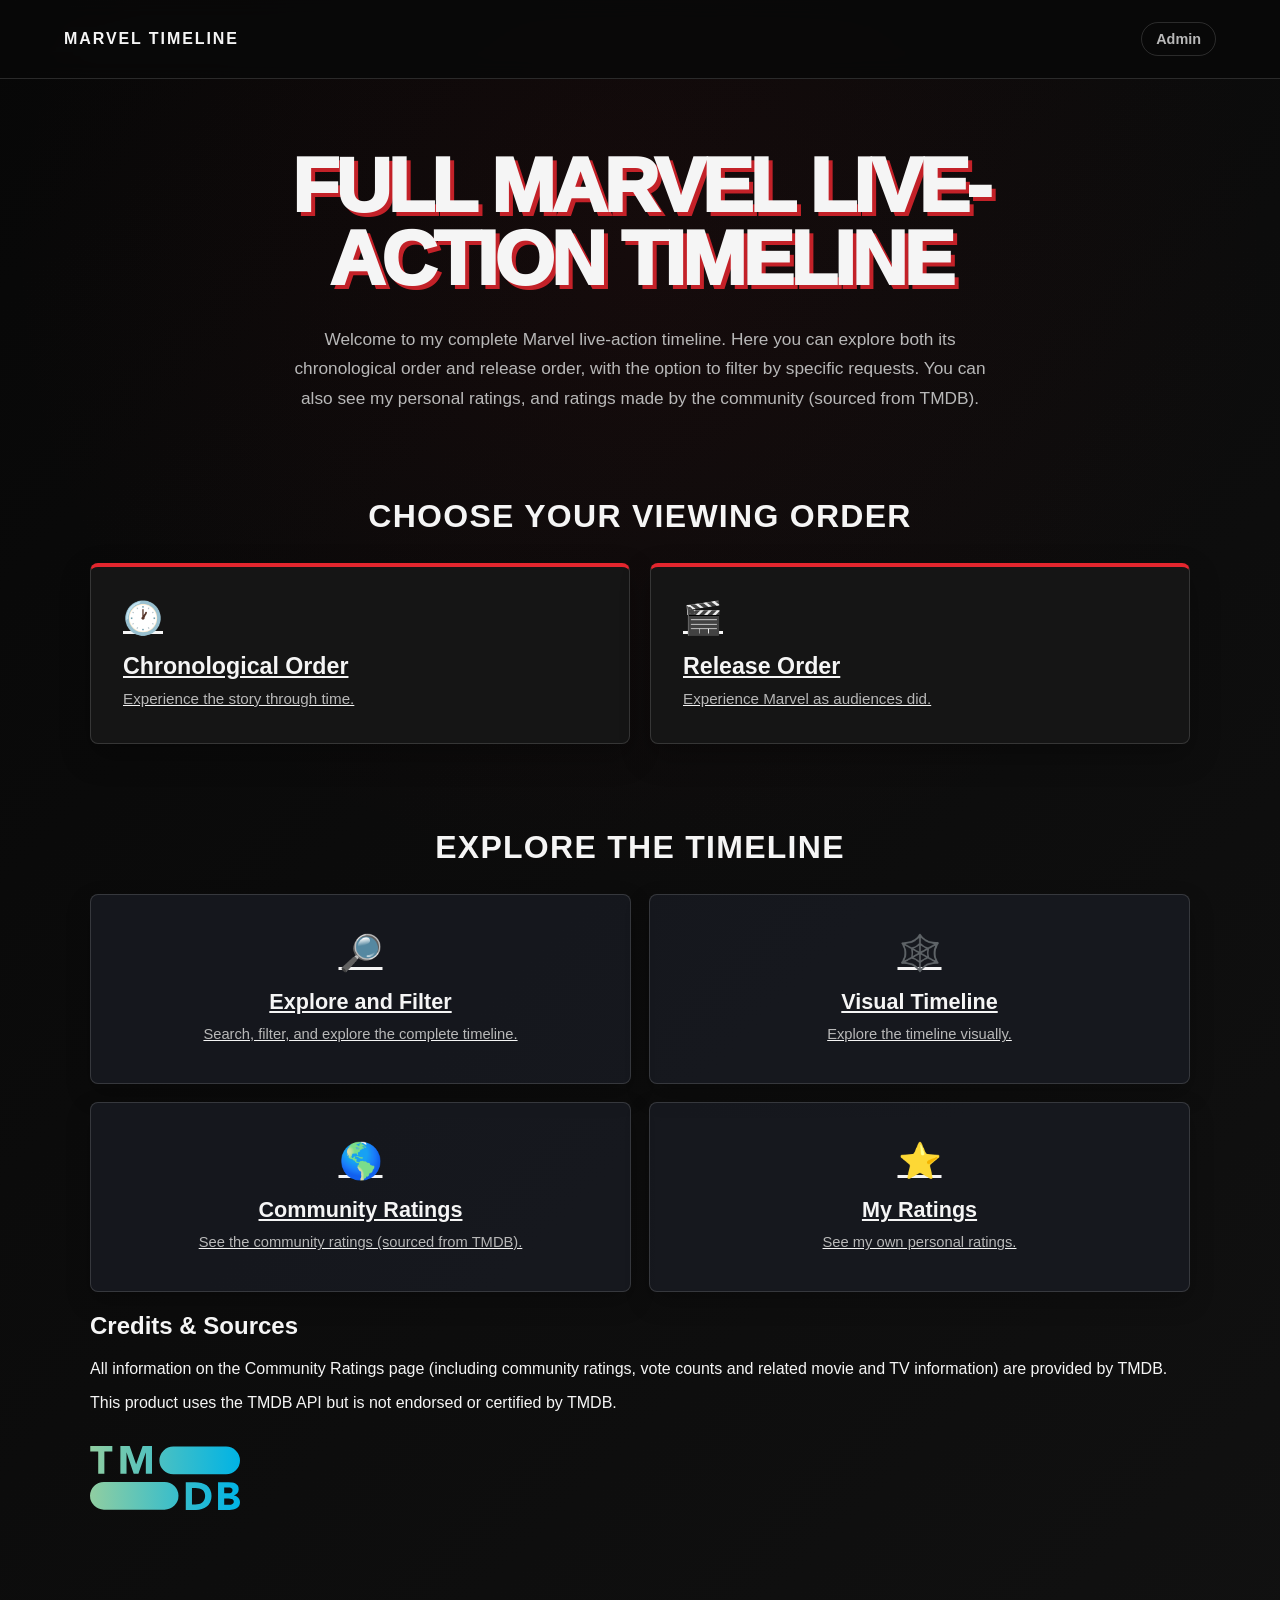
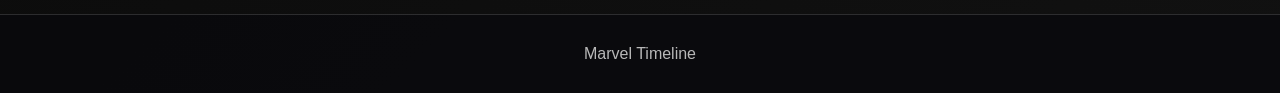
<file: index.html>
<!DOCTYPE html>
<html lang="en">
<head>
    <meta charset="UTF-8">
    <meta name="viewport" content="width=device-width, initial-scale=1.0">

    <link rel="stylesheet" href="styles.css">

    <title>Full Marvel Live-Action Timeline</title>
</head>

<body>

    <header class="site-header">
        <a href="index.html" class="site-logo">
            MARVEL TIMELINE
        </a>

        <a href="#" class="admin-link">
            Admin
        </a>
    </header>


    <main>

        <!-- Landing page introduction -->

        <section class="landing-intro">

            <h1>
                FULL MARVEL LIVE-ACTION TIMELINE
            </h1>

            <p class="intro-text">
                Welcome to my complete Marvel live-action timeline. Here you can explore both its chronological order and release order, with the option to filter by specific requests. You can also see my personal ratings, and ratings made by the community (sourced from TMDB).
            </p>

        </section>


        <!-- Viewing order selection -->

        <section class="order-selection">

            <h2>
                Choose your viewing order
            </h2>

            <div class="order-options">

                <a href="chronological.html" class="order-card">

                    <span class="order-icon">
                        🕐
                    </span>

                    <span class="order-title">
                        Chronological Order
                    </span>

                    <span class="order-description">
                        Experience the story through time.
                    </span>

                </a>


                <a href="release.html" class="order-card">

                    <span class="order-icon">
                        🎬
                    </span>

                    <span class="order-title">
                        Release Order
                    </span>

                    <span class="order-description">
                        Experience Marvel as audiences did.
                    </span>

                </a>

            </div>

        </section>


        <!-- Main sections -->

        <section class="destination-section">

            <h2>
                Explore the timeline
            </h2>


            <div class="destination-grid">

                <a href="full-timeline.html" class="destination-card">

                    <span class="destination-icon">
                        🔎
                    </span>

                    <span class="destination-title">
                        Explore and Filter
                    </span>

                    <span class="destination-description">
                        Search, filter, and explore the complete timeline.
                    </span>

                </a>


                <a
    href="visual-timeline.html"
    class="destination-card"
>

    <span class="destination-icon">
        🕸️
    </span>

    <span class="destination-title">
        Visual Timeline
    </span>

    <span class="destination-description">
        Explore the timeline visually.
    </span>

</a>


                <a
                    href="community-ratings.html"
                    class="destination-card"
                >

                    <span class="destination-icon">
                        🌎
                    </span>

                    <span class="destination-title">
                        Community Ratings
                    </span>

                    <span class="destination-description">
                        See the community ratings (sourced from TMDB).
                    </span>

                </a>


                <a
                    href="my-ratings.html"
                    class="destination-card"
                >

                    <span class="destination-icon">
                        ⭐
                    </span>

                    <span class="destination-title">
                        My Ratings
                    </span>

                    <span class="destination-description">
                        See my own personal ratings.
                    </span>

                </a>

            </div>

        </section>


        <!-- Credits & Sources -->

        <section class="credits-section">

            <h2>
                Credits & Sources
            </h2>

            <div class="credit-item">

                <p>
                    All information on the Community Ratings page (including community ratings, vote counts and related movie and TV information) are provided by TMDB.
                </p>

                <p>
                    This product uses the TMDB API but is not endorsed
                    or certified by TMDB.
                </p>

                <a
    href="https://www.themoviedb.org/"
    target="_blank"
    rel="noopener noreferrer"
    class="tmdb-credit"
    aria-label="Visit The Movie Database"
>
    <img
        src="images/TMDB attribution image.svg"
        alt="TMDB"
    >
</a>

            </div>

        </section>

    </main>


    <footer class="site-footer">

        <p>
            Marvel Timeline
        </p>

    </footer>


    <script src="app.js"></script>

</body>
</html>
</file>
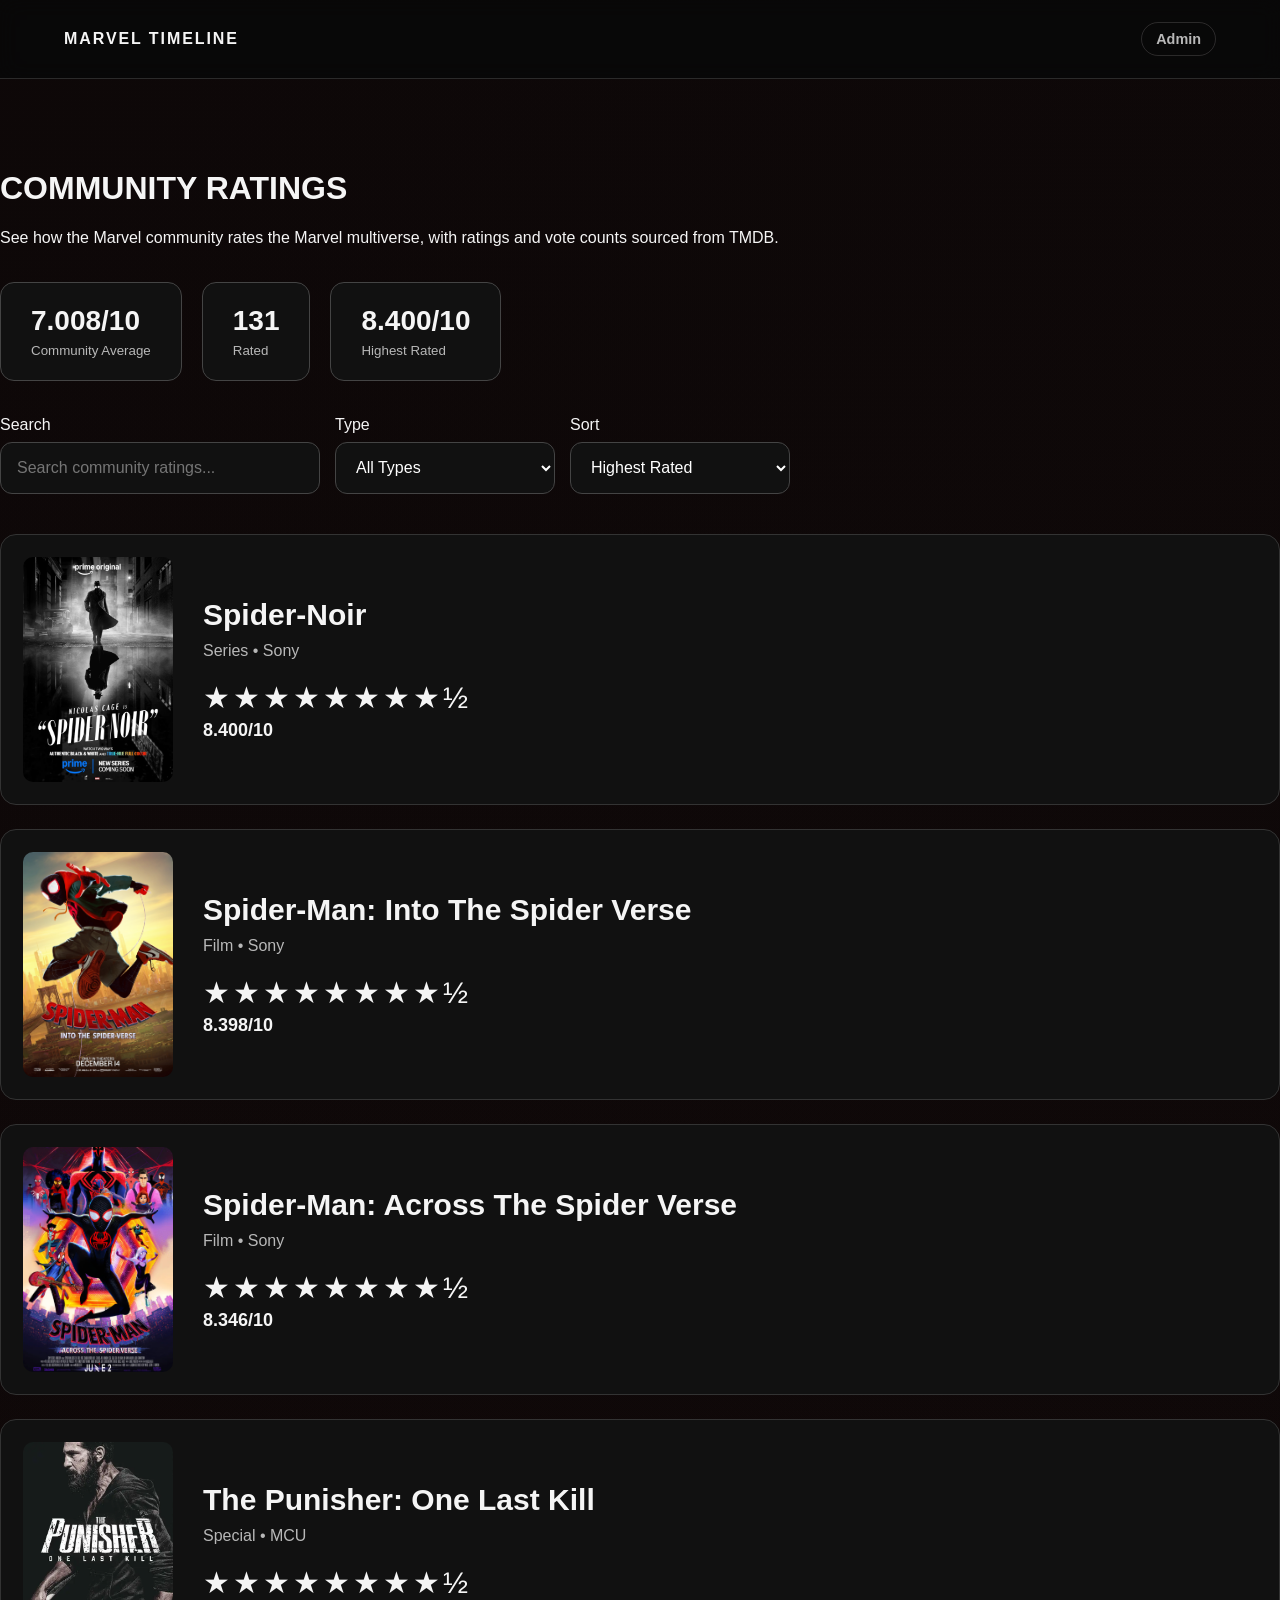
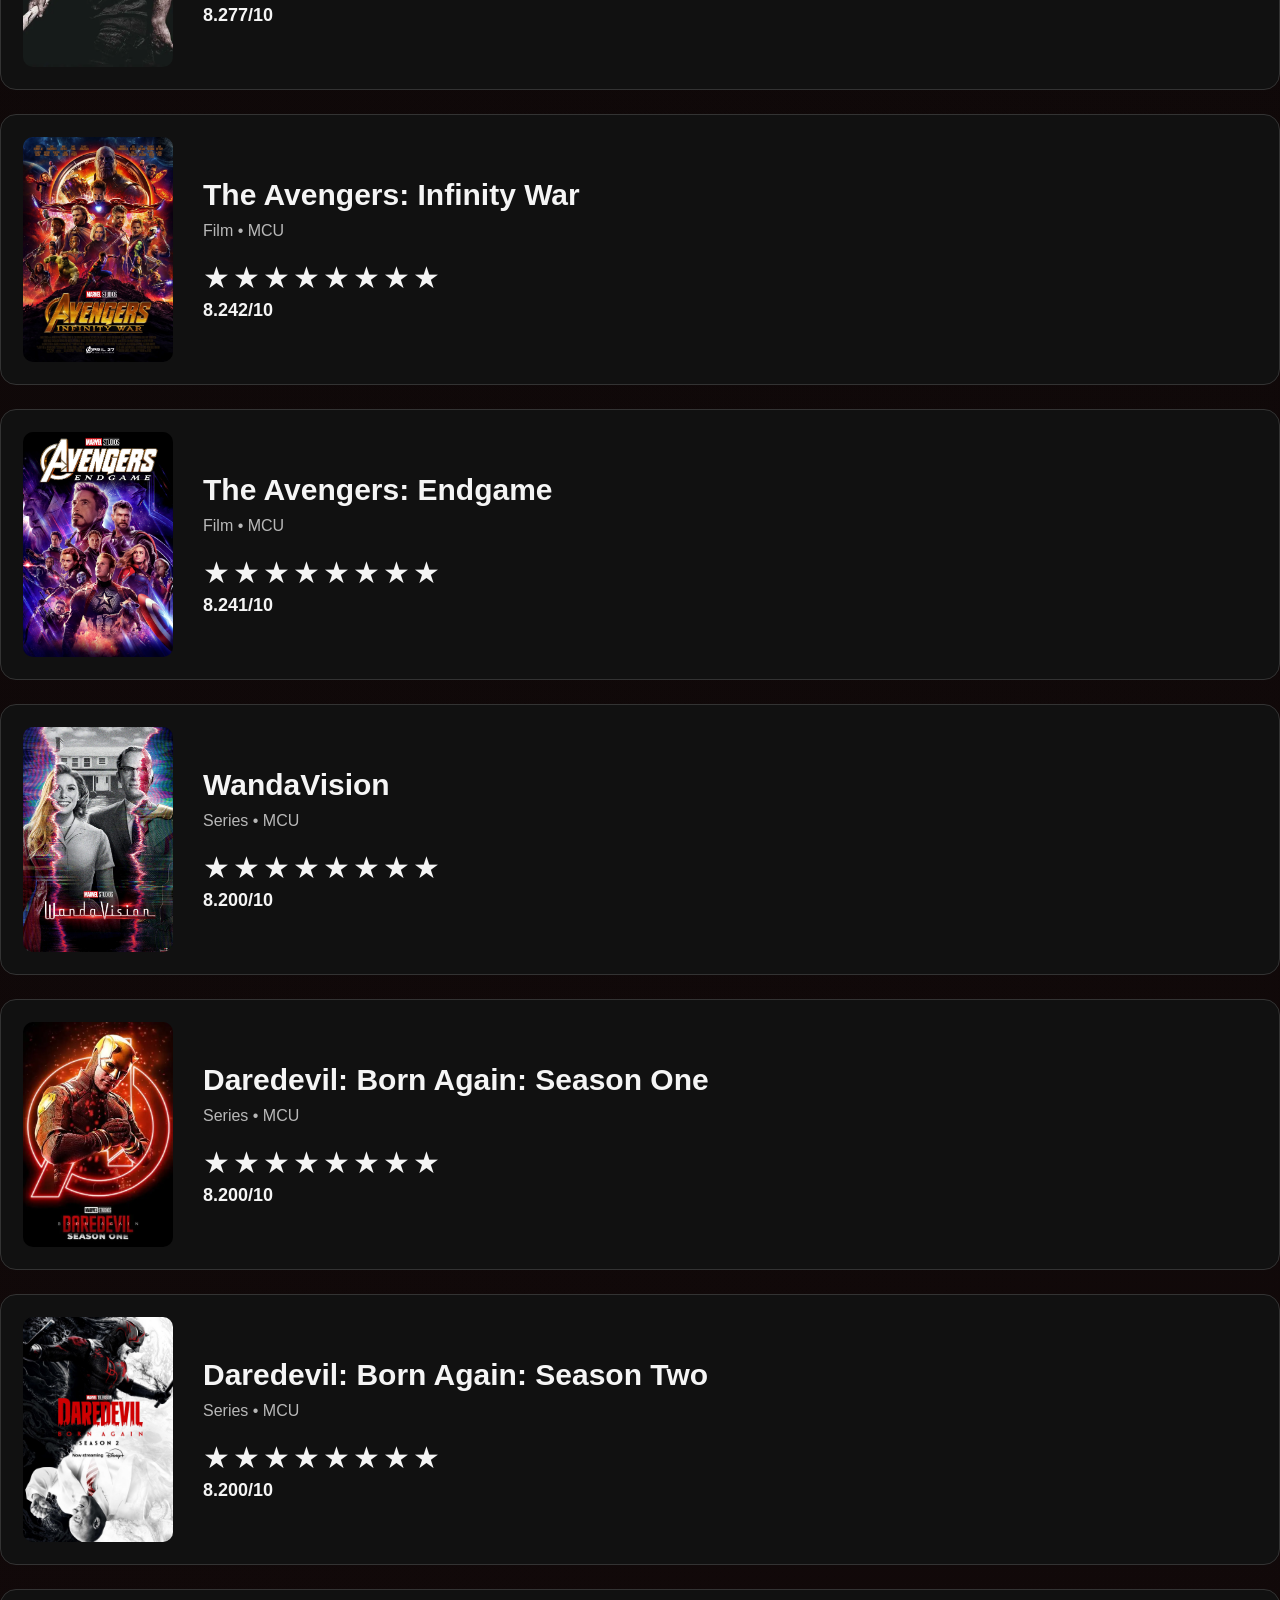
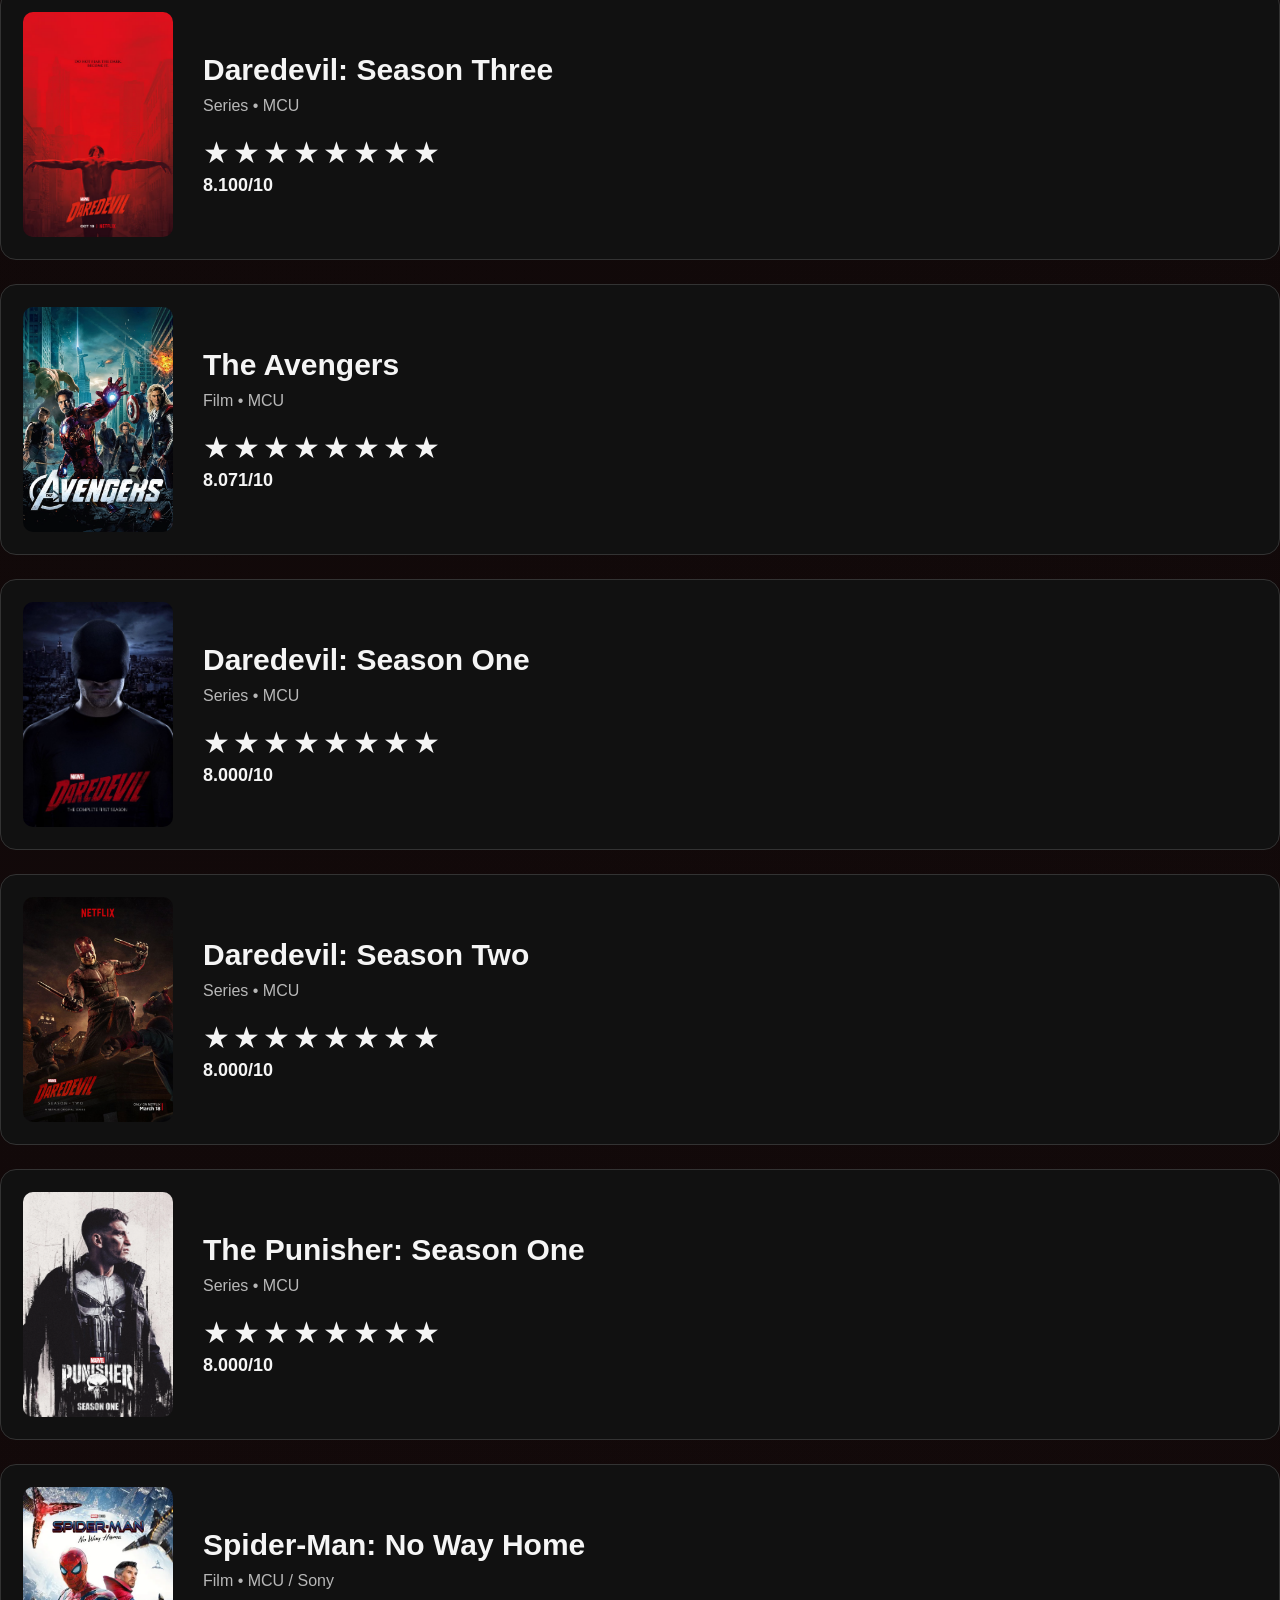
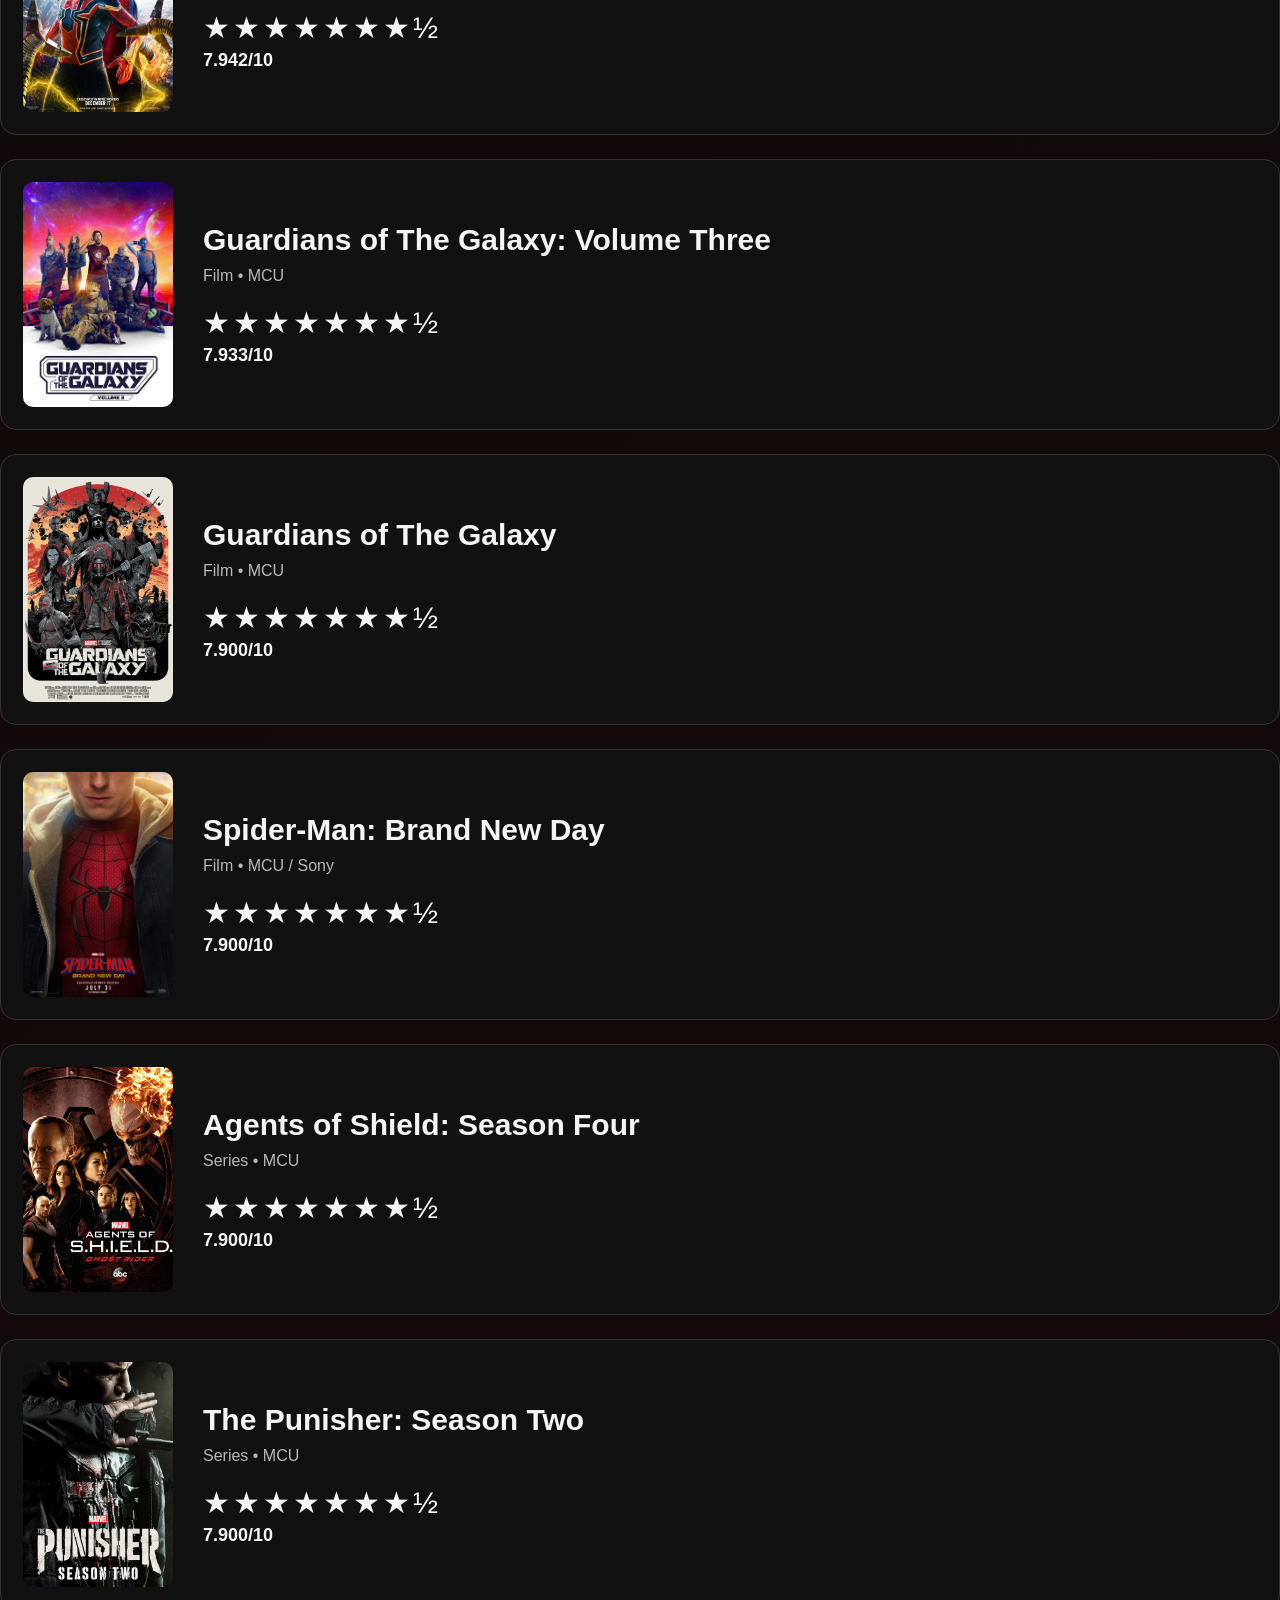
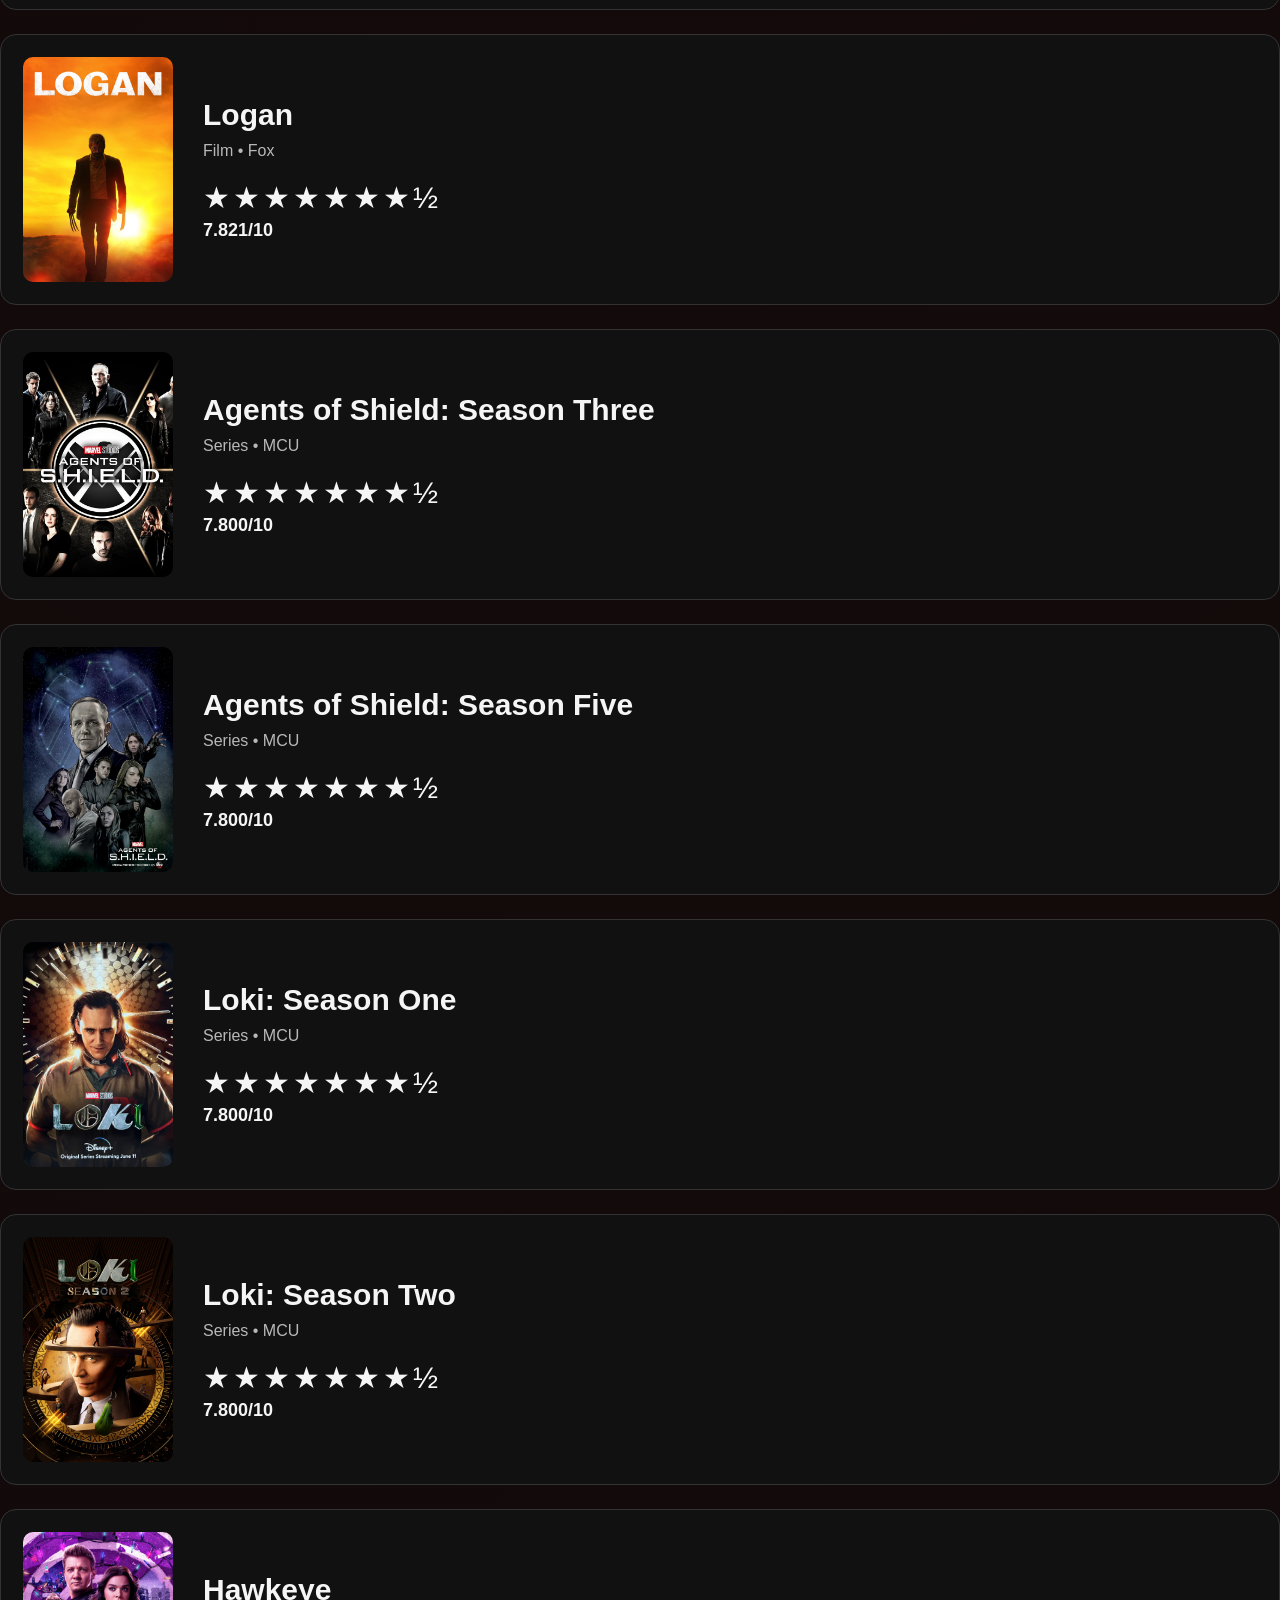
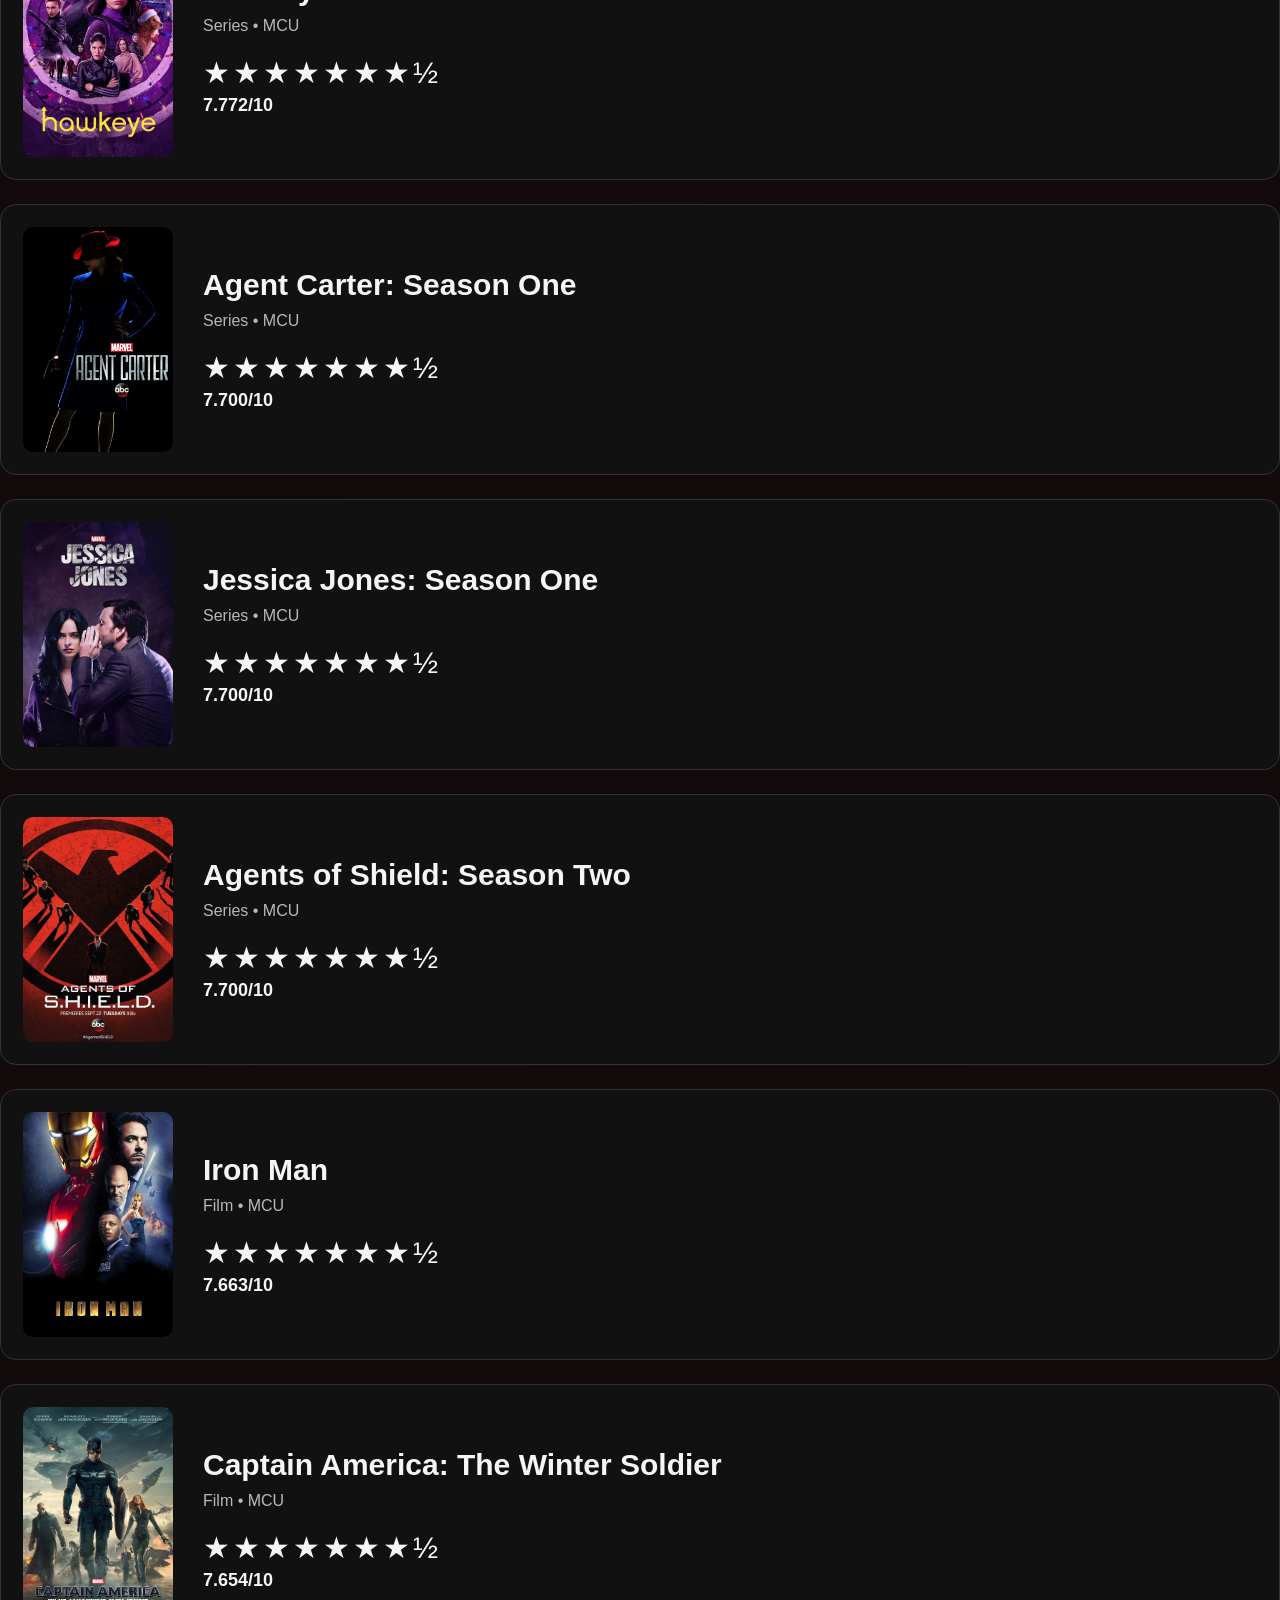
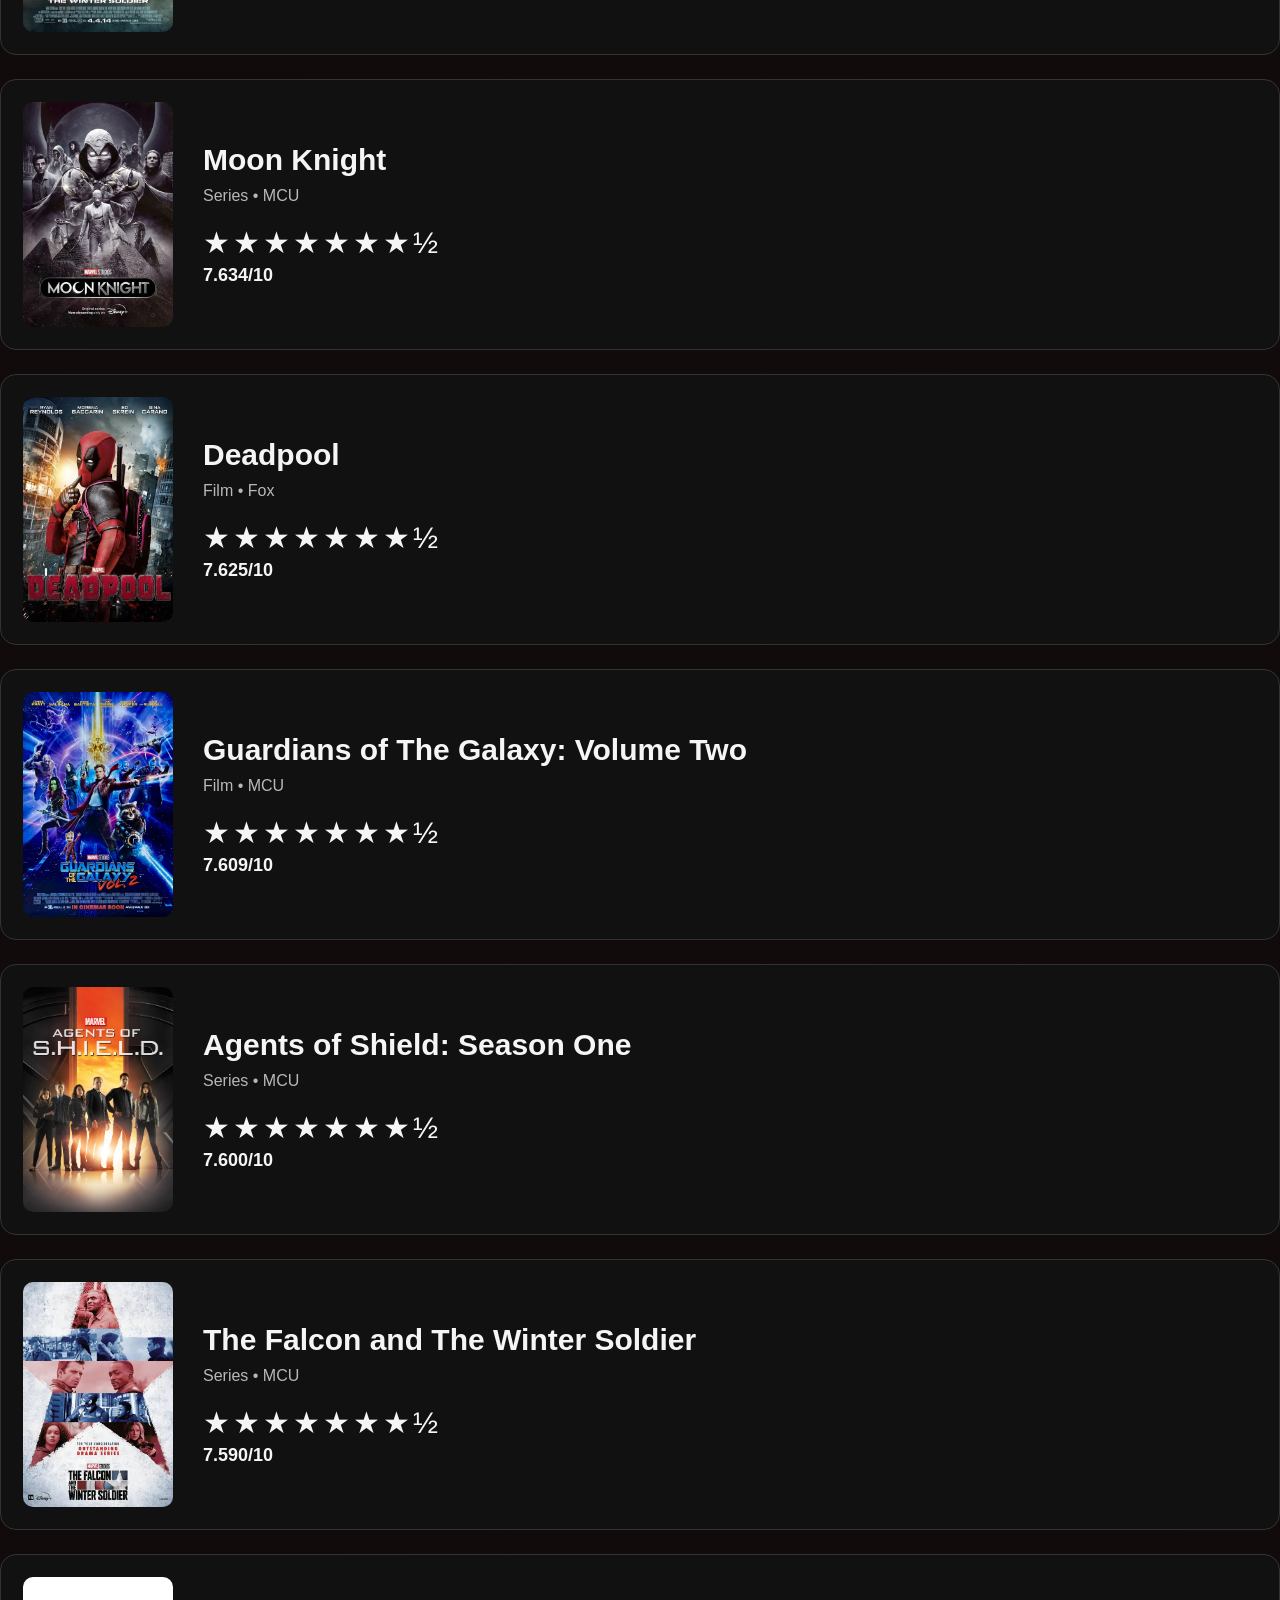
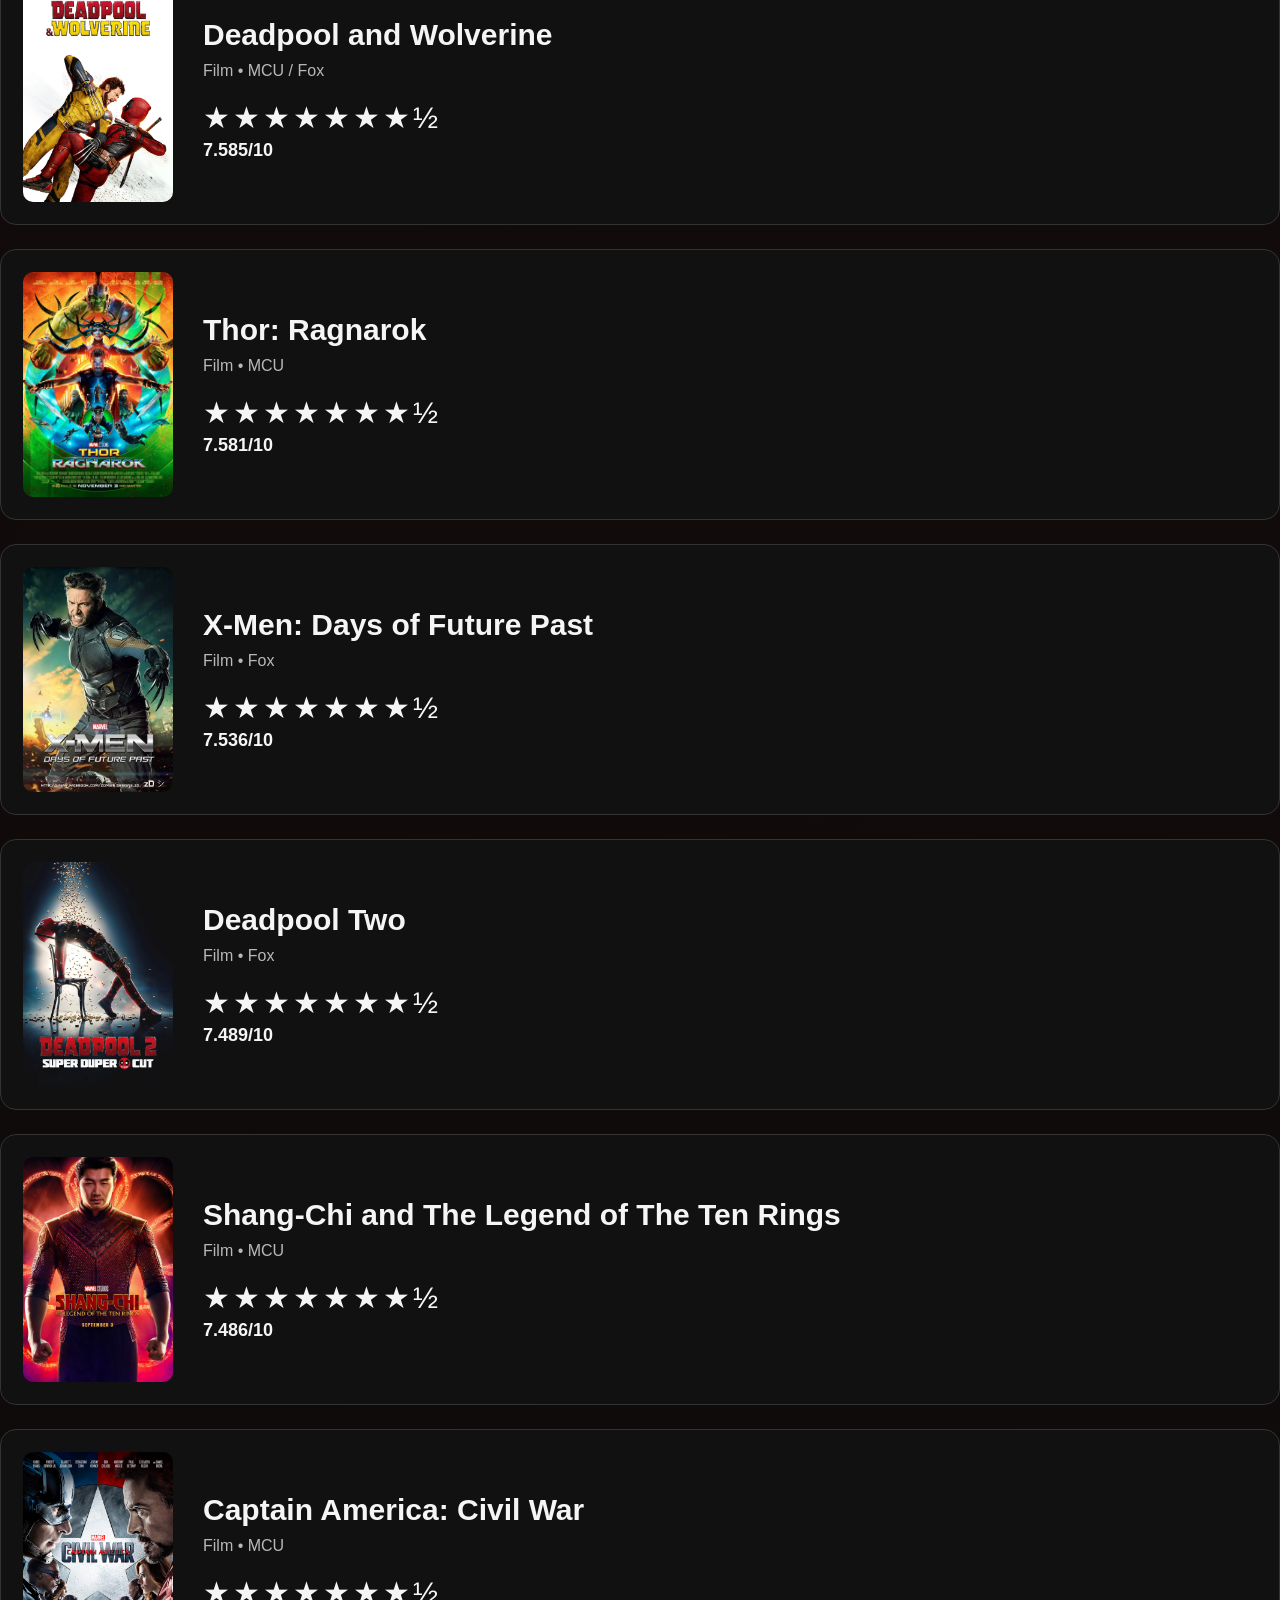
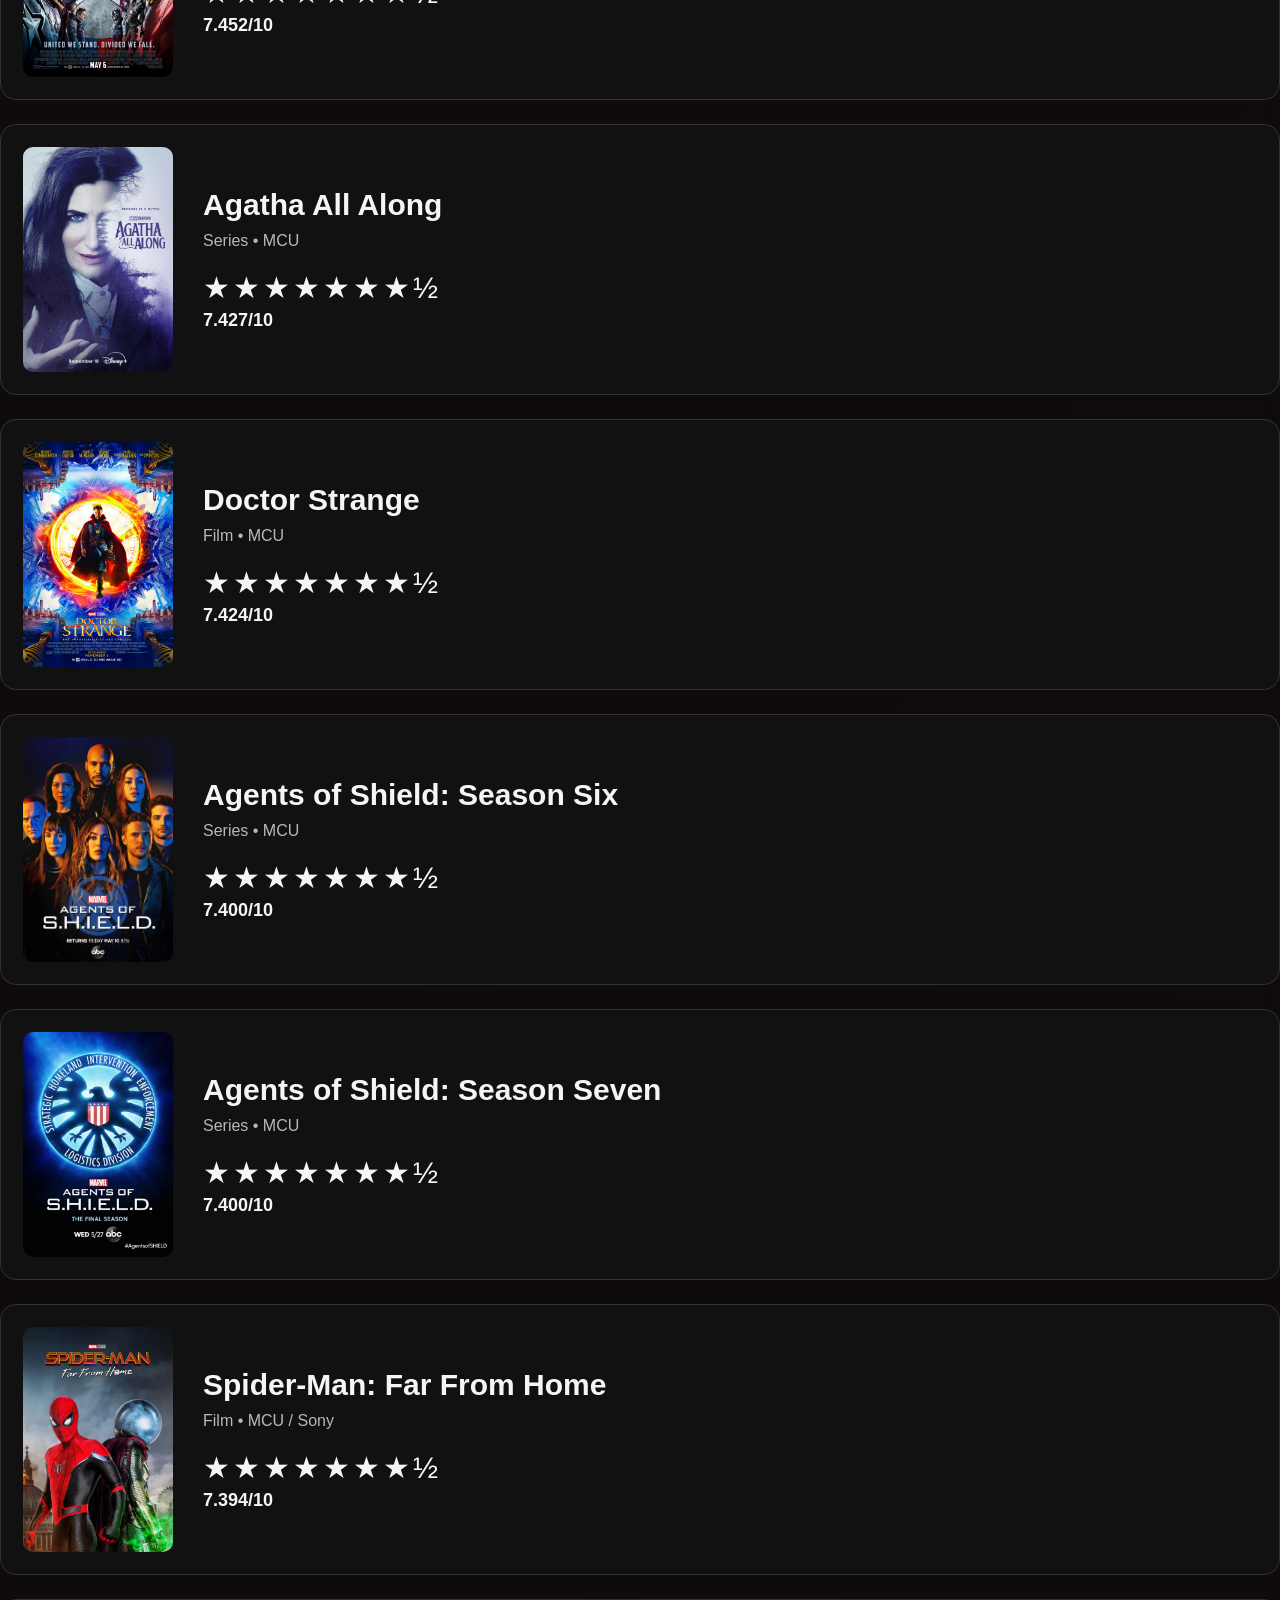
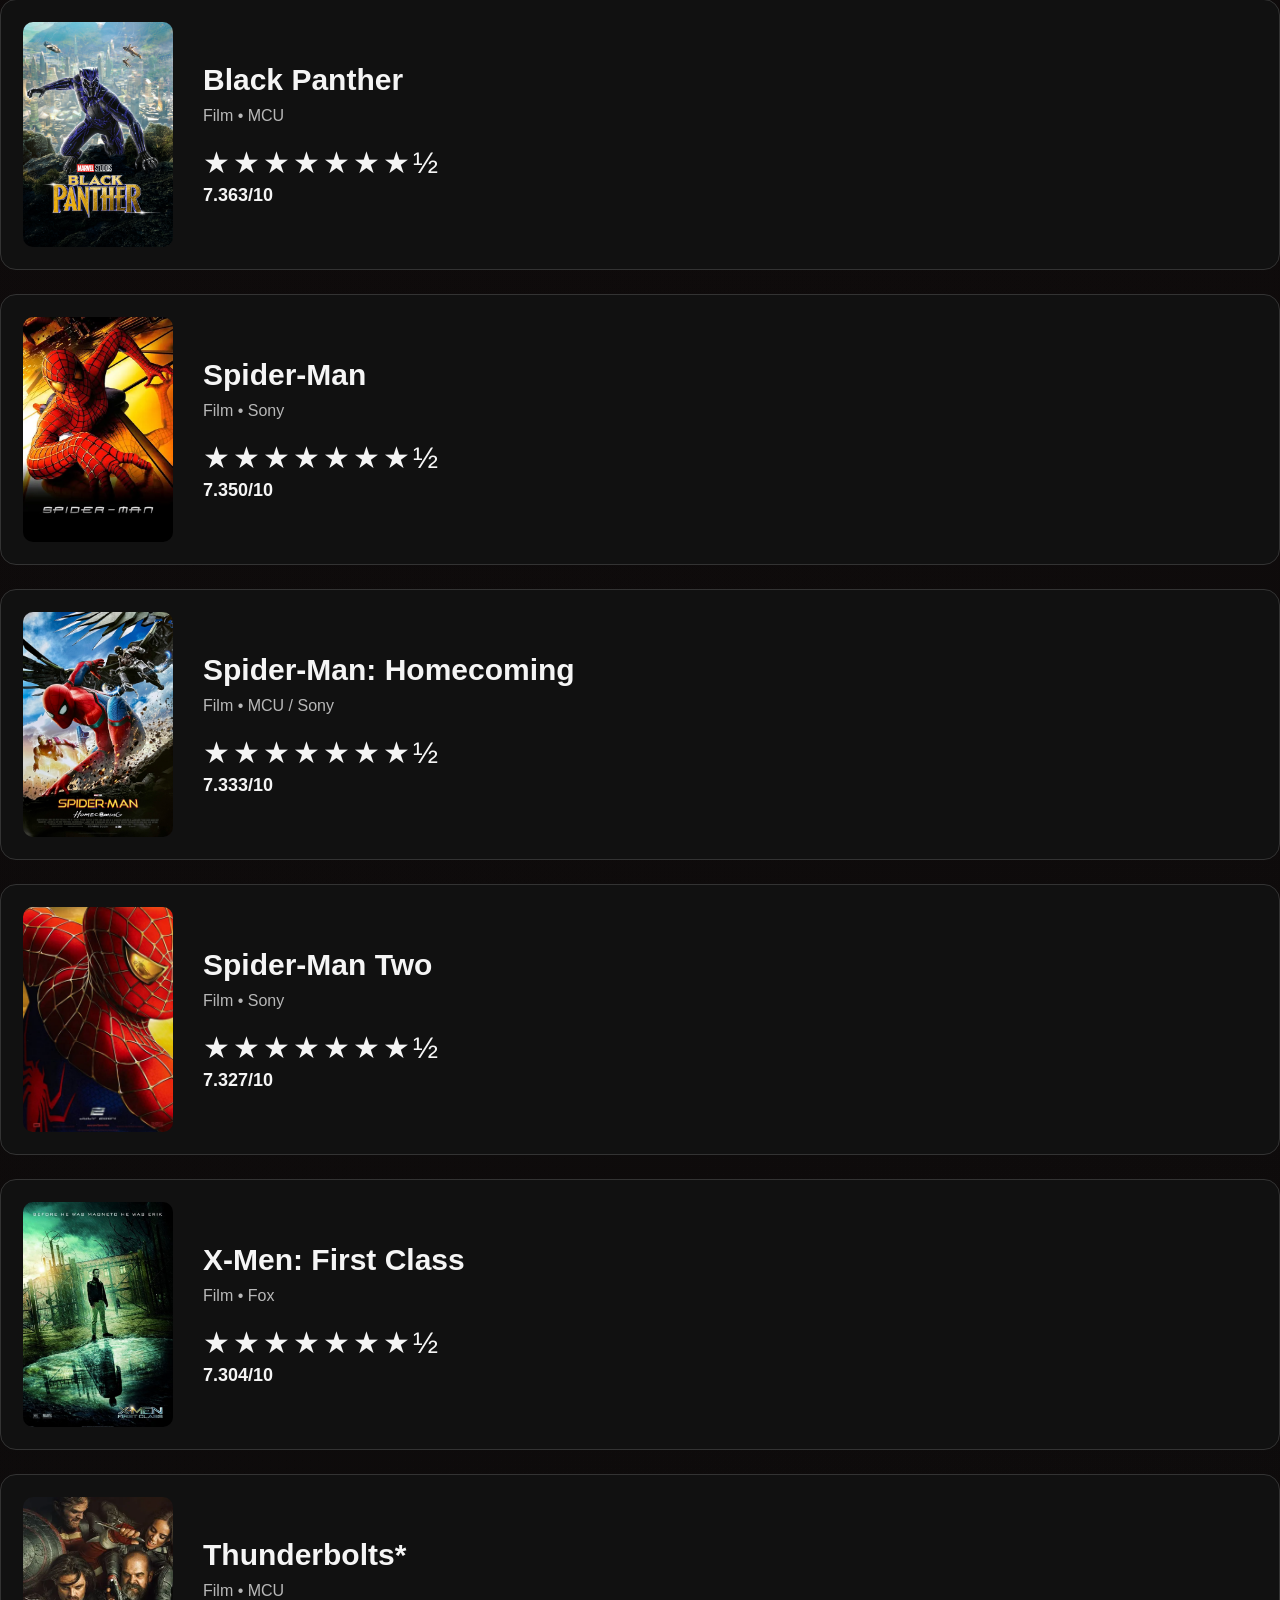
<file: community-ratings.html>
<!DOCTYPE html>
<html lang="en">

<head>
    <meta charset="UTF-8">
    <meta name="viewport" content="width=device-width, initial-scale=1.0">

    <title>Community Ratings | Marvel Live-Action Timeline</title>

    <link rel="stylesheet" href="styles.css">
</head>

<body>

    <header class="site-header">

        <a
            href="index.html"
            class="site-logo"
        >
            MARVEL TIMELINE
        </a>

        <a
            href="#"
            class="admin-link"
        >
            Admin
        </a>

    </header>


    <main class="ratings-page">

        <header class="ratings-header">

            <h1>
                COMMUNITY RATINGS
            </h1>

            <p>
                See how the Marvel community rates the Marvel multiverse, with ratings and vote counts sourced from TMDB.
            </p>

        </header>


        <section class="ratings-summary">

            <div class="rating-stat">
                <span id="community-average-rating">—</span>
                <small>Community Average</small>
            </div>

            <div class="rating-stat">
                <span id="community-rated-count">—</span>
                <small>Rated</small>
            </div>

            <div class="rating-stat">
                <span id="community-highest-rating">—</span>
                <small>Highest Rated</small>
            </div>

        </section>


        <section class="ratings-controls">

            <div class="ratings-search">

                <label for="community-search">
                    Search
                </label>

                <input
                    type="text"
                    id="community-search"
                    placeholder="Search community ratings..."
                >

            </div>


            <div class="ratings-filter">

                <label for="community-type-filter">
                    Type
                </label>

                <select id="community-type-filter">

                    <option value="all">
                        All Types
                    </option>

                    <option value="Film">
                        Film
                    </option>

                    <option value="Series">
                        Series
                    </option>

                    <option value="Special">
                        Special
                    </option>

                    <option value="Short">
                        Short
                    </option>

                </select>

            </div>


            <div class="ratings-sort">

                <label for="community-sort">
                    Sort
                </label>

                <select id="community-sort">

                    <option value="highest">
                        Highest Rated
                    </option>

                    <option value="lowest">
                        Lowest Rated
                    </option>

                    <option value="chronological">
                        Chronological
                    </option>

                    <option value="release">
                        Release Date
                    </option>

                    <option value="az">
                        Title A–Z
                    </option>

                    <option value="za">
                        Title Z–A
                    </option>

                </select>

            </div>

        </section>


        <section
            class="ratings-content"
            id="community-ratings-content"
        ></section>

    </main>


    <script>

        /*
         * COMMUNITY RATINGS
         * -----------------
         * community-ratings.json contains:
         * - title
         * - tmdbTitle
         * - tmdbId
         * - mediaType
         * - season
         * - communityRating
         * - voteCount
         *
         * timeline.json contains:
         * - poster
         * - type
         * - universe
         * - earth
         * - chronologicalYear
         * - releaseYear
         *
         * This page combines the two datasets.
         */


        let communityRatingsData = [];


        /*
         * Convert a rating into a number.
         */

        function getRatingValue(rating) {

            const value = parseFloat(rating);

            return Number.isNaN(value)
                ? null
                : value;

        }


        /*
         * Create a 10-star display.
         *
         * Example:
         * 8.2 = ★★★★★★★★½
         */

        function createStars(rating) {

            const value = getRatingValue(rating);

            if (value === null) {
                return '—';
            }


            const fullStars =
                Math.floor(value);


            const hasHalfStar =
                value % 1 >= 0.25;


            let stars =
                '★'.repeat(
                    Math.min(fullStars, 10)
                );


            if (
                hasHalfStar &&
                fullStars < 10
            ) {

                stars += '½';

            }


            return stars;

        }


        /*
         * Normalise titles so small differences don't
         * prevent timeline data from matching.
         */

        function normaliseTitle(title) {

            if (!title) {
                return '';
            }


            return title

                .toLowerCase()

                .replace(/…/g, '...')

                .replace(/[’‘']/g, '')

                .replace(/[–—-]/g, ' ')

                .replace(/[^a-z0-9\s]/g, ' ')

                .replace(/\s+/g, ' ')

                .trim();

        }


        /*
         * Find the matching timeline item.
         *
         * Most entries match directly by title.
         *
         * A few Marvel titles have slightly different
         * punctuation/naming between the datasets, so
         * normalise both sides before comparing.
         */

        function findTimelineItem(
            communityItem,
            timelineData
        ) {

            const communityTitle =
                normaliseTitle(
                    communityItem.title
                );


            /*
             * First try an exact normalised title.
             */

            const exactMatch =
                timelineData.find(
                    timelineItem =>
                        normaliseTitle(
                            timelineItem.title
                        ) === communityTitle
                );


            if (exactMatch) {
                return exactMatch;
            }


            /*
             * Handle common naming differences.
             */

            const aliases = {

                'the avengers endgame':
                    'avengers endgame',

                'the avengers infinity war':
                    'avengers infinity war',

                'what if':
                    'what if',

                'ant man and the wasp quantum mania':
                    'ant man and the wasp quantumania',

                'guardians of the galaxy holiday special':
                    'the guardians of the galaxy holiday special'

            };


            const alias =
                aliases[communityTitle];


            if (alias) {

                const aliasMatch =
                    timelineData.find(
                        timelineItem =>
                            normaliseTitle(
                                timelineItem.title
                            ) === alias
                    );


                if (aliasMatch) {
                    return aliasMatch;
                }

            }


            /*
             * If no exact match exists, compare the
             * important words in the title.
             */

            const communityWords =
                communityTitle
                    .split(' ')
                    .filter(word => word.length > 2);


            let bestMatch = null;
            let bestScore = 0;


            timelineData.forEach(
                timelineItem => {

                    const timelineTitle =
                        normaliseTitle(
                            timelineItem.title
                        );


                    const timelineWords =
                        timelineTitle
                            .split(' ')
                            .filter(
                                word =>
                                    word.length > 2
                            );


                    if (
                        communityWords.length === 0 ||
                        timelineWords.length === 0
                    ) {
                        return;
                    }


                    let matches = 0;


                    communityWords.forEach(
                        word => {

                            if (
                                timelineWords.includes(
                                    word
                                )
                            ) {

                                matches++;

                            }

                        }
                    );


                    const score =
                        matches /
                        Math.max(
                            communityWords.length,
                            timelineWords.length
                        );


                    if (score > bestScore) {

                        bestScore = score;
                        bestMatch = timelineItem;

                    }

                }
            );


            /*
             * Only accept a fuzzy match when it is
             * reasonably strong.
             */

            if (bestScore >= 0.75) {
                return bestMatch;
            }


            return null;

        }


        /*
         * Render the rating cards.
         */

        function renderCommunityRatings(data) {

            const container =
                document.getElementById(
                    'community-ratings-content'
                );


            container.innerHTML = '';


            if (data.length === 0) {

                const empty =
                    document.createElement('p');


                empty.textContent =
                    'No community ratings found.';


                empty.className =
                    'ratings-empty';


                container.appendChild(empty);

                return;

            }


            data.forEach(item => {

                const card =
                    document.createElement(
                        'article'
                    );


                card.className =
                    'rating-card';


                /*
                 * Poster
                 */

                const poster =
                    document.createElement('img');


                if (item.poster) {

                    poster.src =
                        item.poster;

                } else {

                    poster.alt =
                        `${item.title} poster`;

                }


                poster.alt =
                    `${item.title} poster`;


                poster.className =
                    'rating-poster';


                /*
                 * If an image fails, don't leave
                 * a broken-image icon hanging around.
                 */

                poster.onerror = function () {

                    this.style.visibility =
                        'hidden';

                };


                /*
                 * Details container
                 */

                const details =
                    document.createElement('div');


                details.className =
                    'rating-details';


                /*
                 * Title
                 */

                const title =
                    document.createElement('h2');


                title.textContent =
                    item.title;


                /*
                 * Metadata
                 */

                const metadata =
                    document.createElement('p');


                const type =
                    Array.isArray(item.type)
                        ? item.type.join(' / ')
                        : (
                            item.type ||
                            'Unknown'
                        );


                const universe =
                    Array.isArray(item.universe)
                        ? item.universe.join(' / ')
                        : (
                            item.universe ||
                            'Unknown'
                        );


                metadata.textContent =
                    `${type} • ${universe}`;


                /*
                 * Rating container
                 */

                const rating =
                    document.createElement('div');


                rating.className =
                    'rating-display';


                /*
                 * Stars
                 */

                const stars =
                    document.createElement('span');


                stars.className =
                    'rating-stars';


                stars.textContent =
                    createStars(
                        item.communityRating
                    );


                /*
                 * Numeric rating
                 */

                const number =
                    document.createElement('span');


                number.className =
                    'rating-number';


                const value =
                    getRatingValue(
                        item.communityRating
                    );


                number.textContent =
                    value === null
                        ? 'No Rating'
                        : `${value.toFixed(3)}/10`;


                /*
                 * Assemble rating.
                 */

                rating.appendChild(stars);

                rating.appendChild(number);


                /*
                 * Assemble details.
                 */

                details.appendChild(title);

                details.appendChild(metadata);

                details.appendChild(rating);


                /*
                 * Assemble card.
                 */

                card.appendChild(poster);

                card.appendChild(details);


                container.appendChild(card);

            });

        }


        /*
         * Update the summary statistics.
         */

        function updateCommunitySummary(data) {

            const rated =
                data

                    .map(
                        item =>
                            getRatingValue(
                                item.communityRating
                            )
                    )

                    .filter(
                        value =>
                            value !== null
                    );


            const average =
                rated.length

                    ? rated.reduce(
                        (sum, value) =>
                            sum + value,
                        0
                    ) / rated.length

                    : null;


            const highest =
                rated.length

                    ? Math.max(...rated)

                    : null;


            /*
             * Average
             */

            document
                .getElementById(
                    'community-average-rating'
                )
                .textContent =
                    average === null
                        ? '—'
                        : `${average.toFixed(3)}/10`;


            /*
             * Number rated
             */

            document
                .getElementById(
                    'community-rated-count'
                )
                .textContent =
                    rated.length;


            /*
             * Highest rating
             */

            document
                .getElementById(
                    'community-highest-rating'
                )
                .textContent =
                    highest === null
                        ? '—'
                        : `${highest.toFixed(3)}/10`;

        }


        /*
         * Convert chronological values into
         * something sortable.
         */

        function chronologicalValue(value) {

            if (!value) {
                return Number.MAX_SAFE_INTEGER;
            }


            const text =
                String(value);


            /*
             * Extract the first four-digit year.
             *
             * Examples:
             * "2004" -> 2004
             * "Early 2000s" -> 2000
             * "1970s" -> 1970
             */

            const match =
                text.match(
                    /\b(1[0-9]{3}|2[0-9]{3})\b/
                );


            if (match) {
                return Number(match[1]);
            }


            const decadeMatch =
                text.match(
                    /\b(1[0-9]{3}|2[0-9]{3})s\b/
                );


            if (decadeMatch) {
                return Number(
                    decadeMatch[1]
                );
            }


            return Number.MAX_SAFE_INTEGER;

        }


        /*
         * Apply search, type filtering and sorting.
         */

        function applyCommunityFilters() {

            const searchInput =
                document.getElementById(
                    'community-search'
                );


            const typeFilter =
                document.getElementById(
                    'community-type-filter'
                );


            const sortSelect =
                document.getElementById(
                    'community-sort'
                );


            const searchTerm =
                searchInput.value
                    .toLowerCase()
                    .trim();


            const selectedType =
                typeFilter.value;


            const selectedSort =
                sortSelect.value;


            /*
             * Filter.
             */

            let filteredData =
                communityRatingsData.filter(
                    item => {

                        const matchesSearch =
                            item.title
                                .toLowerCase()
                                .includes(
                                    searchTerm
                                );


                        const itemType =
                            Array.isArray(item.type)
                                ? item.type
                                : [item.type];


                        const matchesType =
                            selectedType === 'all'
                                ? true
                                : itemType.includes(
                                    selectedType
                                );


                        return (
                            matchesSearch &&
                            matchesType
                        );

                    }
                );


            /*
             * Sort.
             */

            filteredData.sort(
                (a, b) => {

                    const ratingA =
                        getRatingValue(
                            a.communityRating
                        );


                    const ratingB =
                        getRatingValue(
                            b.communityRating
                        );


                    /*
                     * Highest
                     */

                    if (
                        selectedSort ===
                        'highest'
                    ) {

                        return (
                            (ratingB ?? -1) -
                            (ratingA ?? -1)
                        );

                    }


                    /*
                     * Lowest
                     */

                    if (
                        selectedSort ===
                        'lowest'
                    ) {

                        return (
                            (ratingA ?? 999) -
                            (ratingB ?? 999)
                        );

                    }


                    /*
                     * Chronological
                     */

                    if (
    selectedSort ===
    'chronological'
) {

    return (
        (a.timelineNumber ?? 999999) -
        (b.timelineNumber ?? 999999)
    );

}


                    /*
                     * Release Date
                     */

                    if (
                        selectedSort ===
                        'release'
                    ) {

                        const dateA =
                            Date.parse(
                                a.releaseYear
                            );


                        const dateB =
                            Date.parse(
                                b.releaseYear
                            );


                        const safeA =
                            Number.isNaN(dateA)
                                ? Number.MAX_SAFE_INTEGER
                                : dateA;


                        const safeB =
                            Number.isNaN(dateB)
                                ? Number.MAX_SAFE_INTEGER
                                : dateB;


                        return safeA - safeB;

                    }


                    /*
                     * Title A-Z
                     */

                    if (
                        selectedSort ===
                        'az'
                    ) {

                        return a.title.localeCompare(
                            b.title
                        );

                    }


                    /*
                     * Title Z-A
                     */

                    if (
                        selectedSort ===
                        'za'
                    ) {

                        return b.title.localeCompare(
                            a.title
                        );

                    }


                    return 0;

                }
            );


            renderCommunityRatings(
                filteredData
            );

        }


        /*
         * Load BOTH datasets and combine them.
         */

        function loadCommunityRatings() {

            Promise.all([

                fetch(
                    'community-ratings.json'
                ),

                fetch(
                    'timeline.json'
                )

            ])

                .then(responses => {

                    responses.forEach(
                        response => {

                            if (!response.ok) {

                                throw new Error(
                                    `Failed to load ${response.url}`
                                );

                            }

                        }
                    );


                    return Promise.all(
                        responses.map(
                            response =>
                                response.json()
                        )
                    );

                })


                .then(
                    ([communityData, timelineData]) => {

                        /*
                         * Match each community rating
                         * with its corresponding timeline
                         * entry.
                         */

                        communityRatingsData =
                            communityData.map(
                                communityItem => {

                                    const timelineItem =
                                        findTimelineItem(
                                            communityItem,
                                            timelineData
                                        );


                                    /*
                                     * If a match exists,
                                     * merge the timeline
                                     * information into the
                                     * community rating.
                                     */

                                    if (
                                        timelineItem
                                    ) {

                                        return {

    ...communityItem,

    poster:
        timelineItem.poster,

    type:
        timelineItem.type,

    universe:
        timelineItem.universe,

    earth:
        timelineItem.earth,

    chronologicalYear:
        timelineItem.chronologicalYear,

    releaseYear:
        timelineItem.releaseYear,

    timelineNumber:
        timelineItem.number

};

                                    }


                                    /*
                                     * Keep the community
                                     * entry even if no
                                     * timeline match exists.
                                     */

                                    console.warn(
                                        'No timeline match for:',
                                        communityItem.title
                                    );


                                    return communityItem;

                                }
                            );


                        /*
                         * Update page.
                         */

                        updateCommunitySummary(
                            communityRatingsData
                        );


                        applyCommunityFilters();

                    }
                )


                .catch(error => {

                    console.error(
                        'Community ratings loading failed:',
                        error
                    );


                    const container =
                        document.getElementById(
                            'community-ratings-content'
                        );


                    container.innerHTML = '';


                    const errorMessage =
                        document.createElement('p');


                    errorMessage.className =
                        'ratings-empty';


                    errorMessage.textContent =
                        'Unable to load community ratings.';


                    container.appendChild(
                        errorMessage
                    );

                });

        }


        /*
         * Search listener.
         */

        document
            .getElementById(
                'community-search'
            )
            .addEventListener(
                'input',
                applyCommunityFilters
            );


        /*
         * Type filter listener.
         */

        document
            .getElementById(
                'community-type-filter'
            )
            .addEventListener(
                'change',
                applyCommunityFilters
            );


        /*
         * Sort listener.
         */

        document
            .getElementById(
                'community-sort'
            )
            .addEventListener(
                'change',
                applyCommunityFilters
            );


        /*
         * Start loading.
         */

        loadCommunityRatings();

    </script>

</body>

</html>
</file>
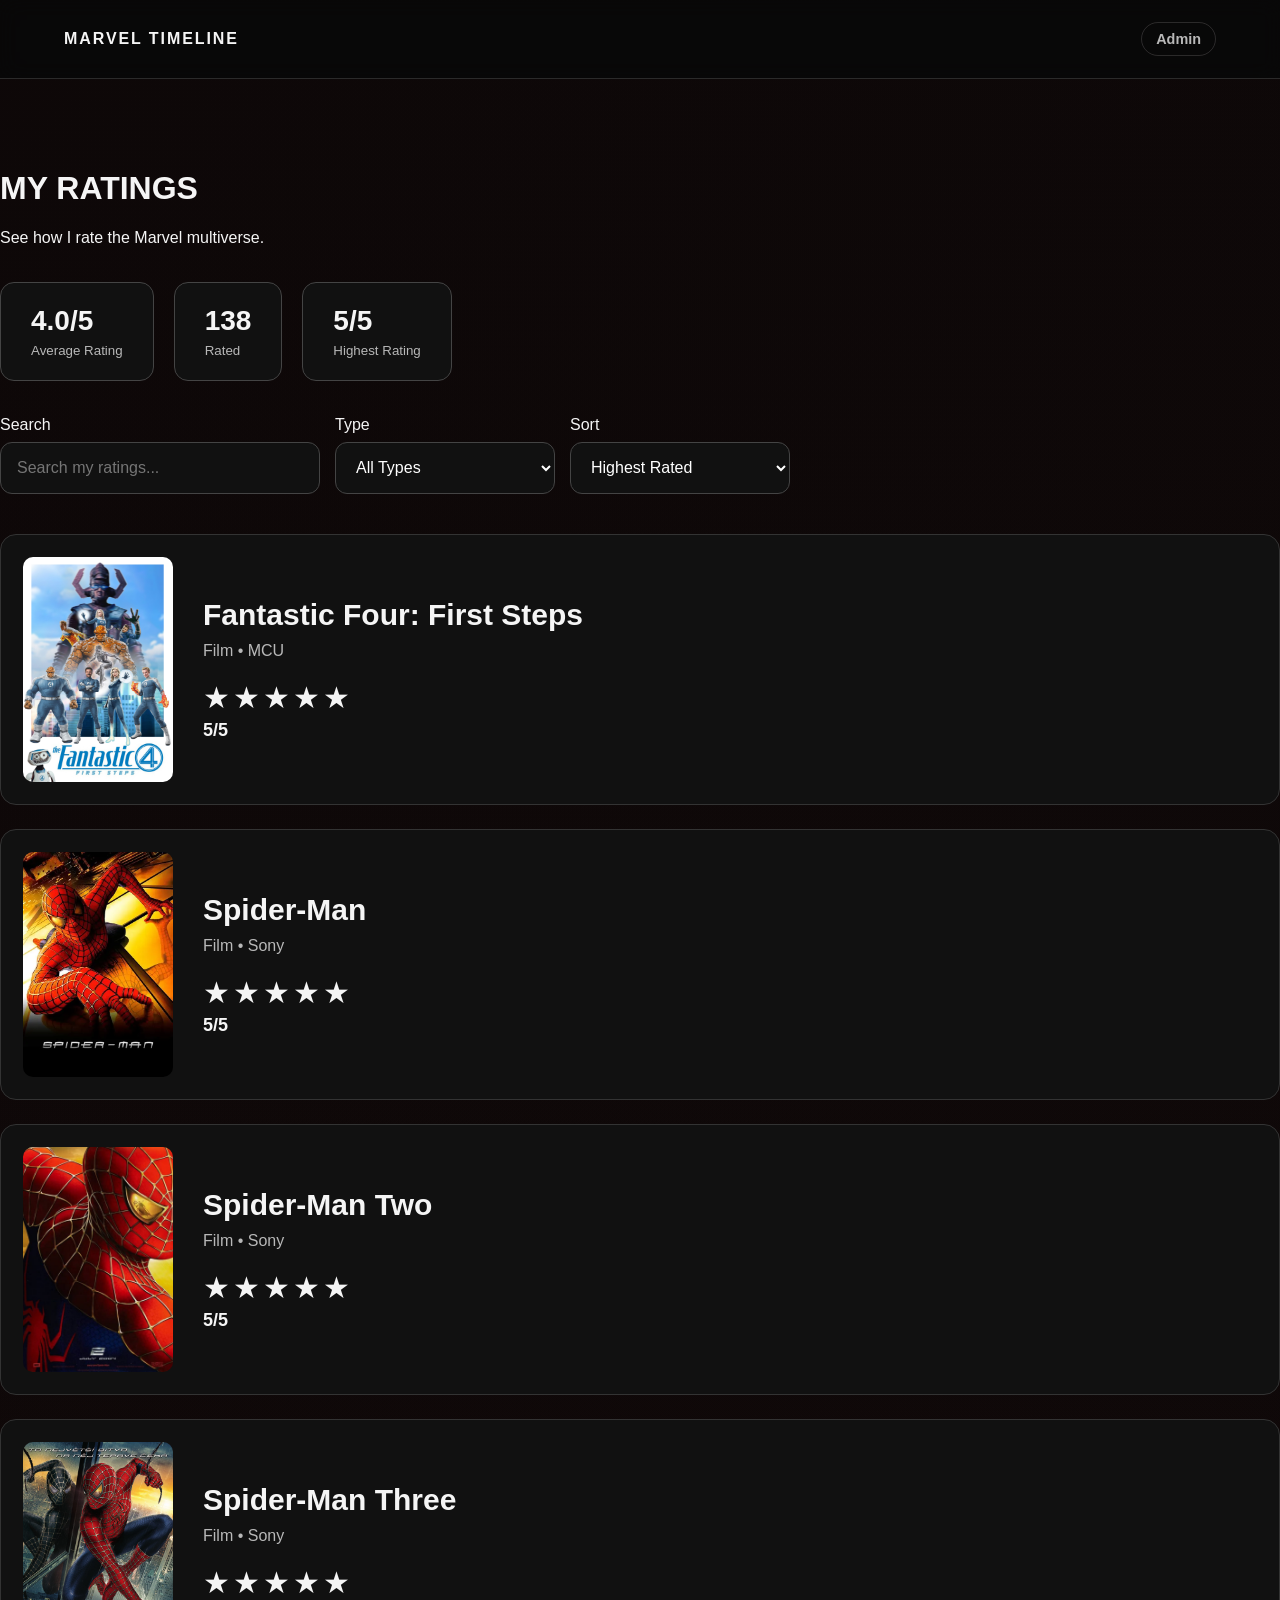
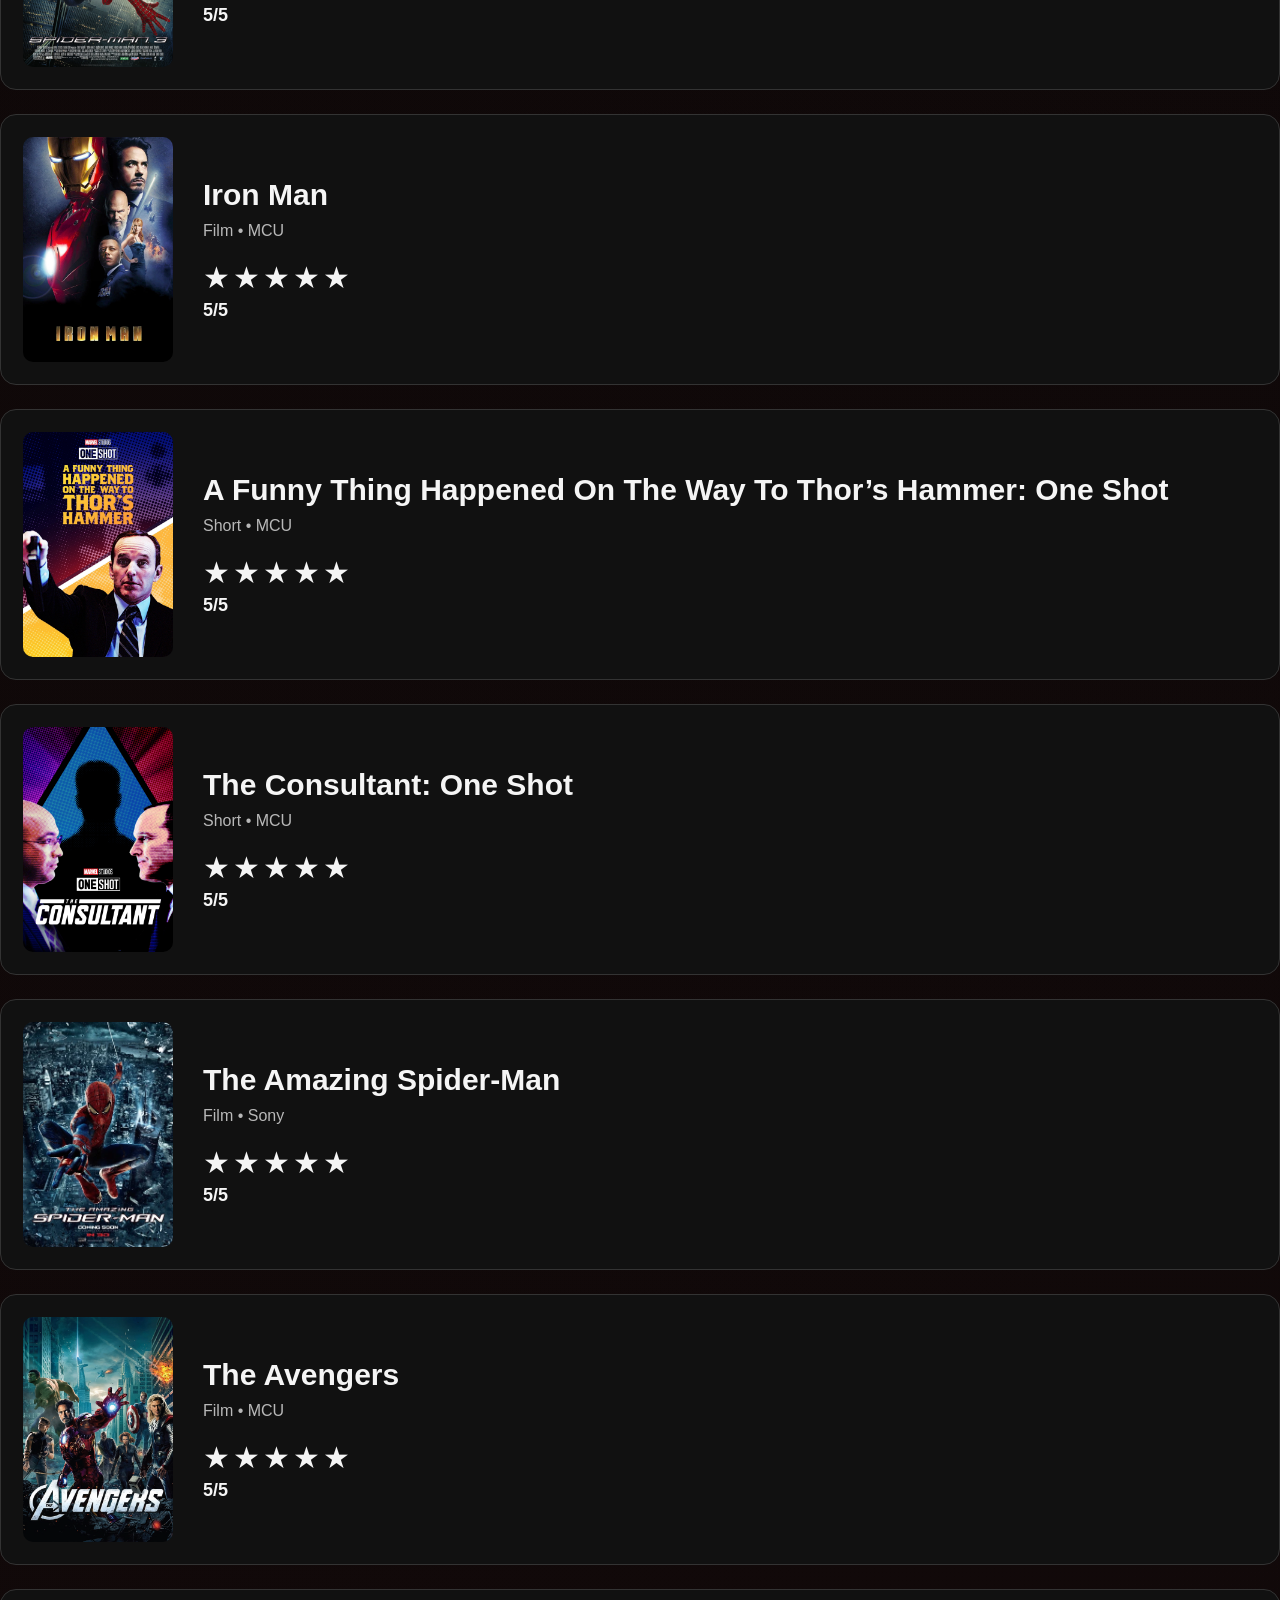
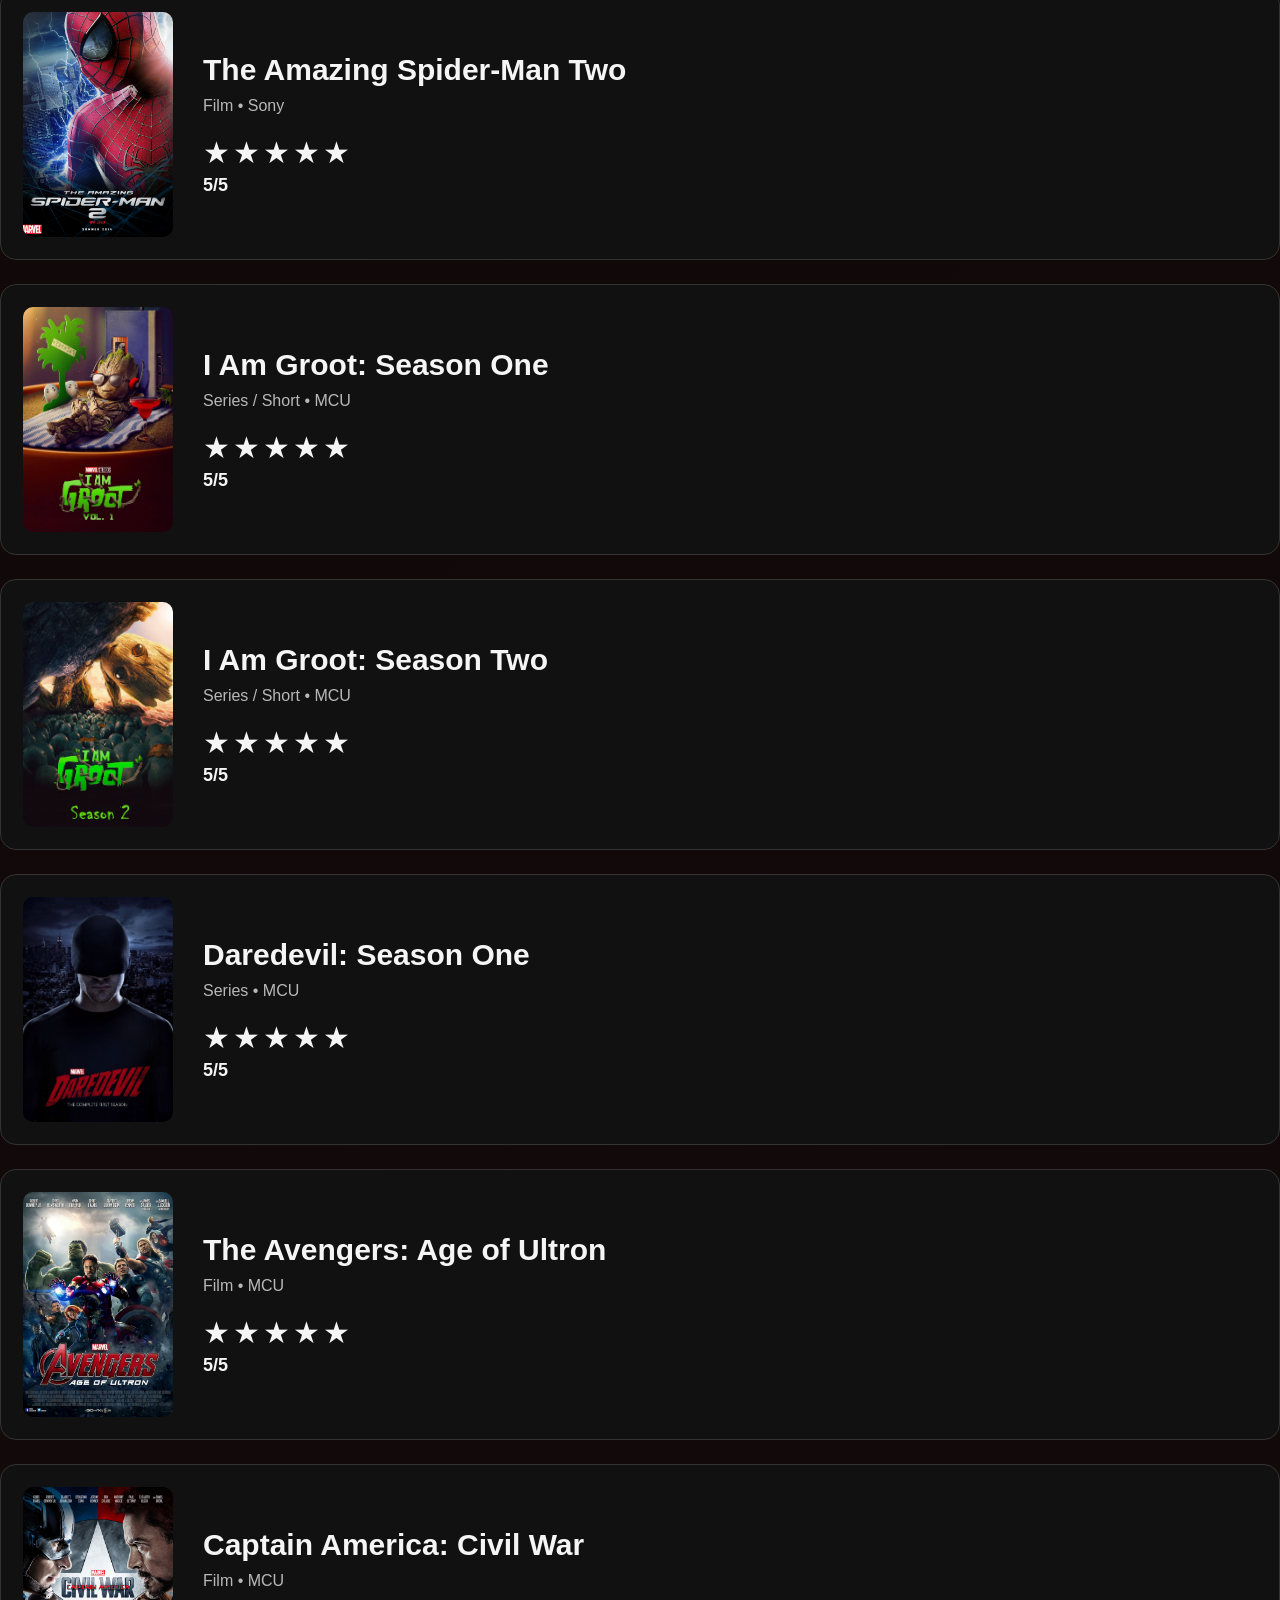
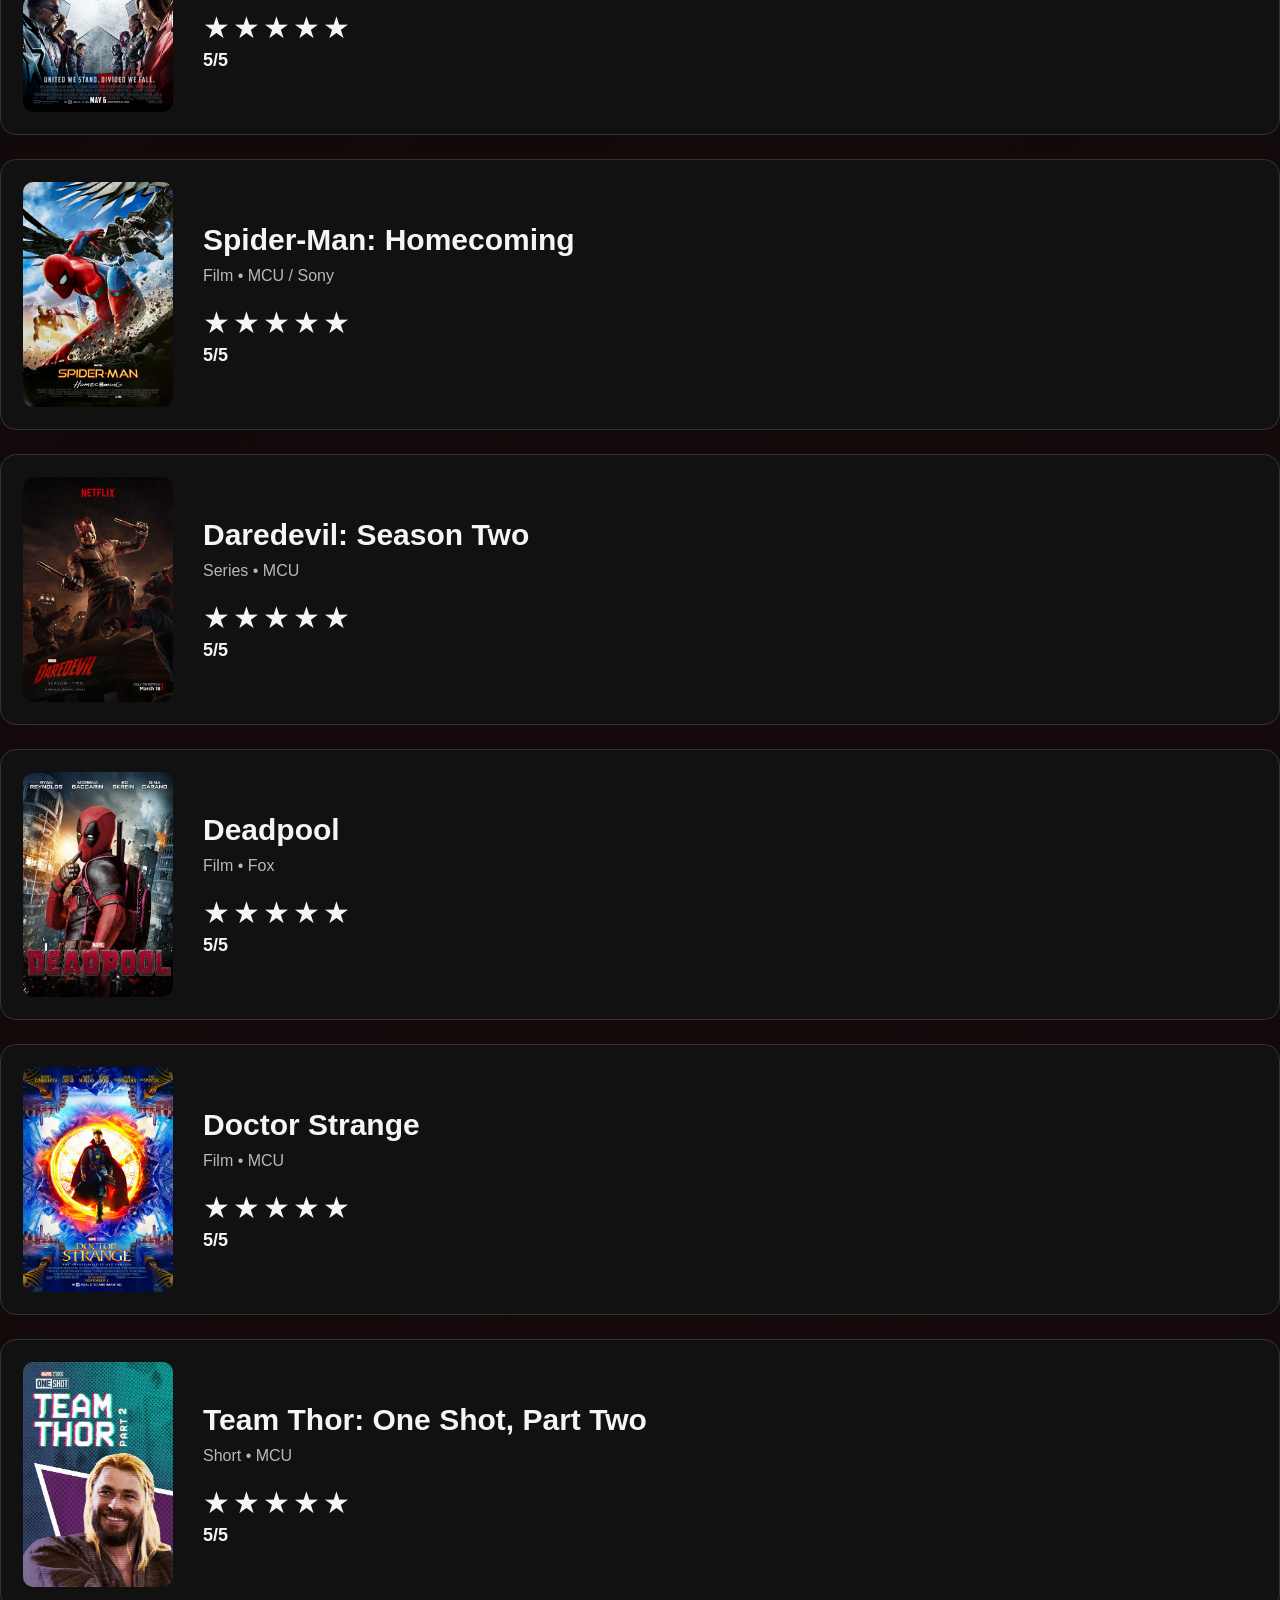
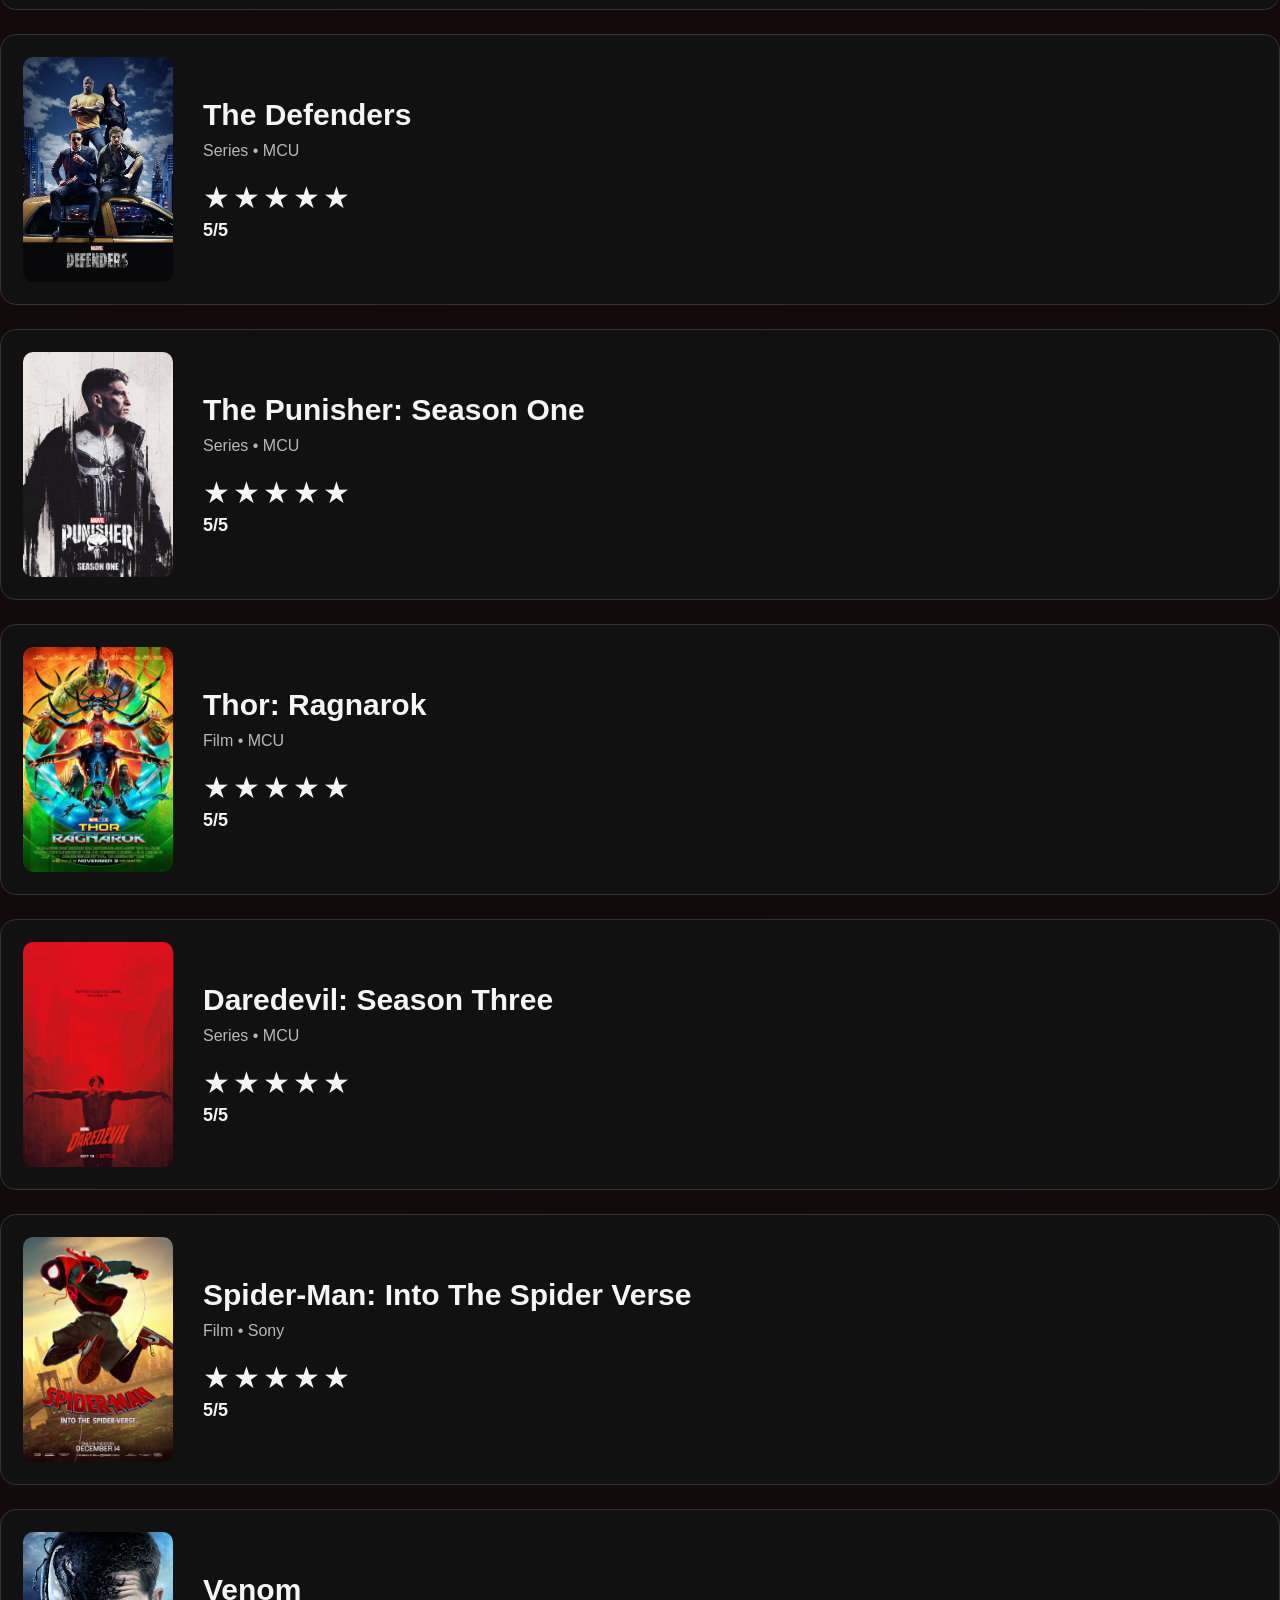
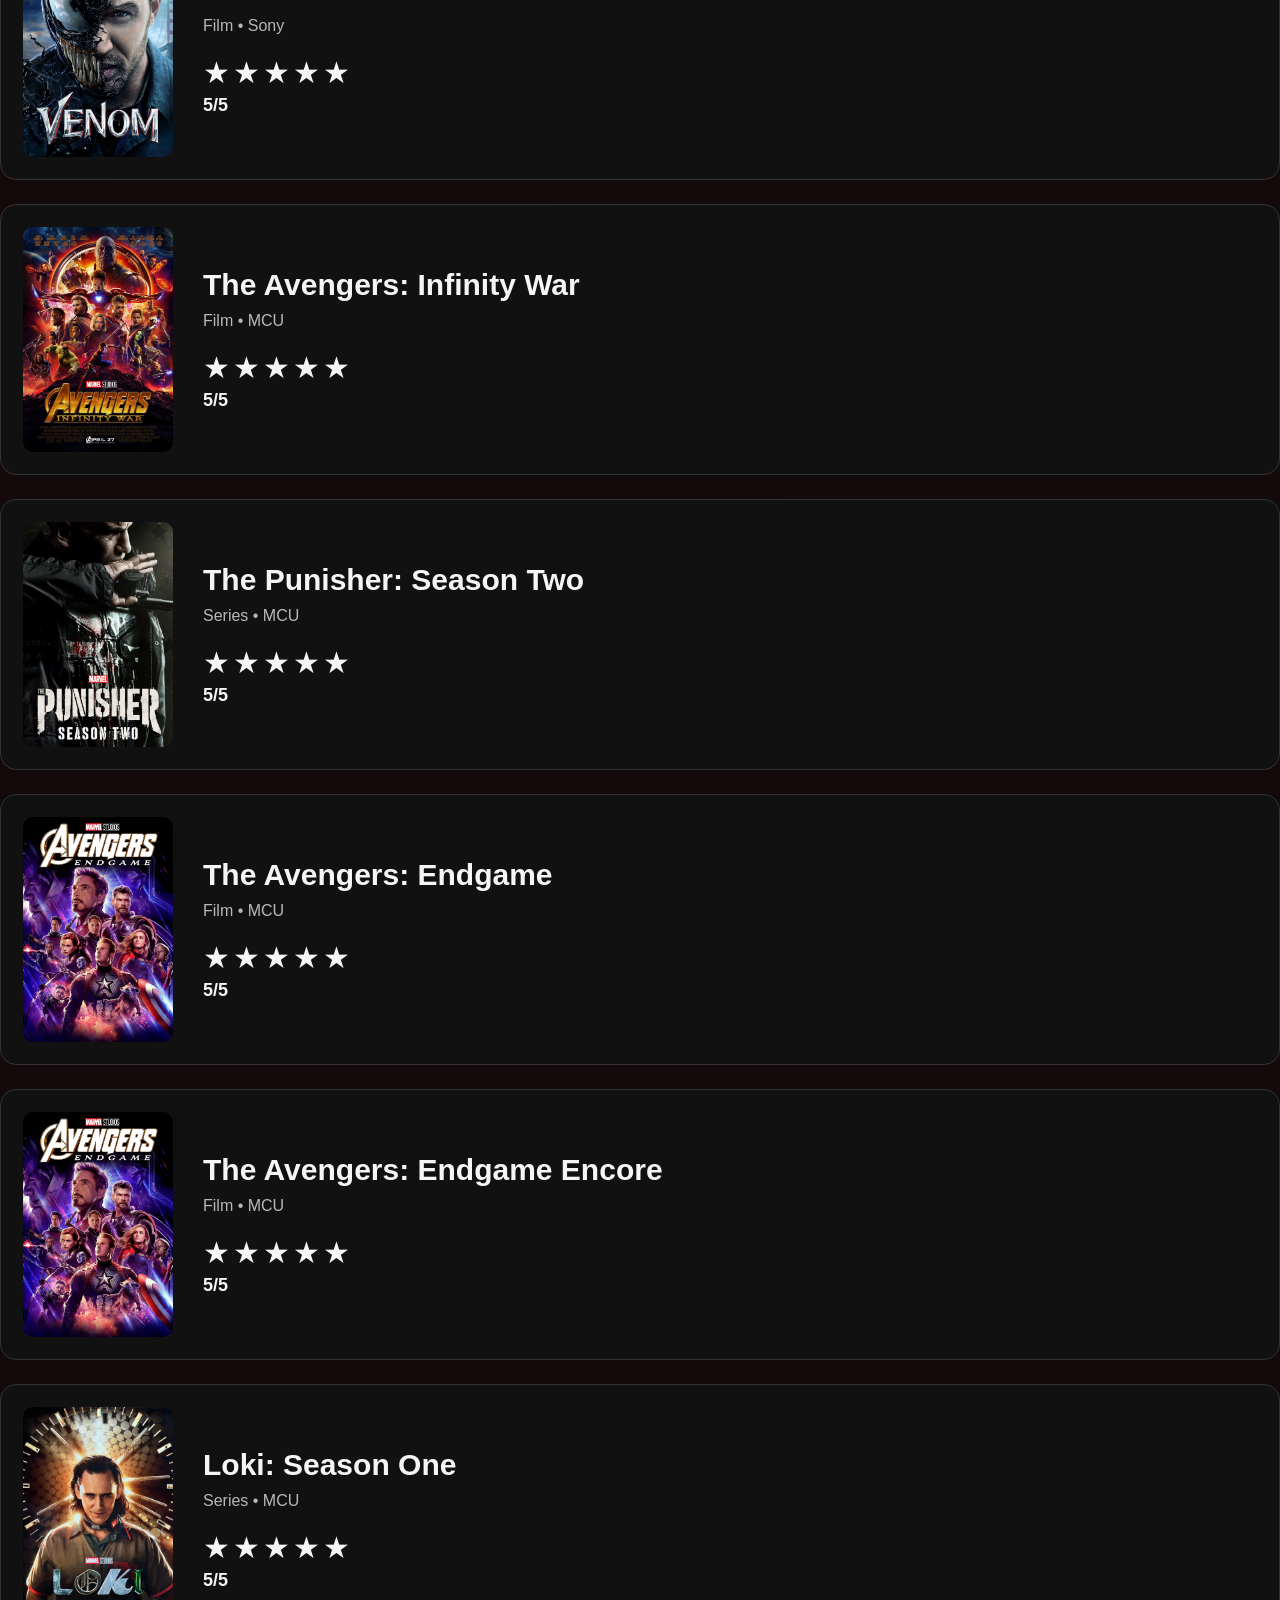
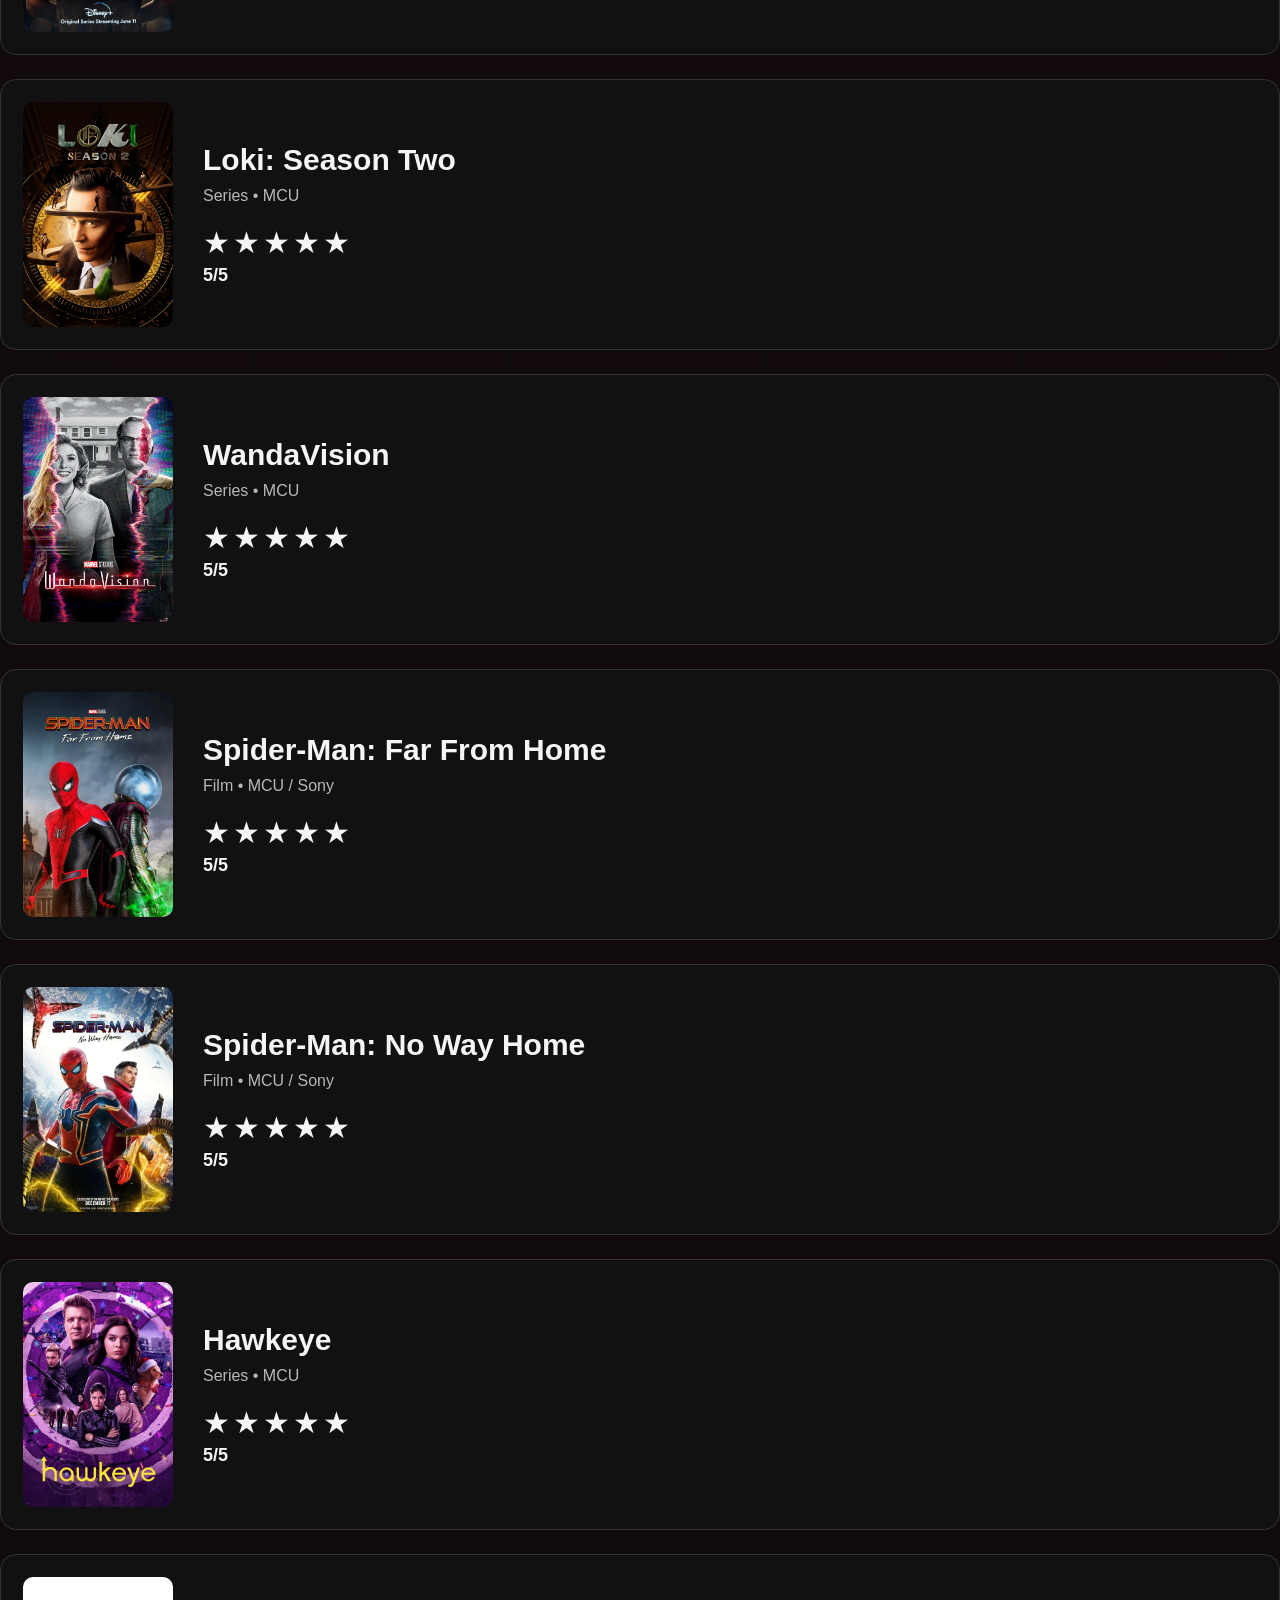
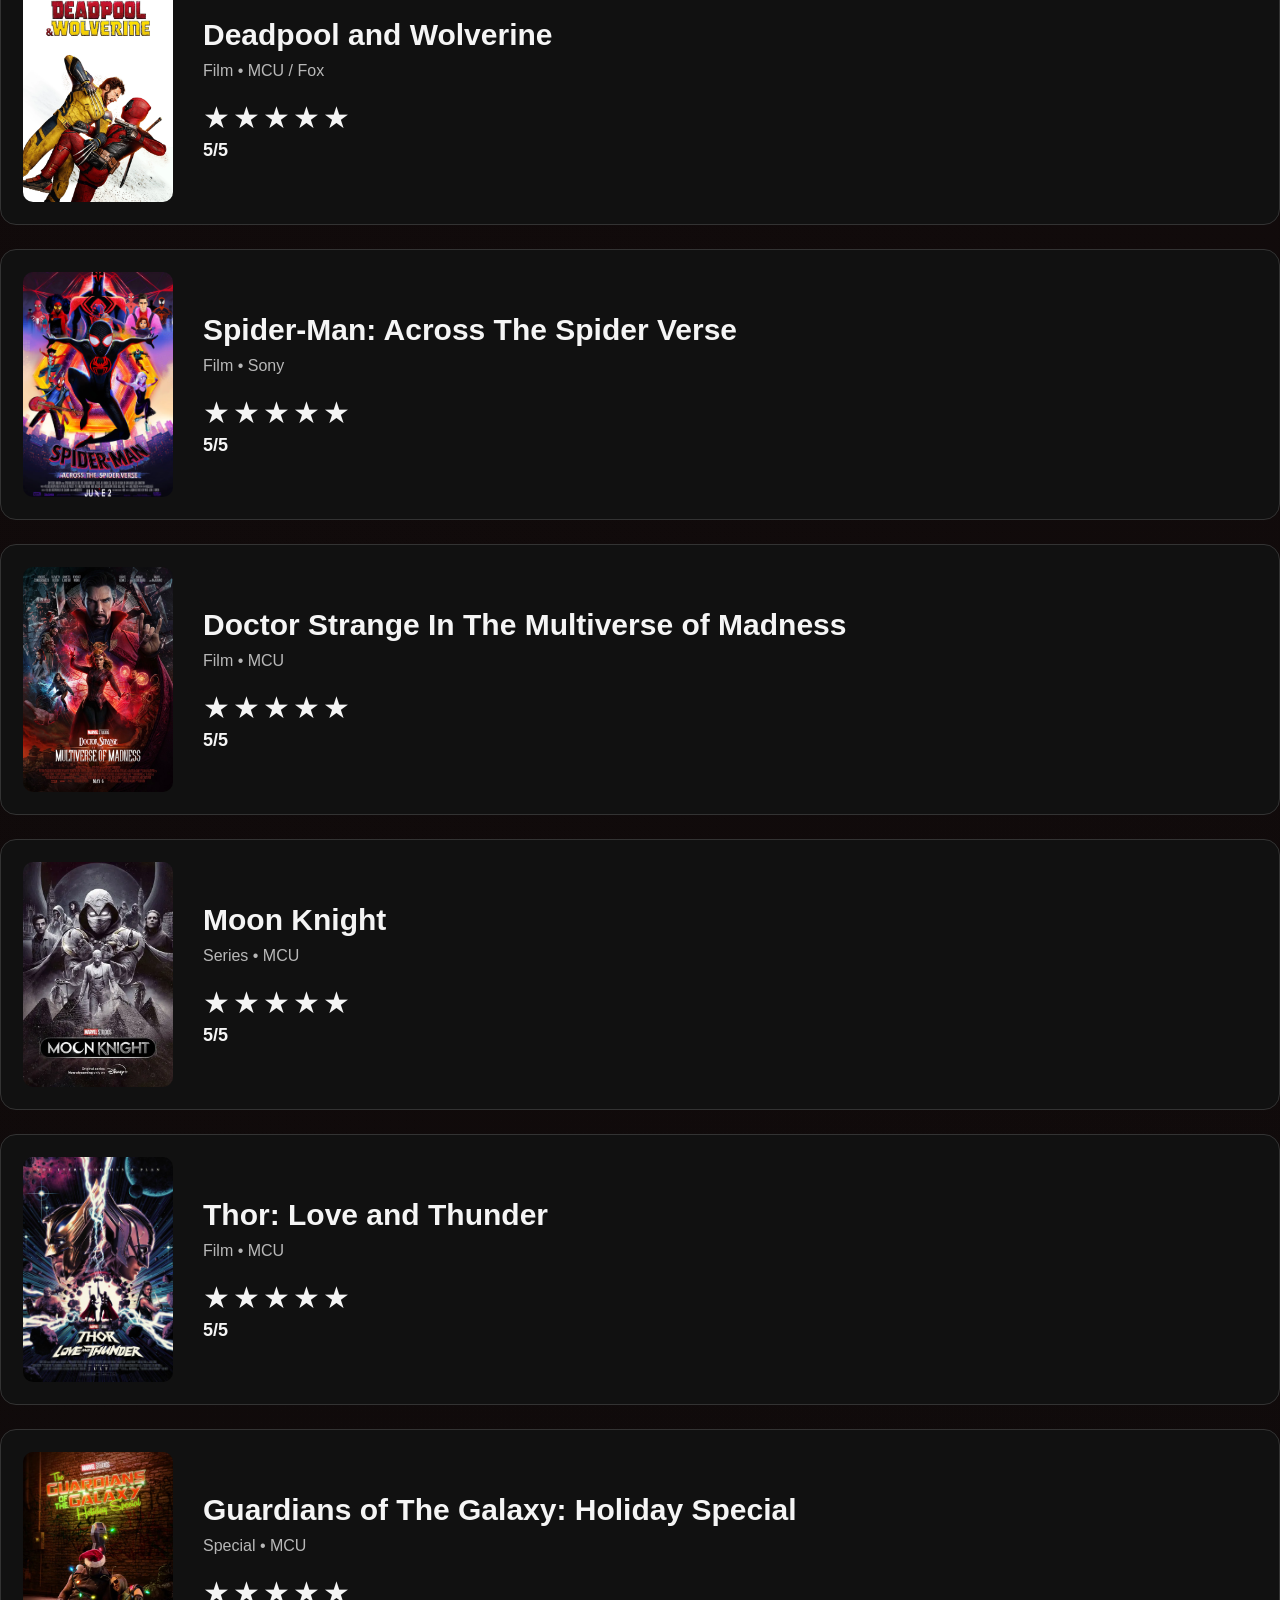
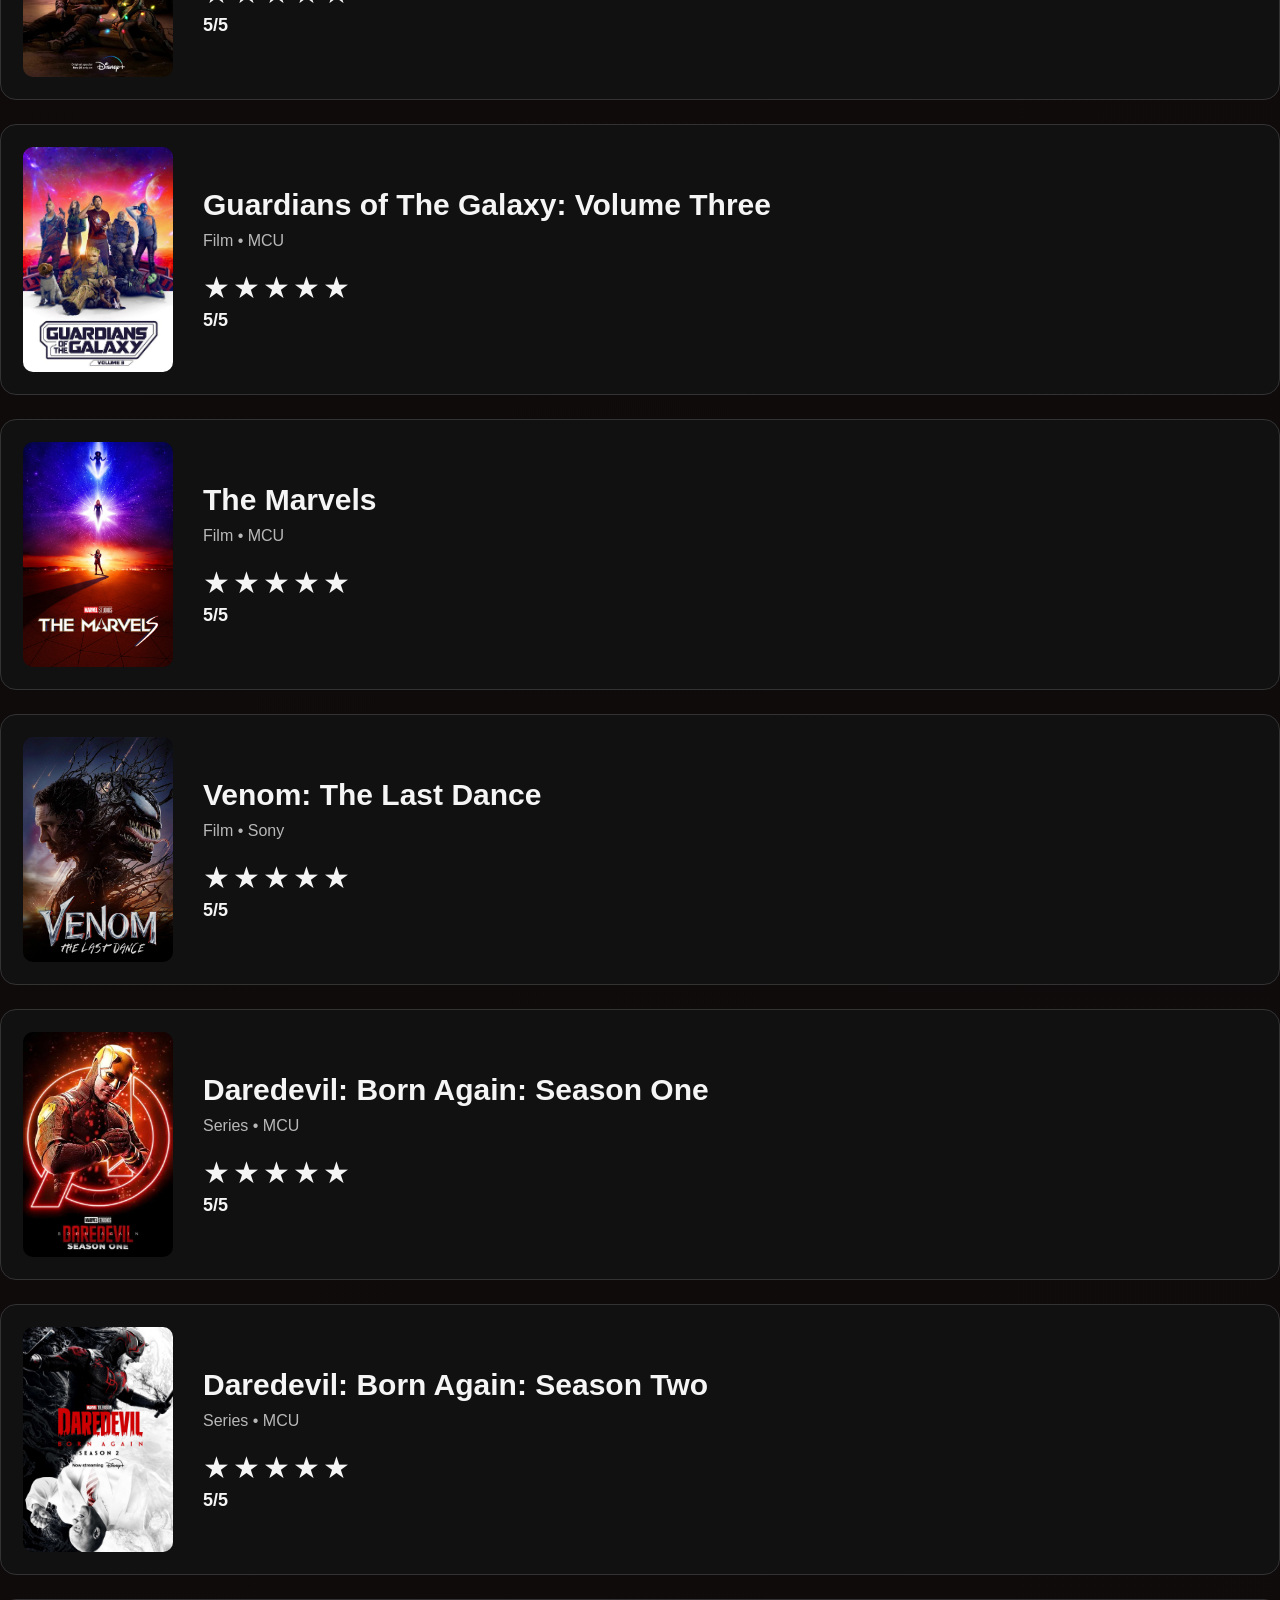
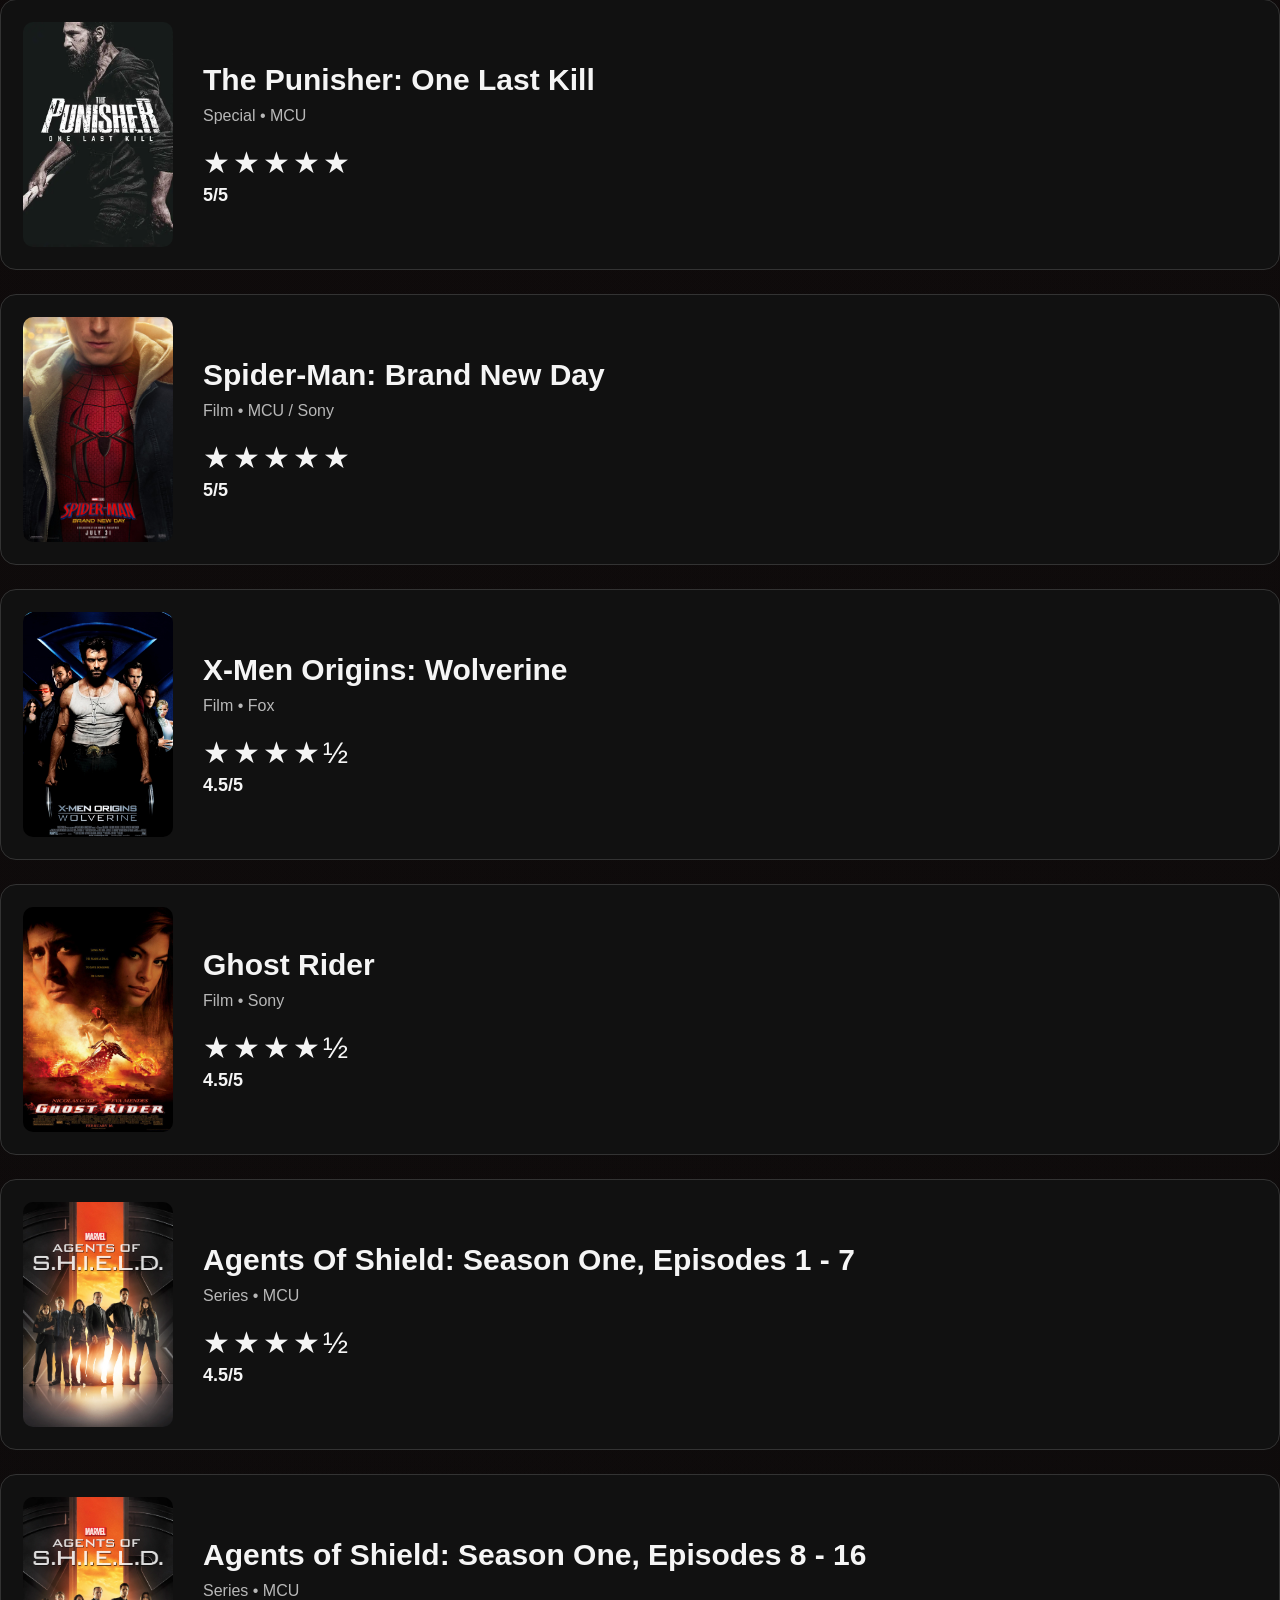
<file: my-ratings.html>
<!DOCTYPE html>
<html lang="en">
<head>
    <meta charset="UTF-8">
    <meta name="viewport" content="width=device-width, initial-scale=1.0">

    <title>My Ratings | Marvel Live-Action Timeline</title>

    <link rel="stylesheet" href="styles.css">
</head>

<body>

    <header class="site-header">

        <a
            href="index.html"
            class="site-logo"
        >
            MARVEL TIMELINE
        </a>

        <a
            href="#"
            class="admin-link"
        >
            Admin
        </a>

    </header>


    <main class="ratings-page">

        <header class="ratings-header">

            <h1>
                MY RATINGS
            </h1>

            <p>
                See how I rate the Marvel multiverse.
            </p>

        </header>

        <section class="ratings-summary">

            <div class="rating-stat">
                <span id="average-rating">—</span>
                <small>Average Rating</small>
            </div>

            <div class="rating-stat">
                <span id="rated-count">—</span>
                <small>Rated</small>
            </div>

            <div class="rating-stat">
                <span id="highest-rating">—</span>
                <small>Highest Rating</small>
            </div>

        </section>

        <section class="ratings-controls">

            <div class="ratings-search">

                <label for="ratings-search">Search</label>

                <input
                    type="text"
                    id="ratings-search"
                    placeholder="Search my ratings..."
                >

            </div>

            <div class="ratings-filter">

                <label for="ratings-type-filter">Type</label>

                <select id="ratings-type-filter">
                    <option value="all">All Types</option>
                    <option value="Film">Film</option>
                    <option value="Series">Series</option>
                    <option value="Special">Special</option>
                    <option value="Short">Short</option>
                </select>

            </div>

            <div class="ratings-sort">

                <label for="ratings-sort">Sort</label>

                <select id="ratings-sort">
                    <option value="highest">Highest Rated</option>
                    <option value="lowest">Lowest Rated</option>
                    <option value="chronological">Chronological</option>
                    <option value="release">Release Date</option>
                    <option value="az">Title A–Z</option>
                    <option value="za">Title Z–A</option>
                </select>

            </div>

        </section>

        <section class="ratings-content">

        </section>

    </main>

    <script>

let ratingsData = [];


function getRatingValue(rating) {

    const value = parseFloat(rating);

    return Number.isNaN(value) ? null : value;

}


function createStars(rating) {

    const value = getRatingValue(rating);

    if (value === null) {
        return '—';
    }

    const fullStars = Math.floor(value);
    const halfStar = value % 1 !== 0;

    let stars = '★'.repeat(fullStars);

    if (halfStar) {
        stars += '½';
    }

    return stars;

}


function renderRatings(data) {

    const container =
        document.querySelector('.ratings-content');

    container.innerHTML = '';


    if (data.length === 0) {

        const empty = document.createElement('p');

        empty.textContent = 'No ratings found.';

        empty.className = 'ratings-empty';

        container.appendChild(empty);

        return;

    }


    data.forEach(item => {

        const card = document.createElement('article');

        card.className = 'rating-card';


        const poster = document.createElement('img');

        poster.src = item.poster;
        poster.alt = `${item.title} poster`;
        poster.className = 'rating-poster';


        const details = document.createElement('div');

        details.className = 'rating-details';


        const title = document.createElement('h2');

        title.textContent = item.title;


        const metadata = document.createElement('p');

        const type =
            Array.isArray(item.type)
                ? item.type.join(' / ')
                : item.type;

        const universe =
            Array.isArray(item.universe)
                ? item.universe.join(' / ')
                : item.universe;

        metadata.textContent =
            `${type} • ${universe}`;


        const rating = document.createElement('div');

        rating.className = 'rating-display';


        const stars = document.createElement('span');

        stars.className = 'rating-stars';

        stars.textContent =
            createStars(item.rating);


        const number = document.createElement('span');

        number.className = 'rating-number';

        const value =
            getRatingValue(item.rating);

        number.textContent =
            value === null
                ? 'Rating Pending'
                : `${value}/5`;


        rating.appendChild(stars);
        rating.appendChild(number);


        details.appendChild(title);
        details.appendChild(metadata);
        details.appendChild(rating);


        card.appendChild(poster);
        card.appendChild(details);


        container.appendChild(card);

    });

}


function updateSummary(data) {

    const rated = data
        .map(item => getRatingValue(item.rating))
        .filter(value => value !== null);


    const average =
        rated.length
            ? rated.reduce((sum, value) => sum + value, 0) / rated.length
            : null;


    const highest =
        rated.length
            ? Math.max(...rated)
            : null;


    document.getElementById('average-rating').textContent =
        average === null
            ? '—'
            : `${average.toFixed(1)}/5`;


    document.getElementById('rated-count').textContent =
        rated.length;


    document.getElementById('highest-rating').textContent =
        highest === null
            ? '—'
            : `${highest}/5`;

}


function applyRatingsFilters() {

    const searchTerm =
        document
            .getElementById('ratings-search')
            .value
            .toLowerCase()
            .trim();


    const selectedType =
        document.getElementById('ratings-type-filter').value;


    const selectedSort =
        document.getElementById('ratings-sort').value;


    let filteredData =
        ratingsData.filter(item => {

            const matchesSearch =
                item.title
                    .toLowerCase()
                    .includes(searchTerm);


            const matchesType =
                selectedType === 'all'
                    ? true
                    : Array.isArray(item.type)
                        ? item.type.includes(selectedType)
                        : item.type === selectedType;


            return matchesSearch && matchesType;

        });


    filteredData.sort((a, b) => {

        const ratingA =
            getRatingValue(a.rating);

        const ratingB =
            getRatingValue(b.rating);


        if (selectedSort === 'highest') {
            return (ratingB ?? -1) - (ratingA ?? -1);
        }


        if (selectedSort === 'lowest') {
            return (ratingA ?? 999) - (ratingB ?? 999);
        }


        if (selectedSort === 'chronological') {
            return String(a.chronologicalYear)
                .localeCompare(String(b.chronologicalYear));
        }


        if (selectedSort === 'release') {
            return new Date(a.releaseYear) -
                new Date(b.releaseYear);
        }


        if (selectedSort === 'az') {
            return a.title.localeCompare(b.title);
        }


        if (selectedSort === 'za') {
            return b.title.localeCompare(a.title);
        }


        return 0;

    });


    renderRatings(filteredData);

}


function loadRatings() {

    fetch('timeline.json')

        .then(response => {

            if (!response.ok) {
                throw new Error('Could not load timeline.json');
            }

            return response.json();

        })

        .then(data => {

            ratingsData = data;

            updateSummary(ratingsData);

            applyRatingsFilters();

        })

        .catch(error => {

            console.error(
                'Ratings loading failed:',
                error
            );

        });

}


document
    .getElementById('ratings-search')
    .addEventListener('input', applyRatingsFilters);


document
    .getElementById('ratings-type-filter')
    .addEventListener('change', applyRatingsFilters);


document
    .getElementById('ratings-sort')
    .addEventListener('change', applyRatingsFilters);


loadRatings();

</script>

</body>
</html>
</file>
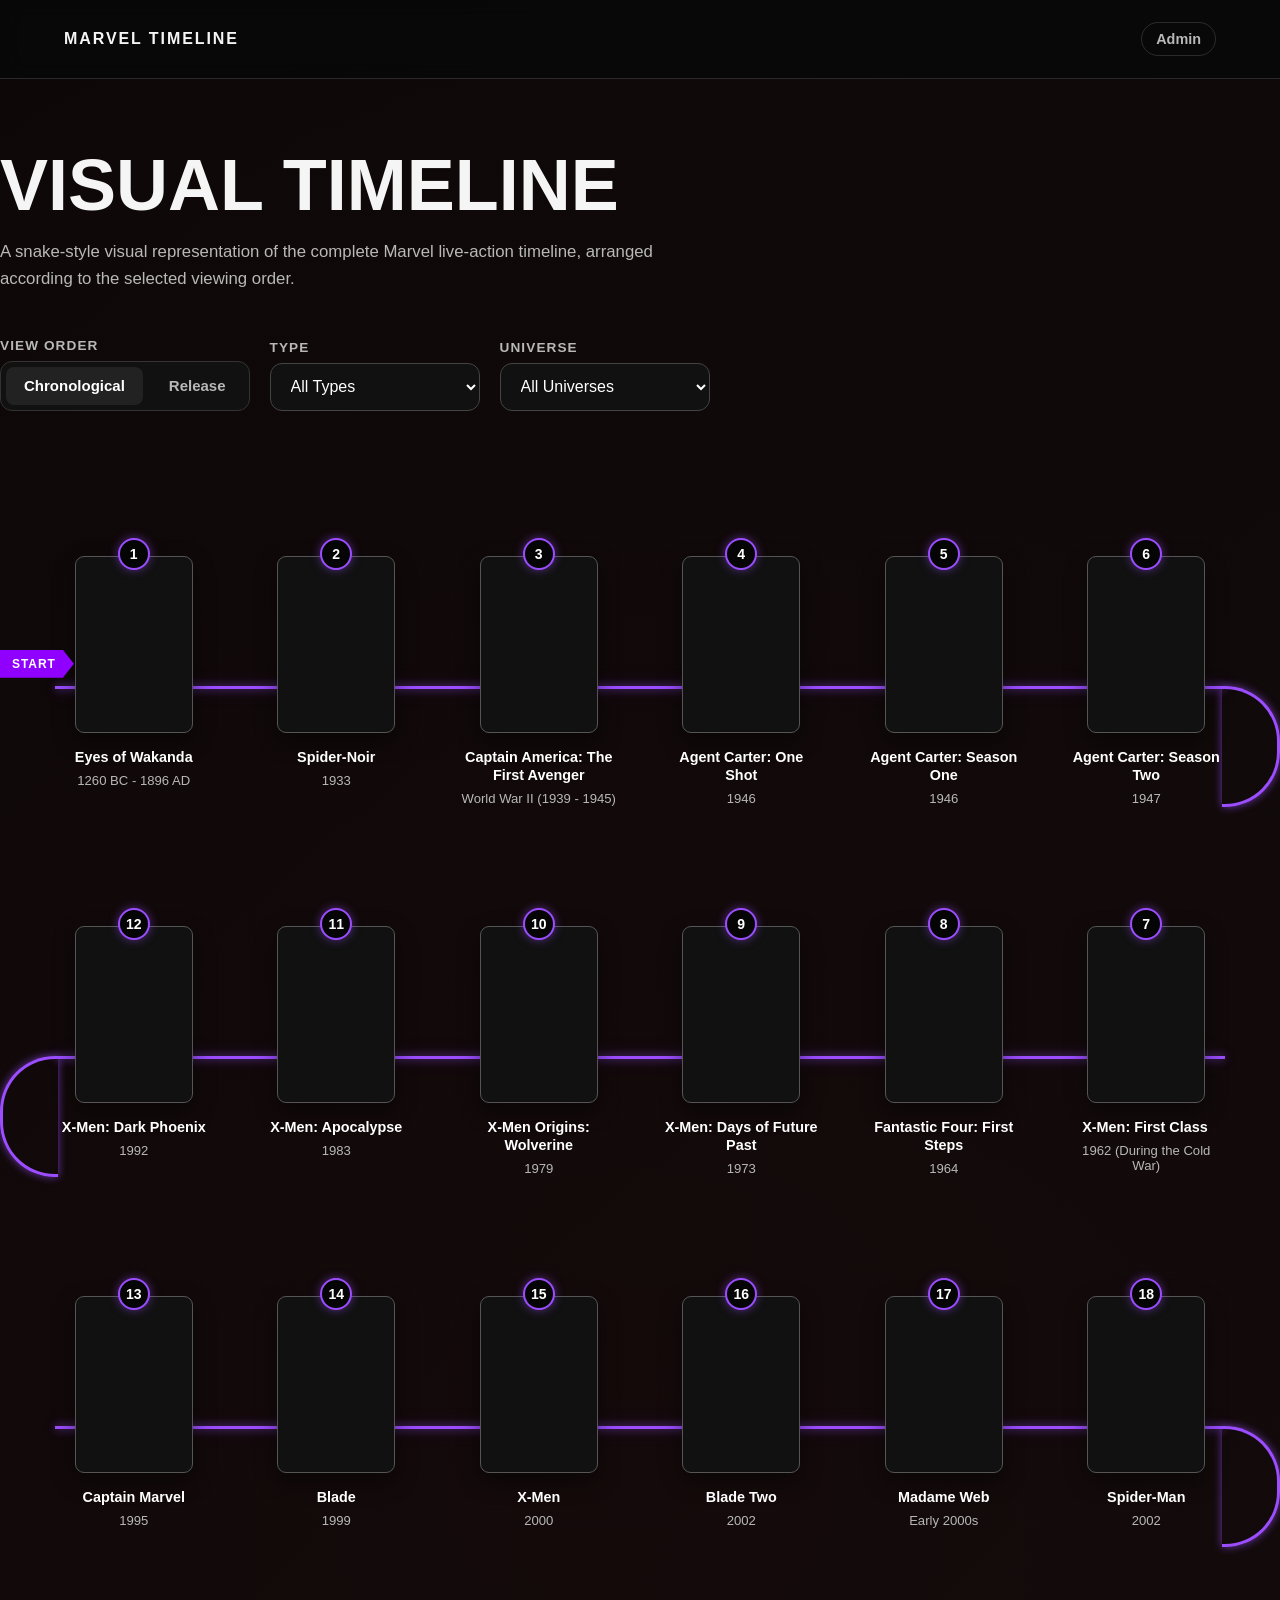
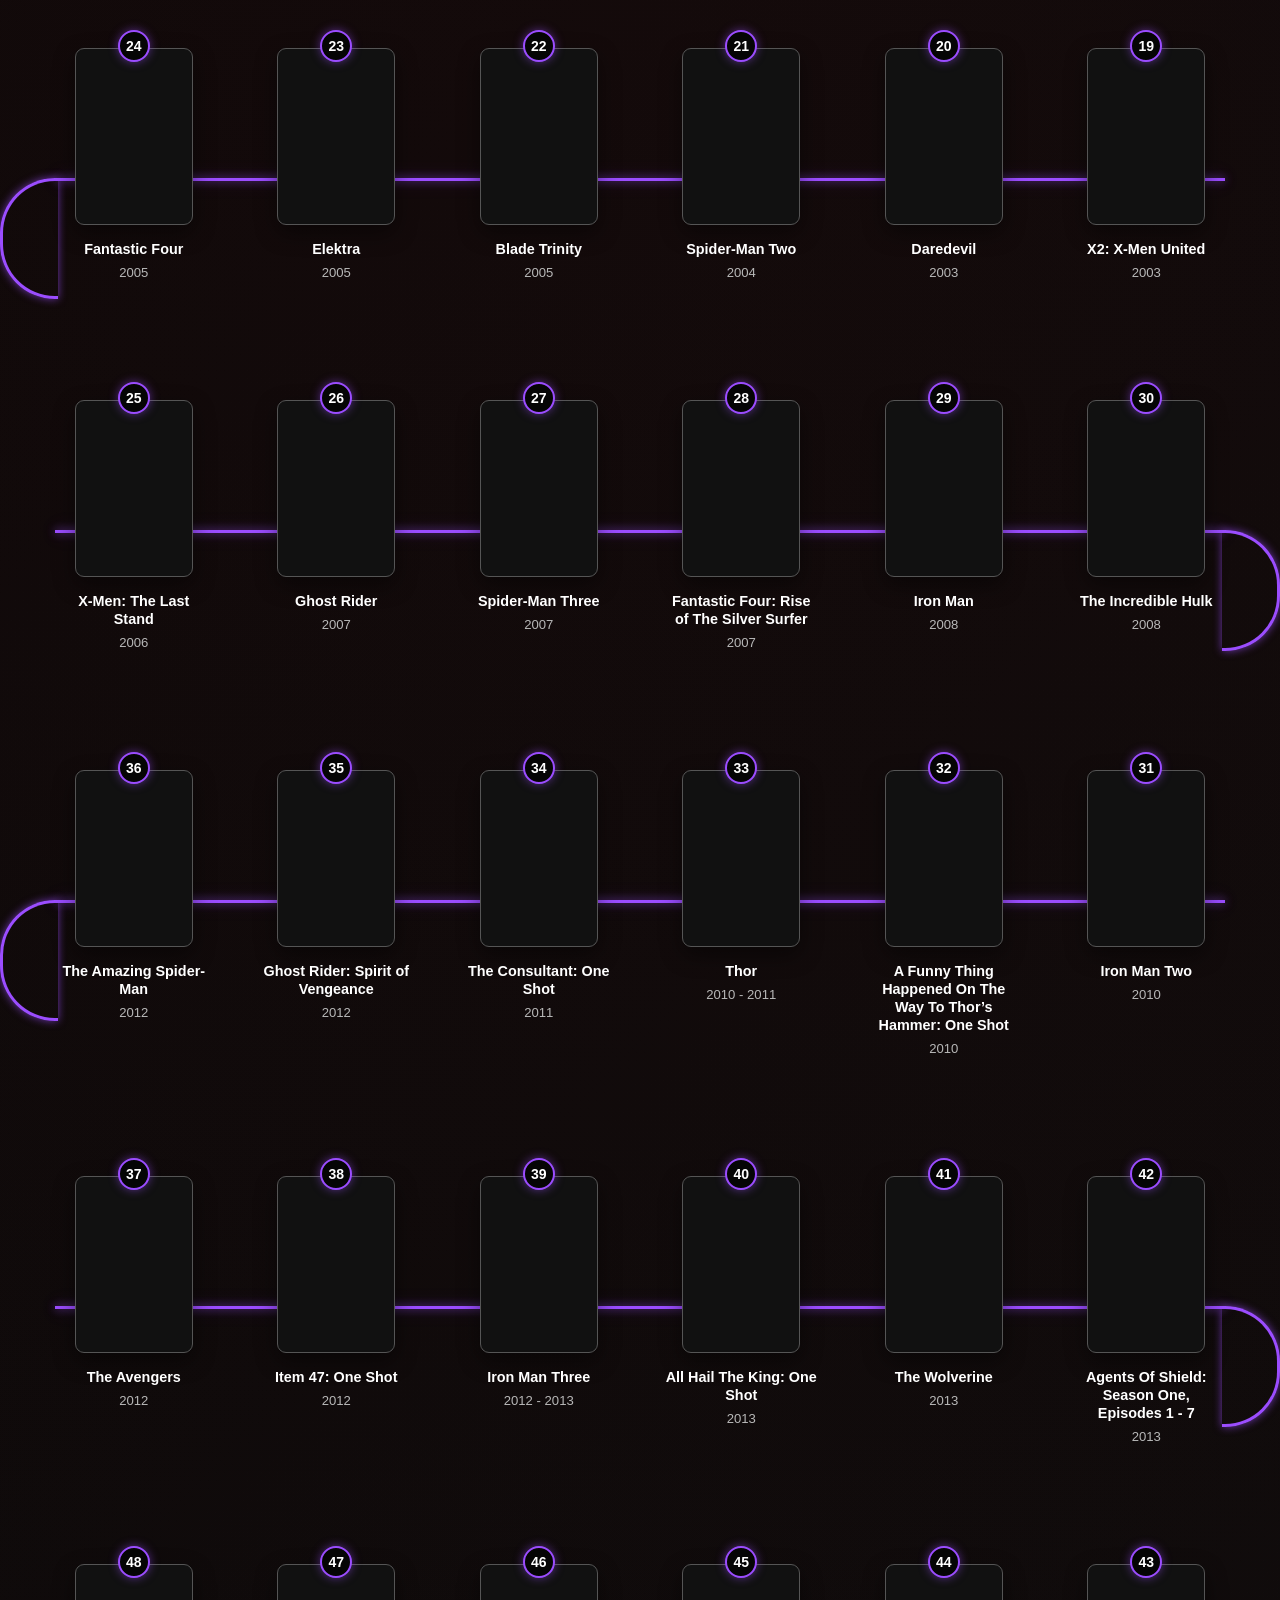
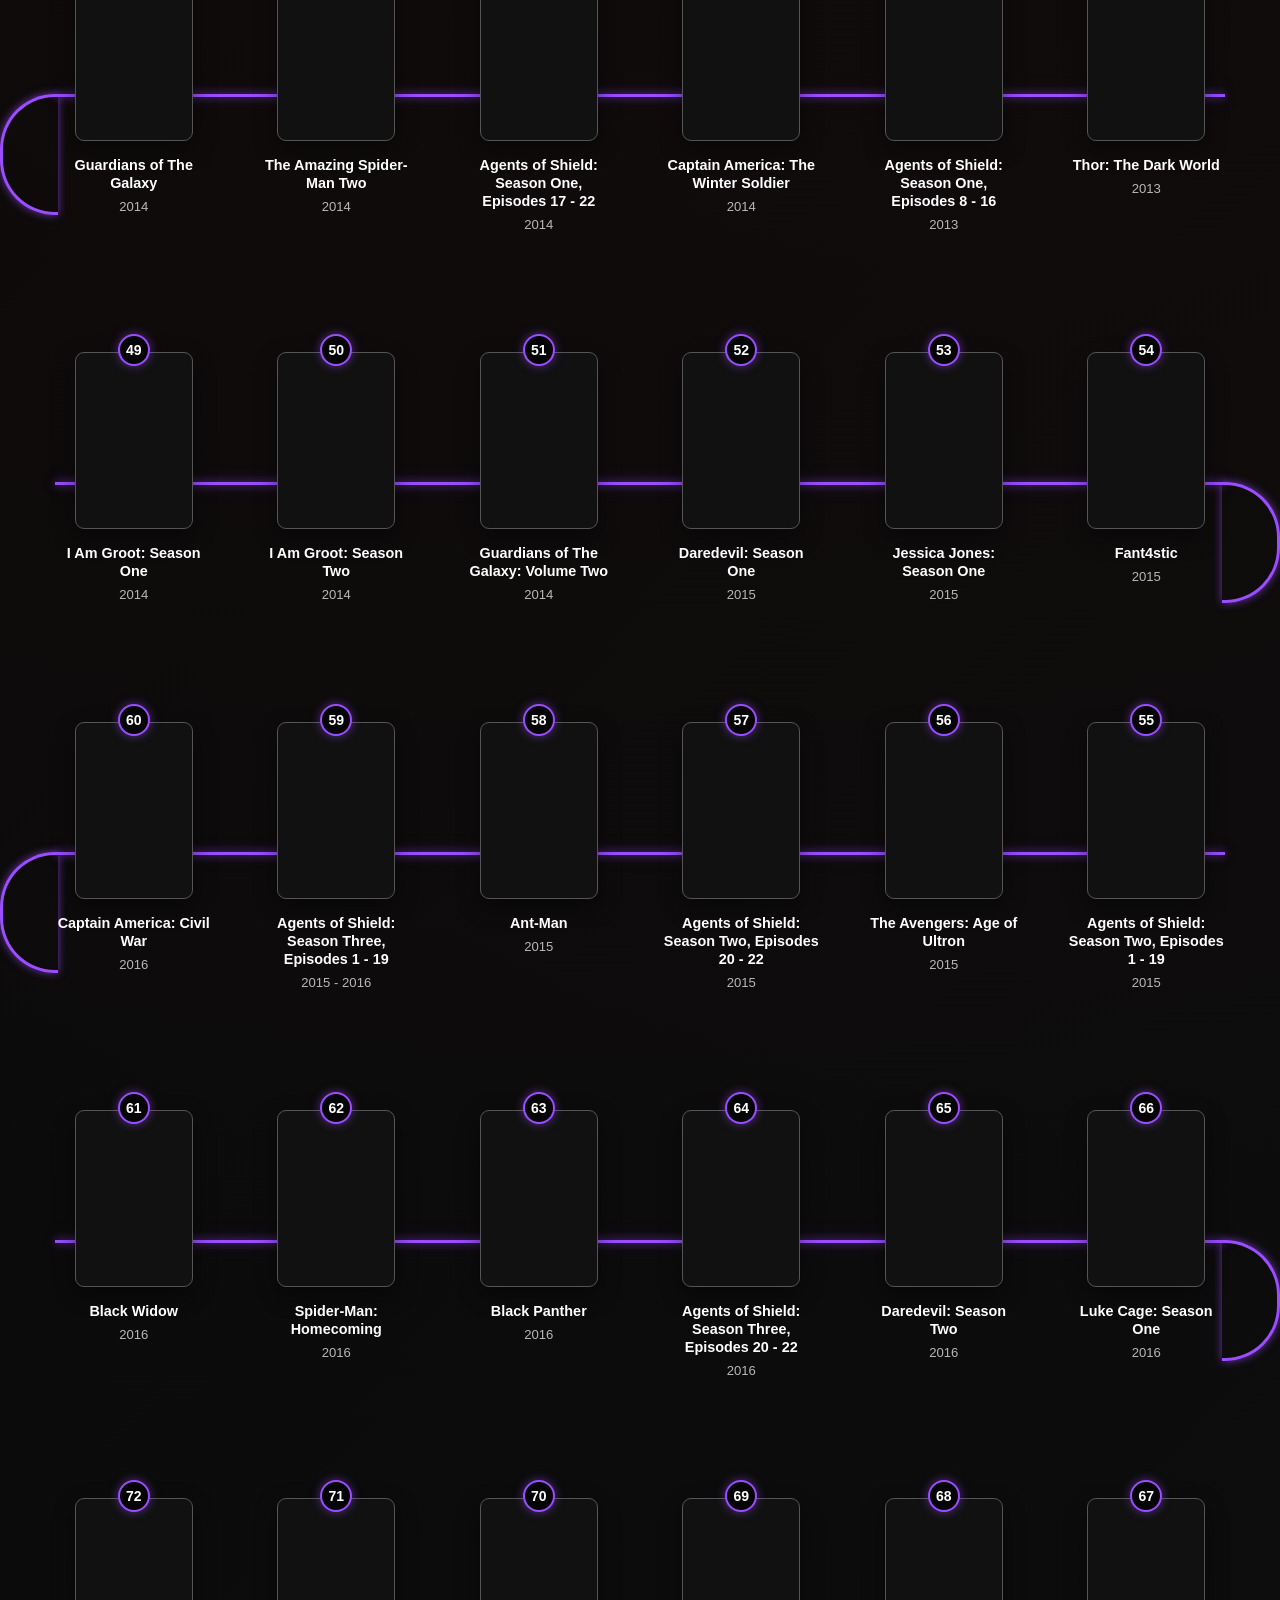
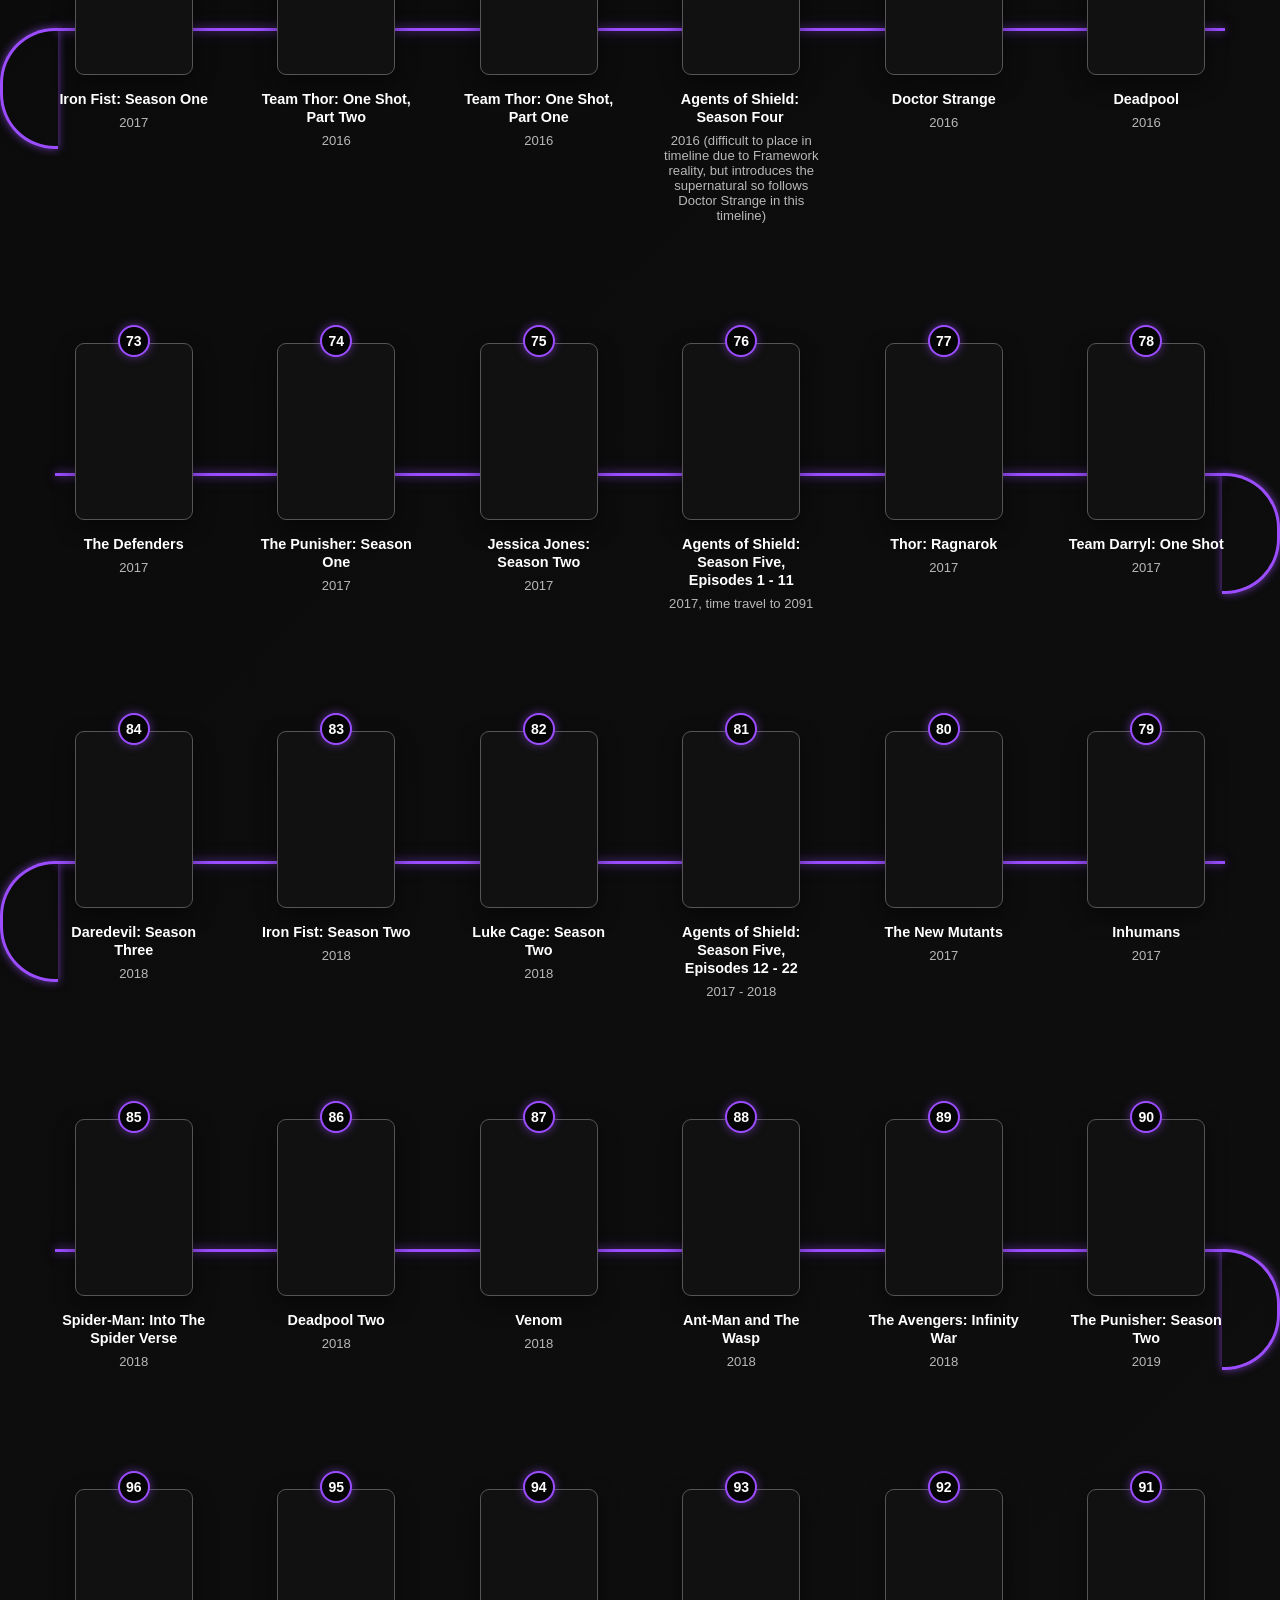
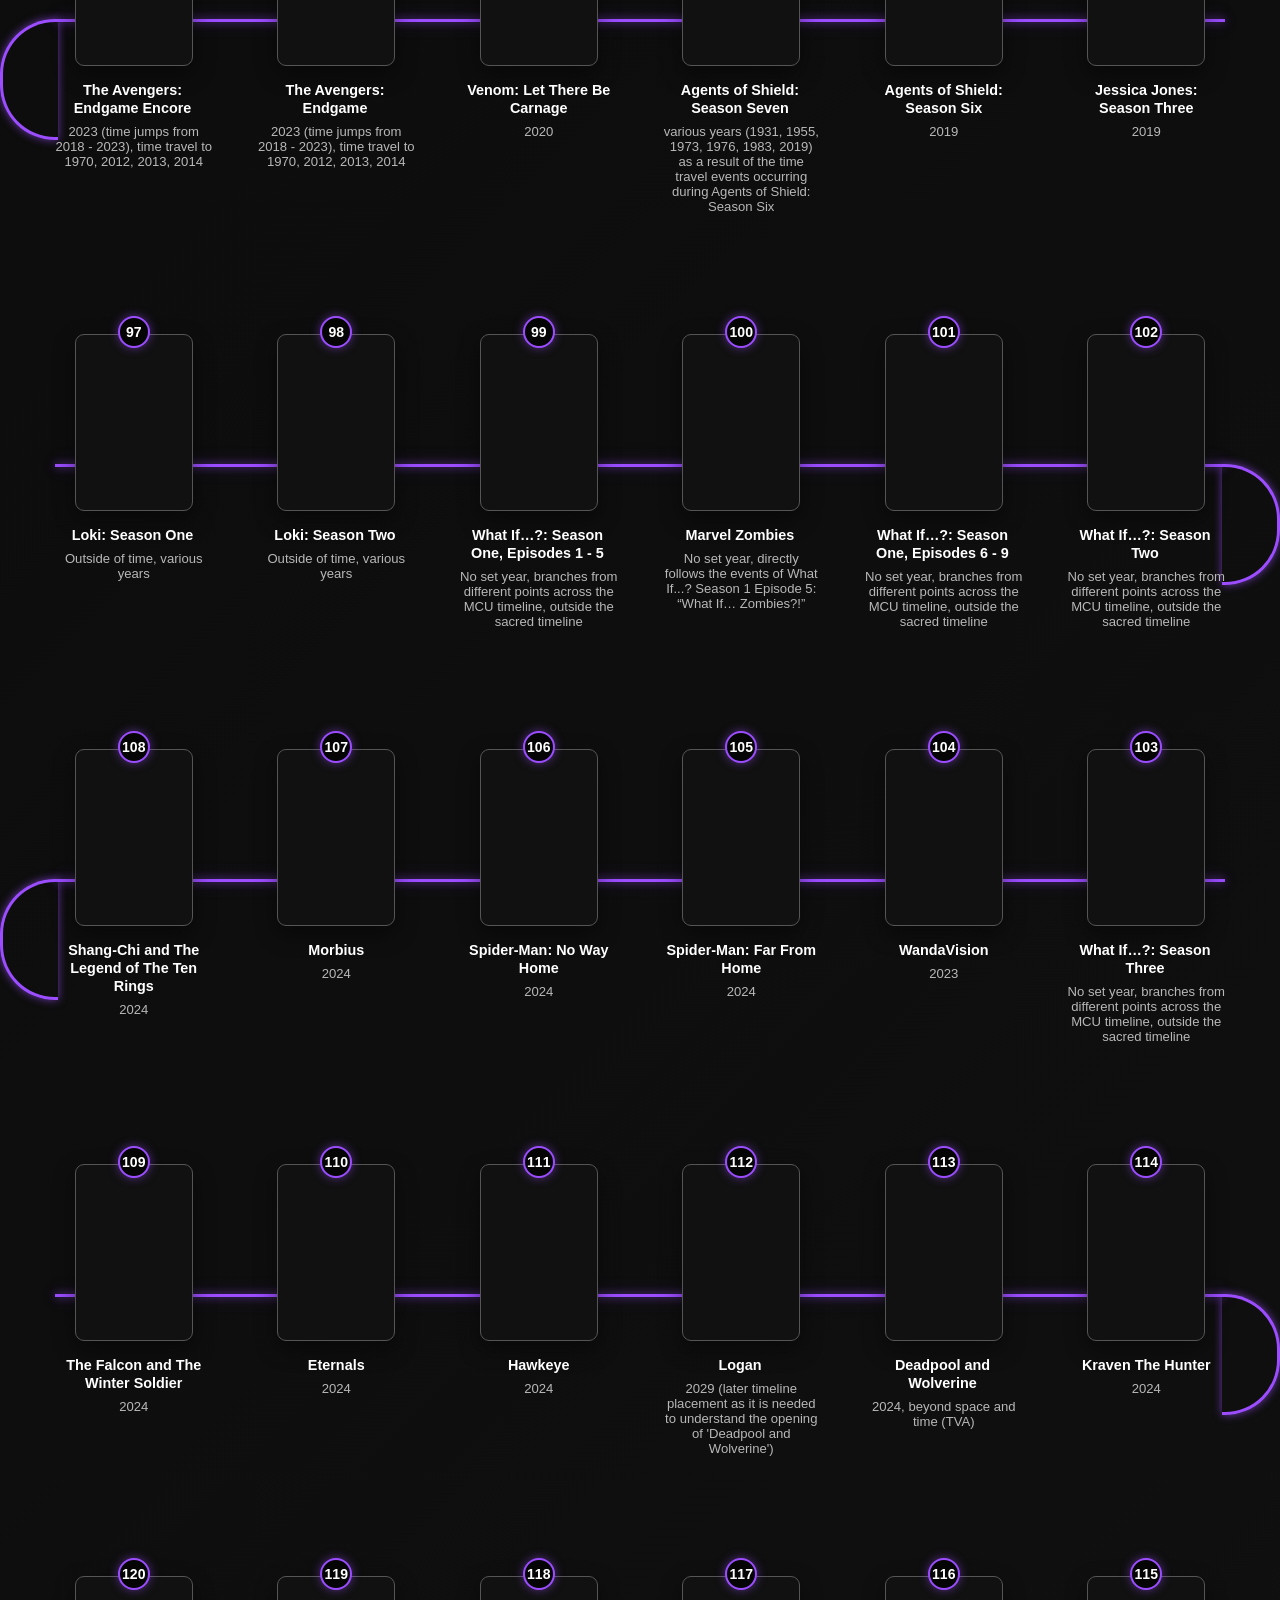
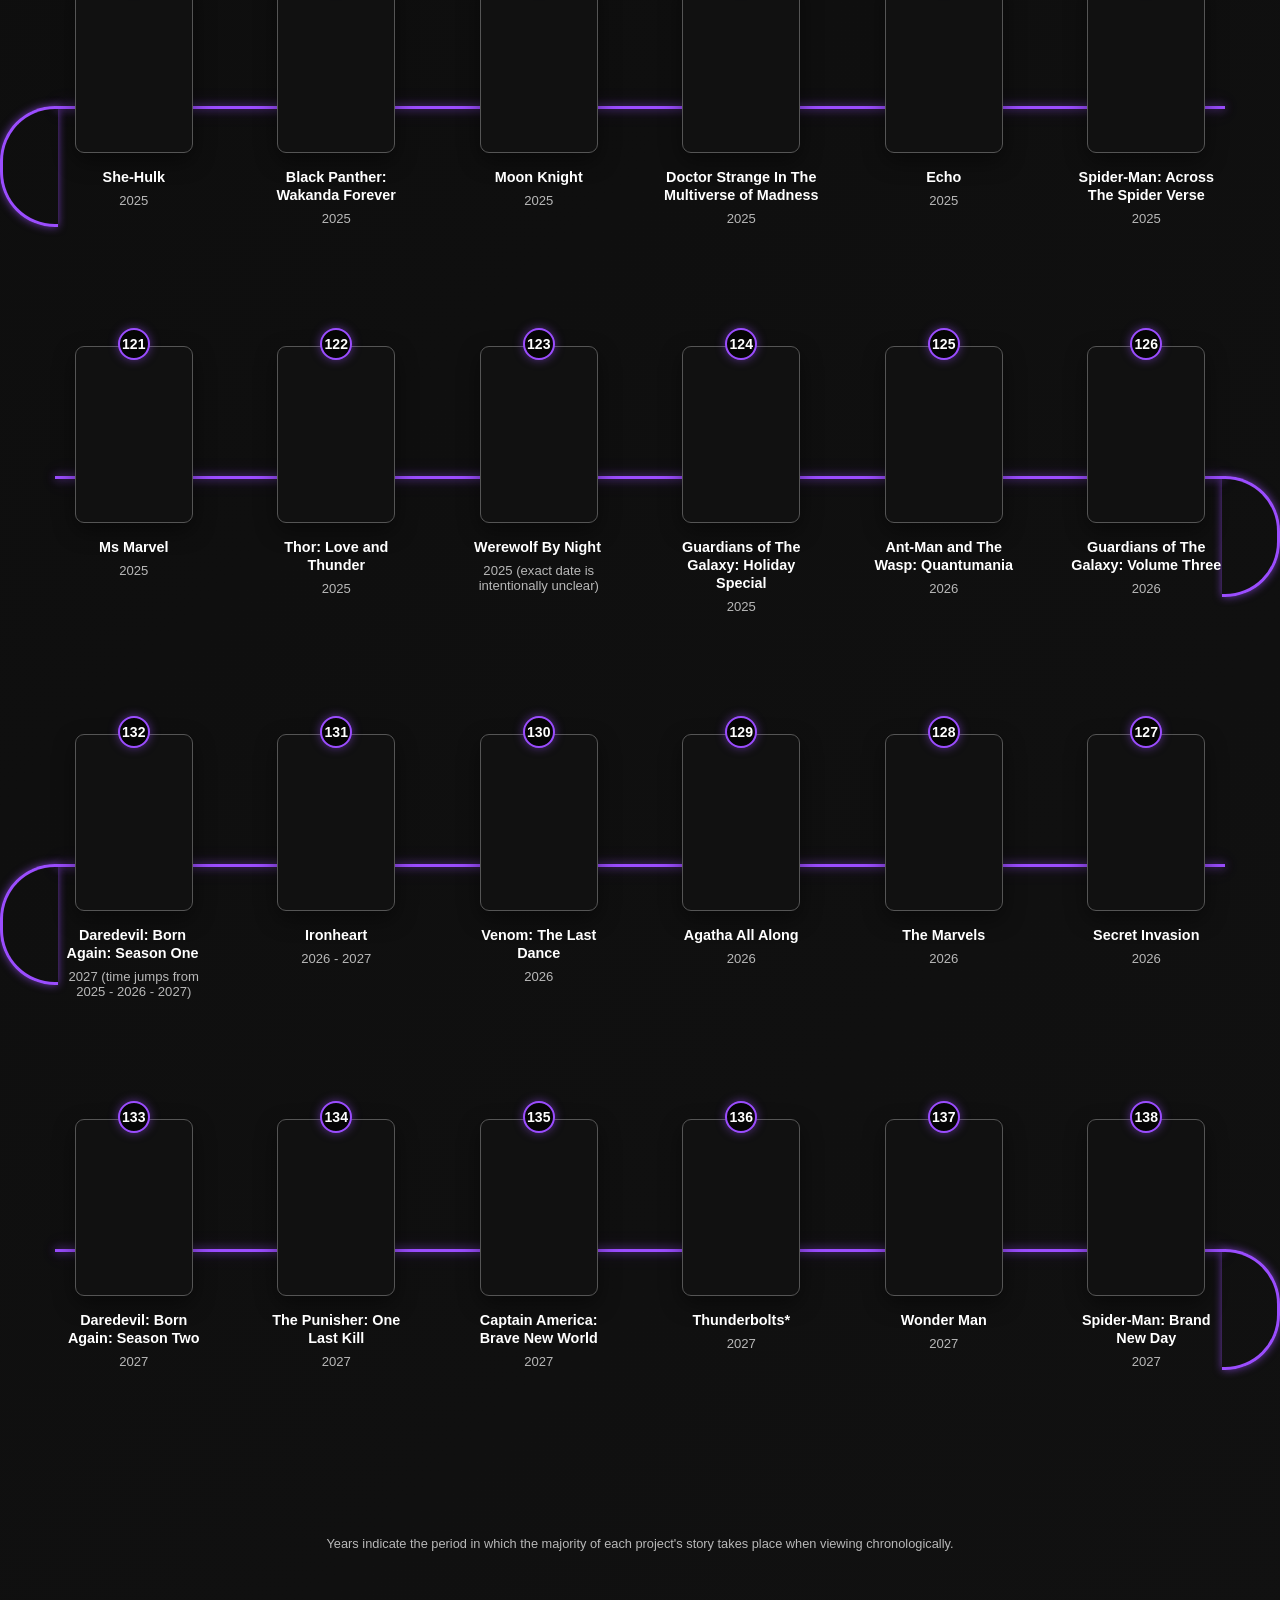
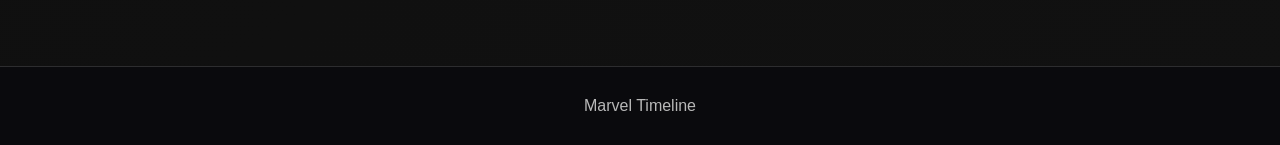
<file: visual-timeline.html>
<!DOCTYPE html>
<html lang="en">

<head>

    <meta charset="UTF-8">

    <meta
        name="viewport"
        content="width=device-width, initial-scale=1.0"
    >

    <link
        rel="stylesheet"
        href="styles.css"
    >

    <title>
        Visual Timeline | Marvel Live-Action Timeline
    </title>

    <style>

        /* ============================================================
           VISUAL TIMELINE
           ============================================================ */

        .visual-page {
            width: 100%;
        }


        /* ---------------- HEADER ---------------- */

        .visual-header {
            margin-bottom: 45px;
        }

        .visual-header h1 {
            margin: 0 0 18px;
            font-size: clamp(2.5rem, 6vw, 4.5rem);
            line-height: 1;
        }

        .visual-header p {
            max-width: 720px;
            margin: 0;
            color: var(--muted);
            font-size: 1.05rem;
            line-height: 1.6;
        }


        /* ---------------- CONTROLS ---------------- */

        .visual-controls {
            display: flex;
            flex-wrap: wrap;
            align-items: flex-end;
            gap: 20px;
            margin-bottom: 55px;
        }

        .visual-control {
            display: flex;
            flex-direction: column;
            gap: 8px;
        }

        .visual-control label {
            font-size: 0.85rem;
            color: var(--muted);
            text-transform: uppercase;
            letter-spacing: 0.08em;
            font-weight: 700;
        }

        .visual-control select {
            min-width: 210px;
            height: 48px;
            padding: 0 16px;

            background: #111111;
            color: #ffffff;

            border: 1px solid #444444;
            border-radius: 12px;

            font-size: 16px;
            font-family: inherit;
        }


        /* ---------------- ORDER TOGGLE ---------------- */

        .visual-order {
            display: flex;
            gap: 8px;

            padding: 5px;

            background: #111111;
            border: 1px solid #333333;
            border-radius: 12px;
        }

        .visual-order button {
            min-height: 38px;
            padding: 0 18px;

            background: transparent;
            color: var(--muted);

            border: 0;
            border-radius: 8px;

            font-family: inherit;
            font-size: 15px;
            font-weight: 600;

            cursor: pointer;
            transition:
                background 0.2s ease,
                color 0.2s ease;
        }

        .visual-order button:hover {
            color: #ffffff;
        }

        .visual-order button.active {
            background: #222222;
            color: #ffffff;
        }


        /* ---------------- LEGEND ---------------- */

        .visual-legend {
            display: flex;
            flex-wrap: wrap;
            align-items: center;
            gap: 16px 24px;

            margin-bottom: 35px;

            color: var(--muted);
            font-size: 0.85rem;
        }

        .legend-title {
            color: #ffffff;
            font-weight: 700;
        }

        .legend-item {
            display: inline-flex;
            align-items: center;
            gap: 7px;
        }

        .legend-dot {
            width: 11px;
            height: 11px;

            border-radius: 50%;

            box-shadow: 0 0 8px currentColor;
        }


        /* Universe colours */

        .legend-mcu {
            color: #ef3340;
        }

        .legend-tv {
            color: #7c3aed;
        }

        .legend-sony {
            color: #1677ff;
        }

        .legend-fox {
            color: #f5c400;
        }

        .legend-newline {
            color: #28b84b;
        }


        /* ---------------- SNAKE ---------------- */

        .visual-snake {
            position: relative;

            width: 100%;

            padding: 45px 0 70px;

            overflow: hidden;
        }


        /*
           The snake itself is created from rows.
           Each row contains six cards.
           The alternating direction creates the
           left → right → left → right movement.
        */

        .snake-row {
            position: relative;

            display: grid;
            grid-template-columns: repeat(6, minmax(0, 1fr));

            gap: 45px;

            min-height: 290px;

            padding: 45px 55px 75px;
        }


        /* Connecting horizontal line */

        .snake-row::before {
            content: "";

            position: absolute;

            left: 55px;
            right: 55px;
            top: 175px;

            height: 3px;

            background: #9b4dff;

            box-shadow:
                0 0 8px rgba(155, 77, 255, 0.65),
                0 0 18px rgba(155, 77, 255, 0.25);
        }


        /* Connecting vertical line between rows */

        .snake-row::after {
            content: "";

            position: absolute;

            width: 55px;
            height: 115px;

            top: 175px;

            border-top: 3px solid #9b4dff;
            border-bottom: 3px solid #9b4dff;

            border-radius: 0 55px 55px 0;

            box-shadow:
                0 0 8px rgba(155, 77, 255, 0.65);
        }

        /* Connecting vertical line between rows */

.snake-row::after {
    content: "";

    position: absolute;

    width: 55px;
    height: 115px;

    top: 175px;

    border-top: 3px solid #9b4dff;
    border-bottom: 3px solid #9b4dff;

    box-shadow:
        0 0 8px rgba(155, 77, 255, 0.65);
}


/* Odd rows: line exits on the RIGHT */

.snake-row:nth-child(odd)::after {
    right: 0;

    border-left: 0;
    border-right: 3px solid #9b4dff;

    border-radius: 0 55px 55px 0;
}


/* Even rows: line exits on the LEFT */

.snake-row:nth-child(even)::after {
    left: 0;

    border-right: 0;
    border-left: 3px solid #9b4dff;

    border-radius: 55px 0 0 55px;
}


        /* ---------------- CARDS ---------------- */

        .snake-item {
            position: relative;
            z-index: 2;

            display: flex;
            flex-direction: column;
            align-items: center;

            min-width: 0;

            text-align: center;
        }


        /* Number bubble */

        .snake-number {
            position: absolute;

            top: -18px;

            z-index: 4;

            display: flex;
            align-items: center;
            justify-content: center;

            width: 32px;
            height: 32px;

            background: #050505;

            border: 2px solid #9b4dff;
            border-radius: 50%;

            color: #ffffff;

            font-size: 14px;
            font-weight: 800;

            box-shadow:
                0 0 10px rgba(155, 77, 255, 0.5);
        }


        /* Poster */

        .snake-poster {
            display: block;

            width: 118px;
            height: 177px;

            object-fit: cover;

            border-radius: 9px;

            border: 1px solid #555555;

            background: #111111;

            box-shadow:
                0 8px 22px rgba(0, 0, 0, 0.45);

            transition:
                transform 0.2s ease,
                box-shadow 0.2s ease,
                border-color 0.2s ease;
        }

        .snake-item:hover .snake-poster {
            transform: translateY(-6px);

            border-color: #9b4dff;

            box-shadow:
                0 12px 30px rgba(0, 0, 0, 0.55),
                0 0 18px rgba(155, 77, 255, 0.25);
        }


        /* Title */

        .snake-title {
            width: 100%;
            max-width: 155px;

            margin-top: 15px;

            color: #ffffff;

            font-size: 0.9rem;
            font-weight: 700;
            line-height: 1.25;
        }


        /* Year */

        .snake-year {
            margin-top: 7px;

            color: var(--muted);

            font-size: 0.82rem;
        }


        /* Universe dot */

        .snake-universe {
            width: 10px;
            height: 10px;

            margin-top: 8px;

            border-radius: 50%;

            box-shadow: 0 0 8px currentColor;
        }

        .universe-mcu {
            color: #ef3340;
        }

        .universe-marvel-television {
            color: #7c3aed;
        }

        .universe-sony {
            color: #1677ff;
        }

        .universe-fox {
            color: #f5c400;
        }

        .universe-new-line-cinema {
            color: #28b84b;
        }

        .universe-default {
            color: #888888;
        }


        /* ---------------- START MARKER ---------------- */

        .snake-start {
            position: absolute;

            left: 0;
            top: 139px;

            z-index: 5;

            padding: 7px 18px 7px 12px;

            background: #8f00ff;
            color: #ffffff;

            font-size: 0.75rem;
            font-weight: 800;
            letter-spacing: 0.08em;

            clip-path: polygon(
                0 0,
                85% 0,
                100% 50%,
                85% 100%,
                0 100%
            );
        }


        /* ---------------- EMPTY / LOADING ---------------- */

        .visual-status {
            padding: 50px 20px;

            color: var(--muted);

            text-align: center;
        }


        /* ---------------- FOOTER NOTE ---------------- */

        .visual-note {
            margin-top: 20px;

            color: var(--muted);

            font-size: 0.8rem;
            line-height: 1.5;
            text-align: center;
        }


        /* ============================================================
           TABLET
           ============================================================ */

        @media (max-width: 1000px) {

            .snake-row {
                grid-template-columns: repeat(4, minmax(0, 1fr));

                gap: 40px;

                padding-left: 45px;
                padding-right: 45px;
            }

            .snake-row::before {
                left: 45px;
                right: 45px;
            }

            .snake-row::after {
                width: 45px;
            }

            .snake-poster {
                width: 110px;
                height: 165px;
            }

        }


        /* ============================================================
           MOBILE
           ============================================================ */

        @media (max-width: 700px) {

            .visual-header {
                margin-bottom: 35px;
            }

            .visual-header h1 {
                font-size: clamp(2.3rem, 11vw, 3.5rem);
            }

            .visual-controls {
                flex-direction: column;
                align-items: stretch;

                margin-bottom: 40px;
            }

            .visual-order {
                width: fit-content;
            }

            .visual-control select {
                width: 100%;
            }

            .visual-legend {
                gap: 12px 18px;
                margin-bottom: 20px;
            }

            /*
               Mobile becomes one continuous vertical snake.
            */

            .visual-snake {
                padding-top: 30px;
            }

            .snake-row {
                display: flex;
                flex-direction: column;

                gap: 55px;

                min-height: 0;

                padding:
                    35px
                    20px
                    45px
                    70px;
            }

            .snake-row::before {
                left: 32px;
                right: auto;
                top: 0;
                bottom: 0;

                width: 3px;
                height: auto;
            }

            .snake-row::after {
                display: none;
            }

            .snake-start {
                left: 5px;
                top: -5px;
            }

            .snake-item {
                flex-direction: row;
                align-items: center;

                gap: 18px;

                text-align: left;
            }

            .snake-number {
                position: relative;

                top: auto;
                left: auto;

                flex-shrink: 0;

                width: 30px;
                height: 30px;

                margin-left: -53px;
            }

            .snake-poster {
                width: 90px;
                height: 135px;

                flex-shrink: 0;
            }

            .snake-title {
                max-width: none;

                margin-top: 0;

                font-size: 0.95rem;
            }

            .snake-year {
                margin-top: 5px;
            }

            .snake-universe {
                margin-top: 7px;
            }

        }


        /* ============================================================
           SMALL MOBILE
           ============================================================ */

        @media (max-width: 450px) {

            .visual-order {
                width: 100%;
            }

            .visual-order button {
                flex: 1;

                padding-left: 10px;
                padding-right: 10px;
            }

            .snake-row {
                padding-left: 60px;
            }

            .snake-item {
                gap: 15px;
            }

            .snake-poster {
                width: 82px;
                height: 123px;
            }

            .snake-title {
                font-size: 0.88rem;
            }

        }


        /* ============================================================
           VERY SMALL SCREENS
           ============================================================ */

        @media (max-width: 360px) {

            .snake-row {
                padding-left: 55px;
            }

            .snake-poster {
                width: 75px;
                height: 112px;
            }

        }

    </style>

</head>


<body>


    <header class="site-header">

        <a
            href="index.html"
            class="site-logo"
        >
            MARVEL TIMELINE
        </a>

        <a
            href="#"
            class="admin-link"
        >
            Admin
        </a>

    </header>


    <main class="visual-page">


        <!-- ========================================================
             INTRO
             ======================================================== -->

        <section class="visual-header">


            <h1>
                VISUAL TIMELINE
            </h1>

            <p>
                A snake-style visual representation of the complete
                Marvel live-action timeline, arranged according to
                the selected viewing order.
            </p>

        </section>


        <!-- ========================================================
             CONTROLS
             ======================================================== -->

        <section class="visual-controls">


            <div class="visual-control">

                <label>
                    View Order
                </label>

                <div class="visual-order">

                    <button
                        type="button"
                        id="chronological-button"
                        class="active"
                    >
                        Chronological
                    </button>

                    <button
                        type="button"
                        id="release-button"
                    >
                        Release
                    </button>

                </div>

            </div>


            <div class="visual-control">

                <label for="visual-type">
                    Type
                </label>

                <select id="visual-type">

                    <option value="all">
                        All Types
                    </option>

                    <option value="Film">
                        Films
                    </option>

                    <option value="Series">
                        Series
                    </option>

                    <option value="Special">
                        Specials
                    </option>

                    <option value="Short">
                        Shorts
                    </option>

                </select>

            </div>


            <div class="visual-control">

                <label for="visual-universe">
                    Universe
                </label>

                <select id="visual-universe">

                    <option value="all">
                        All Universes
                    </option>

                </select>

            </div>


        </section>


        <!-- ========================================================
             SNAKE
             ======================================================== -->

        <section
            id="visual-snake"
            class="visual-snake"
        >

            <div class="visual-status">
                Loading visual timeline...
            </div>

        </section>


        <p class="visual-note">
            Years indicate the period in which the majority of each
            project's story takes place when viewing chronologically.
        </p>


    </main>


    <footer class="site-footer">

        <p>
            Marvel Timeline
        </p>

    </footer>


    <script>

        /* ============================================================
           DATA
           ============================================================ */

        let chronologicalData = [];
        let releaseData = [];

        let currentOrder = "chronological";


        /* ============================================================
           ELEMENTS
           ============================================================ */

        const snakeContainer =
            document.getElementById("visual-snake");

        const typeFilter =
            document.getElementById("visual-type");

        const universeFilter =
            document.getElementById("visual-universe");

        const chronologicalButton =
            document.getElementById("chronological-button");

        const releaseButton =
            document.getElementById("release-button");


        /* ============================================================
           HELPERS
           ============================================================ */

        function asArray(value) {

            if (Array.isArray(value)) {
                return value;
            }

            if (value === undefined || value === null) {
                return [];
            }

            return [value];

        }


        function cleanUniverseClass(universe) {

            return universe
                .toLowerCase()
                .replace(/[^a-z0-9]+/g, "-")
                .replace(/^-|-$/g, "");

        }


        function getUniverseClass(universe) {

            const cleaned =
                cleanUniverseClass(universe);

            if (cleaned === "mcu") {
                return "universe-mcu";
            }

            if (
                cleaned === "marvel-television"
            ) {
                return "universe-marvel-television";
            }

            if (cleaned === "sony") {
                return "universe-sony";
            }

            if (cleaned === "fox") {
                return "universe-fox";
            }

            if (
                cleaned === "new-line-cinema"
            ) {
                return "universe-new-line-cinema";
            }

            return "universe-default";

        }


        function getUniverseName(item) {

            const universes =
                asArray(item.universe);

            return universes.length
                ? universes.join(" / ")
                : "Unknown Universe";

        }


        function getDisplayYear(item) {

            if (currentOrder === "release") {

                if (!item.releaseYear) {
                    return "Unknown";
                }

                const date =
                    new Date(item.releaseYear);

                if (!Number.isNaN(date.getTime())) {

                    return String(
                        date.getFullYear()
                    );

                }

                return String(item.releaseYear);

            }

            return item.chronologicalYear || "Unknown";

        }


        function getSortDate(item) {

            const date =
                new Date(item.releaseYear);

            return Number.isNaN(date.getTime())
                ? Infinity
                : date.getTime();

        }


        /* ============================================================
           FILTER OPTIONS
           ============================================================ */

        function populateUniverseFilter(data) {

            const universes =
                new Set();

            data.forEach(item => {

                asArray(item.universe)
                    .forEach(universe => {

                        if (universe) {
                            universes.add(universe);
                        }

                    });

            });


            universeFilter.innerHTML =
                '<option value="all">All Universes</option>';


            [...universes]
                .sort((a, b) =>
                    a.localeCompare(b)
                )
                .forEach(universe => {

                    const option =
                        document.createElement("option");

                    option.value = universe;
                    option.textContent = universe;

                    universeFilter.appendChild(option);

                });

        }


        /* ============================================================
           FILTERING
           ============================================================ */

        function getFilteredData() {

            const data =
                currentOrder === "chronological"
                    ? chronologicalData
                    : releaseData;


            const selectedType =
                typeFilter.value;

            const selectedUniverse =
                universeFilter.value;


            let filtered =
                data.filter(item => {

                    const types =
                        asArray(item.type);

                    const universes =
                        asArray(item.universe);


                    const matchesType =
                        selectedType === "all"
                            ? true
                            : types.includes(
                                selectedType
                            );


                    const matchesUniverse =
                        selectedUniverse === "all"
                            ? true
                            : universes.includes(
                                selectedUniverse
                            );


                    return (
                        matchesType &&
                        matchesUniverse
                    );

                });


            /*
               Chronological data already has the exact
               site order, so preserve it.

               Release data is sorted by the actual
               release date as a fallback.
            */

            if (currentOrder === "release") {

                filtered.sort(
                    (a, b) =>
                        getSortDate(a) -
                        getSortDate(b)
                );

            }


            return filtered;

        }


        /* ============================================================
           CREATE CARD
           ============================================================ */

        function createSnakeItem(item, position) {

            const article =
                document.createElement("article");

            article.className =
                "snake-item";


            /* Number */

            const number =
                document.createElement("span");

            number.className =
                "snake-number";

            number.textContent =
                position + 1;


            /* Poster */

const poster =
    document.createElement("img");

            poster.className =
                "snake-poster";

            poster.src =
                item.poster || "";

            poster.alt =
                `${item.title} poster`;

            poster.loading =
                position < 12
                    ? "eager"
                    : "lazy";


            /* Details */

            const details =
                document.createElement("div");

            details.className =
                "snake-details";


            const title =
                document.createElement("div");

            title.className =
                "snake-title";

            title.textContent =
                item.title;


            const year =
                document.createElement("div");

            year.className =
                "snake-year";

            year.textContent =
                getDisplayYear(item);


            const universe =
                document.createElement("span");

            universe.className =
                "snake-universe " +
                getUniverseClass(
                    asArray(item.universe)[0]
                        || ""
                );


            details.appendChild(
                title
            );

            details.appendChild(
                year
            );

            details.appendChild(
                universe
            );


            article.appendChild(
                number
            );

            article.appendChild(
                poster
            );

            article.appendChild(
                details
            );


            return article;

        }


        /* ============================================================
           RENDER SNAKE
           ============================================================ */

        function renderSnake() {

            const data =
                getFilteredData();


            snakeContainer.innerHTML =
                "";


            if (!data.length) {

                const empty =
                    document.createElement("div");

                empty.className =
                    "visual-status";

                empty.textContent =
                    "No projects match the selected filters.";

                snakeContainer.appendChild(
                    empty
                );

                return;

            }


            /*
               Six items per desktop row.

               Every second row is reversed using
               CSS so the path physically snakes
               backwards and forwards.
            */

            const itemsPerRow =
                window.innerWidth <= 700
                    ? 1
                    : window.innerWidth <= 1000
                        ? 4
                        : 6;


            let rowNumber = 0;


            for (
                let i = 0;
                i < data.length;
                i += itemsPerRow
            ) {

                const row =
                    document.createElement("div");

                row.className =
                    "snake-row";


                const rowItems =
                    data.slice(
                        i,
                        i + itemsPerRow
                    );


                /*
                   Reverse every second desktop
                   row so the snake travels back
                   the other way.
                */

                if (
                    window.innerWidth > 700 &&
                    rowNumber % 2 === 1
                ) {

                    rowItems.reverse();

                }


                rowItems.forEach(
    (item, index) => {

        let position;

        if (
            window.innerWidth > 700 &&
            rowNumber % 2 === 1
        ) {

            position =
                i + (rowItems.length - 1 - index);

        } else {

            position =
                i + index;

        }

        row.appendChild(
            createSnakeItem(
                item,
                position
            )
        );

    }
);


                if (rowNumber === 0) {

                    const start =
                        document.createElement(
                            "div"
                        );

                    start.className =
                        "snake-start";

                    start.textContent =
                        "START";

                    row.appendChild(
                        start
                    );

                }


                snakeContainer.appendChild(
                    row
                );


                rowNumber++;

            }

        }


        /* ============================================================
           CHANGE ORDER
           ============================================================ */

        function setOrder(order) {

            currentOrder =
                order;


            chronologicalButton
                .classList.toggle(
                    "active",
                    order === "chronological"
                );


            releaseButton
                .classList.toggle(
                    "active",
                    order === "release"
                );


            populateUniverseFilter(
                order === "chronological"
                    ? chronologicalData
                    : releaseData
            );


            renderSnake();

        }


        /* ============================================================
           LOAD DATA
           ============================================================ */

        async function loadData() {

            try {

                const [
                    chronologicalResponse,
                    releaseResponse
                ] = await Promise.all([

                    fetch(
                        "timeline.json"
                    ),

                    fetch(
                        "release.json"
                    )

                ]);


                if (
                    !chronologicalResponse.ok ||
                    !releaseResponse.ok
                ) {

                    throw new Error(
                        "Could not load timeline data."
                    );

                }


                chronologicalData =
                    await chronologicalResponse.json();

                releaseData =
                    await releaseResponse.json();


                populateUniverseFilter(
                    chronologicalData
                );


                renderSnake();

            }
            catch (error) {

                console.error(
                    "Visual timeline loading failed:",
                    error
                );


                snakeContainer.innerHTML = "";


                const errorMessage =
                    document.createElement(
                        "div"
                    );

                errorMessage.className =
                    "visual-status";

                errorMessage.textContent =
                    "The visual timeline could not be loaded.";

                snakeContainer.appendChild(
                    errorMessage
                );

            }

        }


        /* ============================================================
           EVENTS
           ============================================================ */

        chronologicalButton
            .addEventListener(
                "click",
                () =>
                    setOrder(
                        "chronological"
                    )
            );


        releaseButton
            .addEventListener(
                "click",
                () =>
                    setOrder(
                        "release"
                    )
            );


        typeFilter
            .addEventListener(
                "change",
                renderSnake
            );


        universeFilter
            .addEventListener(
                "change",
                renderSnake
            );


        window.addEventListener(
            "resize",
            renderSnake
        );


        /* ============================================================
           START
           ============================================================ */

        loadData();

    </script>


</body>

</html>
</file>
<file: styles.css>
/* ============================================================
   MARVEL TIMELINE V2
   COMPLETE LAYOUT RESET
   ============================================================ */


/* ============================================================
   1. GLOBAL VARIABLES
   ============================================================ */

:root {
    --background: #080808;
    --background-light: #111111;
    --panel: #151515;
    --panel-light: #1c1c1c;

    --text: #f5f5f5;
    --muted: #b8b8b8;

    --accent: #e3262e;
    --accent-dark: #a9141b;

    --gold: #f1c75b;

    --border: rgba(255, 255, 255, 0.14);
}


/* ============================================================
   2. RESET
   ============================================================ */

* {
    box-sizing: border-box;
}

html {
    scroll-behavior: smooth;
    background: var(--background);
}

body {
    margin: 0;
    min-height: 100vh;

    font-family:
        Arial,
        Helvetica,
        sans-serif;

    color: var(--text);

    background:
        radial-gradient(
            circle at 50% 15%,
            rgba(120, 20, 25, 0.10),
            transparent 40%
        ),
        linear-gradient(
            135deg,
            #070707,
            #111111
        );

    overflow-x: hidden;
}


/* ============================================================
   3. SUBTLE BACKGROUND TEXTURE
   ============================================================ */

body::before {
    content: "";

    position: fixed;
    inset: 0;

    background-image:
        radial-gradient(
            rgba(255, 255, 255, 0.07) 1px,
            transparent 1px
        );

    background-size: 8px 8px;

    opacity: 0.18;

    pointer-events: none;

    z-index: -2;
}

body::after {
    content: "";

    position: fixed;

    width: 900px;
    height: 900px;

    top: -350px;
    right: -300px;

    background:
        repeating-conic-gradient(
            from 0deg,
            rgba(227, 38, 46, 0.08) 0deg 8deg,
            transparent 8deg 16deg
        );

    border-radius: 50%;

    pointer-events: none;

    z-index: -1;
}


/* ============================================================
   4. HEADER
   ============================================================ */

.site-header {
    width: 100%;

    padding:
        22px
        clamp(24px, 5vw, 80px);

    display: flex;
    align-items: center;
    justify-content: space-between;

    border-bottom: 1px solid var(--border);

    background: rgba(8, 8, 8, 0.88);

    backdrop-filter: blur(10px);
    -webkit-backdrop-filter: blur(10px);
}

.site-logo {
    color: var(--text);

    text-decoration: none;

    font-size: 1rem;
    font-weight: 900;

    letter-spacing: 0.12em;

    transition:
        color 0.2s ease;
}

.site-logo:hover {
    color: var(--accent);
}

.admin-link {
    color: var(--muted);

    text-decoration: none;

    font-size: 0.9rem;
    font-weight: 700;

    padding: 8px 14px;

    border: 1px solid var(--border);
    border-radius: 999px;

    transition:
        background 0.2s ease,
        color 0.2s ease,
        border-color 0.2s ease;
}

.admin-link:hover {
    color: var(--text);

    background: var(--accent);

    border-color: var(--accent);
}


/* ============================================================
   5. MAIN PAGE CONTAINER
   ============================================================ */

main {
    width: min(1100px, calc(100% - 48px));

    margin: 0 auto;

    padding:
        70px
        0
        100px;
}


/* ============================================================
   6. LANDING INTRO
   ============================================================ */

.landing-intro {
    max-width: 900px;

    margin: 0 auto;

    text-align: center;
}

.landing-intro h1 {
    margin: 0;

    font-size:
        clamp(
            2.4rem,
            6vw,
            5.5rem
        );

    line-height: 0.95;

    font-weight: 950;

    letter-spacing: -0.045em;

    text-transform: uppercase;

    text-shadow:
        4px 4px 0 rgba(227, 38, 46, 0.85);
}

.intro-text {
    max-width: 720px;

    margin:
        30px
        auto
        0;

    color: var(--muted);

    font-size: 1.08rem;

    line-height: 1.7;
}


/* ============================================================
   7. SECTION HEADINGS
   ============================================================ */

.order-selection,
.destination-section {
    margin-top: 85px;
}

.order-selection h2,
.destination-section h2 {
    margin:
        0
        0
        28px;

    text-align: center;

    font-size:
        clamp(
            1.5rem,
            3vw,
            2rem
        );

    text-transform: uppercase;

    letter-spacing: 0.04em;
}


/* ============================================================
   8. ORDER OPTIONS
   ============================================================ */

.order-options {
    display: grid;

    grid-template-columns:
        repeat(2, minmax(0, 1fr));

    gap: 20px;
}

.order-card {
    min-height: 180px;

    padding: 32px;

    display: flex;
    flex-direction: column;

    align-items: flex-start;
    justify-content: center;

    text-align: left;

    color: var(--text);

    background: var(--panel);

    border: 1px solid var(--border);
    border-top: 4px solid var(--accent);

    border-radius: 8px;

    cursor: pointer;

    box-shadow:
        0 12px 30px rgba(0, 0, 0, 0.28);

    transition:
        transform 0.2s ease,
        background 0.2s ease,
        border-color 0.2s ease;
}

.order-card:hover {
    transform: translateY(-5px);

    background: var(--panel-light);

    border-color: var(--accent);
}

.order-icon {
    font-size: 2rem;

    margin-bottom: 16px;
}

.order-title {
    font-size: 1.45rem;

    font-weight: 900;
}

.order-description {
    margin-top: 8px;

    color: var(--muted);

    font-size: 0.95rem;

    line-height: 1.5;
}


/* ============================================================
   9. DESTINATION GRID
   ============================================================ */

.destination-grid {
    display: grid;

    grid-template-columns:
        repeat(2, minmax(0, 1fr));

    gap: 18px;
}

.destination-card {
    min-height: 190px;

    padding: 30px;

    display: flex;
    flex-direction: column;

    align-items: center;
    justify-content: center;

    text-align: center;

    color: var(--text);

    background: rgba(23, 25, 32, 0.92);

    border: 1px solid var(--border);

    border-radius: 8px;

    cursor: pointer;

    box-shadow:
        0 10px 25px rgba(0, 0, 0, 0.24);

    transition:
        transform 0.2s ease,
        background 0.2s ease,
        border-color 0.2s ease;
}

.destination-card:hover {
    transform: translateY(-5px);

    background: var(--panel-light);

    border-color:
        rgba(241, 199, 91, 0.7);
}

.destination-icon {
    font-size: 2.2rem;

    margin-bottom: 15px;
}

.destination-title {
    font-size: 1.35rem;

    font-weight: 900;
}

.destination-description {
    margin-top: 8px;

    color: var(--muted);

    font-size: 0.92rem;

    line-height: 1.5;
}


/* ============================================================
   10. TIMELINE ENTRY
   ============================================================ */

/*
   DESKTOP:
   ┌─────────────────┬─────────────────────────────┐
   │                 │ TITLE                       │
   │     POSTER      │ SET                          │
   │                 │ RELEASED                     │
   │                 │ STUDIO • UNIVERSE            │
   │                 │ RATING                       │
   │                 │ OVERVIEW BUTTON              │
   └─────────────────┴─────────────────────────────┘

   MOBILE:
   TITLE
   POSTER
   INFO
   GAP
   TITLE
   POSTER
   INFO
*/


.timeline-entry {
    width: 100%;
    display: grid;

    grid-template-columns: 360px minmax(0, 1fr);
    grid-template-rows: auto auto;

    column-gap: 55px;

    align-items: start;
    align-content: start;

    margin-bottom: 75px;
}


/* ============================================================
   11. TIMELINE TITLE
   ============================================================ */

.timeline-title {
    grid-column: 2;
    grid-row: 1;

    margin: 0 0 16px;

    font-size:
        clamp(
            1.7rem,
            3vw,
            2.2rem
        );

    line-height: 1.1;

    font-weight: 700;
}


/* ============================================================
   12. TIMELINE POSTER
   ============================================================ */

.timeline-entry .timeline-poster {
    grid-column: 1;
    grid-row: 1 / span 2;

    width: 360px;
    max-width: 360px;

    height: auto;

    display: block;

    margin: 0;

    border-radius: 6px;

    box-shadow:
        0 10px 30px rgba(0, 0, 0, 0.45);

    object-fit: cover;
}


/* ============================================================
   13. TIMELINE INFO
   ============================================================ */

.timeline-entry .timeline-info {
    grid-column: 2;
    grid-row: 2;

    width: 100%;

    margin: 0;

    min-width: 0;
}


/* ============================================================
   14. TIMELINE META / INFORMATION
   ============================================================ */

.timeline-info p {
    margin: 0 0 14px;

    color: var(--text);

    font-size: 1rem;

    line-height: 1.45;
}

.timeline-info strong {
    color: var(--text);
}


/* ============================================================
   15. RATING
   ============================================================ */

.timeline-rating {
    display: flex;

    align-items: center;

    gap: 8px;

    margin:
        8px
        0
        16px;

    font-size: 1rem;
}

.timeline-rating .star,
.timeline-rating span:first-child {
    color: var(--gold);
}


/* ============================================================
   16. OVERVIEW BUTTON
   ============================================================ */

.overview-toggle {
    display: inline-flex;

    align-items: center;

    gap: 5px;

    padding:
        7px
        12px;

    margin-top: 2px;

    color: var(--text);

    background: transparent;

    border:
        1px solid
        rgba(255, 255, 255, 0.25);

    border-radius: 6px;

    font-size: 14px;

    cursor: pointer;

    transition:
        background 0.2s ease,
        border-color 0.2s ease,
        transform 0.2s ease;
}

.overview-toggle:hover {
    background:
        rgba(255, 255, 255, 0.08);

    border-color:
        rgba(255, 255, 255, 0.6);
}

.overview-toggle:active {
    transform: scale(0.97);
}


/* ============================================================
   17. OVERVIEW / DESCRIPTION
   ============================================================ */

/*
   The overview must NOT occupy space until opened.

   These selectors cover the common overview containers
   used by the timeline without changing the JavaScript.
*/

.timeline-overview,
.overview,
.overview-content,
.timeline-description {
    margin-top: 14px;

    color: var(--muted);

    font-size: 0.95rem;

    line-height: 1.55;
}


/*
   If the overview uses the HTML hidden attribute,
   keep it hidden.
*/

.timeline-overview[hidden],
.overview[hidden],
.overview-content[hidden],
.timeline-description[hidden] {
    display: none;
}


/* ============================================================
   18. FOOTER
   ============================================================ */

.site-footer {
    padding:
        30px
        20px;

    text-align: center;

    color: var(--muted);

    border-top:
        1px solid
        var(--border);

    background:
        rgba(8, 9, 13, 0.75);
}

.site-footer p {
    margin: 0;
}


/* ============================================================
   19. GENERAL IMAGE SAFETY
   ============================================================ */

img {
    max-width: 100%;
}



/* ============================================================
   FULL TIMELINE
   ============================================================ */

.full-timeline-content {
    margin-top: 40px;
}

.timeline-switch {
    display: flex;
    gap: 10px;
    margin-top: 18px;
}

.timeline-switch button {
    height: 58px;
    padding: 0 22px;
    background: #111111;
    color: #ffffff;
    border: 1px solid #444444;
    border-radius: 14px;
    font-size: 18px;
    font-family: inherit;
    font-weight: 600;
    cursor: pointer;
    transition: background 0.2s ease, border-color 0.2s ease, box-shadow 0.2s ease;
}

.timeline-switch button:hover {
    background: #9b4dff;
    border-color: #9b4dff;
    box-shadow: 0 0 12px rgba(155, 77, 255, 0.15);
}

/* Search and filters */
.timeline-search,
.timeline-filter {
    display: inline-flex;
    flex-direction: column;
    gap: 8px;
    margin-top: 20px;
    margin-right: 14px;
    vertical-align: top;
}

.timeline-search label,
.timeline-filter label {
    font-size: 18px;
    color: #ffffff;
}

.timeline-search input,
.timeline-filter select {
    height: 58px;
    box-sizing: border-box;
    padding: 0 18px;
    background: #111111;
    color: #ffffff;
    border: 1px solid #444444;
    border-radius: 14px;
    font-size: 18px;
    font-family: inherit;
    outline: none;
    transition: border-color 0.2s ease, box-shadow 0.2s ease;
}

.timeline-search input {
    width: 360px;
    cursor: text;
}

.timeline-filter select {
    width: 270px;
    cursor: pointer;
}

.timeline-search input::placeholder {
    color: #999999;
}

.timeline-search input:focus,
.timeline-filter select:focus {
    border-color: #9b4dff;
    box-shadow: 0 0 0 2px rgba(155, 77, 255, 0.15);
}

/* Results count */
#timeline-count {
    margin-top: 28px;
    margin-bottom: 18px;
    font-size: 20px;
    color: #ffffff;
}

#timeline-count::after {
    content: "";
    display: block;
    width: 100%;
    height: 2px;
    margin-top: 22px;
    background: #9b4dff;
}

/* Desktop timeline */
.timeline-entry {
    width: 100%;
    display: grid;
    grid-template-columns: 360px minmax(0, 1fr);
    grid-template-rows: auto 1fr;
    column-gap: 65px;
    margin-top: 32px;
    margin-bottom: 55px;
    align-items: start;
}

.timeline-entry .timeline-poster {
    grid-column: 1;
    grid-row: 1 / 3;
    width: 360px;
    max-width: 360px;
    height: auto;
    display: block;
    margin: 0;
    border-radius: 14px;
    box-shadow: 0 10px 30px rgba(0, 0, 0, 0.45);
    object-fit: cover;
}

.timeline-title {
    grid-column: 2;
    grid-row: 1;
    margin: 8px 0 30px;
    font-size: 42px;
    line-height: 1.1;
    font-weight: 700;
    color: #ffffff;
}

.timeline-info {
    grid-column: 2;
    grid-row: 2;
    width: 100%;
    min-width: 0;
    margin: 0;
    font-size: 20px;
    color: #ffffff;
}

.timeline-info p {
    margin: 0 0 16px;
    line-height: 1.45;
}

/* Overview */
.overview-toggle {
    display: inline-flex;
    align-items: center;
    gap: 5px;
    padding: 11px 24px;
    margin-top: -4px;
    background: transparent;
    color: #b56cff;
    border: 1px solid #9b4dff;
    border-radius: 12px;
    font-size: 18px;
    font-family: inherit;
    cursor: pointer;
    transition: background 0.2s ease, color 0.2s ease, box-shadow 0.2s ease;
}

.overview-toggle:hover {
    background: rgba(155, 77, 255, 0.12);
    box-shadow: 0 0 12px rgba(155, 77, 255, 0.15);
}

.overview-toggle:active {
    transform: scale(0.97);
}

.timeline-overview,
.overview,
.overview-content,
.timeline-description {
    margin-top: 14px;
    color: var(--muted);
    font-size: 0.95rem;
    line-height: 1.55;
}

.timeline-overview[hidden],
.overview[hidden],
.overview-content[hidden],
.timeline-description[hidden] {
    display: none;
}


/* TMDB attribution logo */

.tmdb-credit {
    display: inline-block;
    margin-top: 18px;
}

.tmdb-credit img {
    display: block;
    width: 150px;
    height: auto;
    margin: 0 auto;
}


/* Your normal desktop styles */


/* ============================================================
   ORDER SWITCH
   ============================================================ */

.order-switch {
    ...
}

.order-switch:hover {
    ...
}


/* ============================================================
   TABLET / MOBILE
   ============================================================ */

@media (max-width: 700px) {
    ...
}


/* Tablet */
@media (max-width: 900px) {
    main {
        width: min(100% - 40px, 760px);
        padding: 55px 0 80px;
    }

    .timeline-entry {
        grid-template-columns: 190px minmax(0, 1fr);
        column-gap: 35px;
    }

    .timeline-entry .timeline-poster {
        width: 190px;
        max-width: 190px;
    }
}

/* Mobile */
@media (max-width: 700px) {
    .site-header {
        padding: 18px 5%;
    }

    .site-logo {
        font-size: 0.9rem;
    }

    .admin-link {
        font-size: 0.8rem;
        padding: 7px 11px;
    }

    main {
        width: 100%;
        padding: 55px 7% 80px;
    }

    .landing-intro {
        width: 100%;
    }

    .landing-intro h1 {
        font-size: clamp(2.2rem, 12vw, 4rem);
    }

    .intro-text {
        font-size: 1rem;
        line-height: 1.6;
    }

    .order-selection,
    .destination-section {
        margin-top: 60px;
    }

    .order-options,
    .destination-grid {
        grid-template-columns: 1fr;
    }

    .timeline-search,
    .timeline-filter {
        display: flex;
        width: 100%;
        margin-right: 0;
    }

    .timeline-search input,
    .timeline-filter select {
        width: 100%;
    }

    .timeline-entry {
        display: flex;
        flex-direction: column;
        width: 100%;
        gap: 0;
        margin-bottom: 90px;
    }

    .timeline-title {
        order: 1;
        width: 100%;
        margin: 0 0 24px;
        font-size: clamp(1.6rem, 7vw, 2rem);
        line-height: 1.1;
    }

    .timeline-entry .timeline-poster {
        order: 2;
        width: min(260px, 100%);
        max-width: 260px;
        height: auto;
        margin: 0 auto 28px;
    }

    .timeline-entry .timeline-info {
        order: 3;
        width: 100%;
        margin: 0;
    }

    .timeline-info p {
        font-size: 1rem;
        line-height: 1.5;
        margin-bottom: 14px;
    }

    .timeline-entry,
    .timeline-title,
    .timeline-info {
        min-width: 0;
        max-width: 100%;
    }
}

/* Small mobile */
@media (max-width: 450px) {
    main {
        padding: 45px 6% 70px;
    }

    .site-header {
        padding: 16px 6%;
    }

    .landing-intro h1 {
        font-size: clamp(2rem, 12vw, 3.2rem);
    }

    .timeline-entry {
        margin-bottom: 80px;
    }

    .timeline-entry .timeline-poster {
        width: 240px;
        max-width: 85vw;
    }

    .timeline-title {
        font-size: 1.55rem;
    }
}

/* Very small screens */
@media (max-width: 360px) {
    main {
        padding-left: 5%;
        padding-right: 5%;
    }

    .timeline-entry .timeline-poster {
        width: 220px;
    }

    .timeline-title {
        font-size: 1.45rem;
    }
}

/* Accessibility */
button:focus-visible,
a:focus-visible {
    outline: 2px solid var(--accent);
    outline-offset: 3px;
}

@media (prefers-reduced-motion: reduce) {
    *,
    *::before,
    *::after {
        scroll-behavior: auto !important;
        transition: none !important;
        animation: none !important;
    }
}


/* ============================================================
   MY RATINGS
   ============================================================ */

.ratings-page {
    width: 100%;
}

.ratings-summary {
    display: flex;
    gap: 20px;
    margin: 35px 0;
}

.rating-stat {
    padding: 22px 30px;
    background: #111111;
    border: 1px solid #444444;
    border-radius: 14px;
}

.rating-stat span {
    display: block;
    font-size: 28px;
    font-weight: 700;
}

.rating-stat small {
    display: block;
    margin-top: 6px;
    color: var(--muted);
}

.ratings-controls {
    display: flex;
    flex-wrap: wrap;
    gap: 15px;
    margin-bottom: 40px;
}

.ratings-search,
.ratings-filter,
.ratings-sort {
    display: flex;
    flex-direction: column;
    gap: 8px;
}

.ratings-search input,
.ratings-filter select,
.ratings-sort select {
    height: 52px;
    padding: 0 16px;

    background: #111111;
    color: #ffffff;

    border: 1px solid #444444;
    border-radius: 12px;

    font-size: 16px;
    font-family: inherit;
}

.ratings-search input {
    width: 320px;
}

.ratings-filter select,
.ratings-sort select {
    width: 220px;
}

/* Rating cards */

.ratings-content {
    display: flex;
    flex-direction: column;
    gap: 24px;
}

.rating-card {
    display: flex;
    align-items: center;
    gap: 30px;

    padding: 22px;

    background: #111111;
    border: 1px solid #333333;
    border-radius: 16px;
}

.rating-poster {
    width: 150px;
    height: 225px;

    flex-shrink: 0;

    object-fit: cover;
    border-radius: 10px;
}

.rating-details {
    display: flex;
    flex-direction: column;
    justify-content: center;
}

.rating-details h2 {
    margin: 0 0 10px;

    font-size: 30px;
}

.rating-details p {
    margin: 0 0 20px;
    color: var(--muted);
}

.rating-display {
    display: flex;
    flex-direction: column;
    gap: 5px;
}

.rating-stars {
    font-size: 30px;
    letter-spacing: 3px;
}

.rating-number {
    font-size: 18px;
    font-weight: 600;
}

.ratings-empty {
    color: var(--muted);
}

/* Mobile */

@media (max-width: 700px) {

    .ratings-summary {
        display: grid;
        grid-template-columns: 1fr;
    }

    .ratings-controls {
        flex-direction: column;
    }

    .ratings-search input,
    .ratings-filter select,
    .ratings-sort select {
        width: 100%;
    }

    .rating-card {
        gap: 18px;
        padding: 16px;
    }

    .rating-poster {
        width: 100px;
        height: 150px;
    }

    .rating-details h2 {
        font-size: 20px;
    }

    .rating-stars {
        font-size: 20px;
        letter-spacing: 1px;
    }

    /* TMDB attribution */

    .tmdb-credit img {
        width: 110px;
    }

}


/* ============================================================
   ORDER SWITCH
   ============================================================ */

.timeline-navigation .order-switch {
    display: inline-flex !important;
    align-items: center;
    gap: 8px;

    margin-bottom: 30px;
    padding: 10px 16px;

    background: #111111 !important;
    color: #ffffff !important;

    border: 1px solid #444444 !important;
    border-radius: 10px;

    font-size: 0.85rem;
    font-weight: 600;
    text-decoration: none !important;

    transition:
        background 0.2s ease,
        border-color 0.2s ease,
        transform 0.2s ease;
}

.timeline-navigation .order-switch:hover {
    background: #1a1a1a !important;
    color: #ffffff !important;

    border-color: #777777 !important;

    transform: translateY(-2px);
}
</file>
